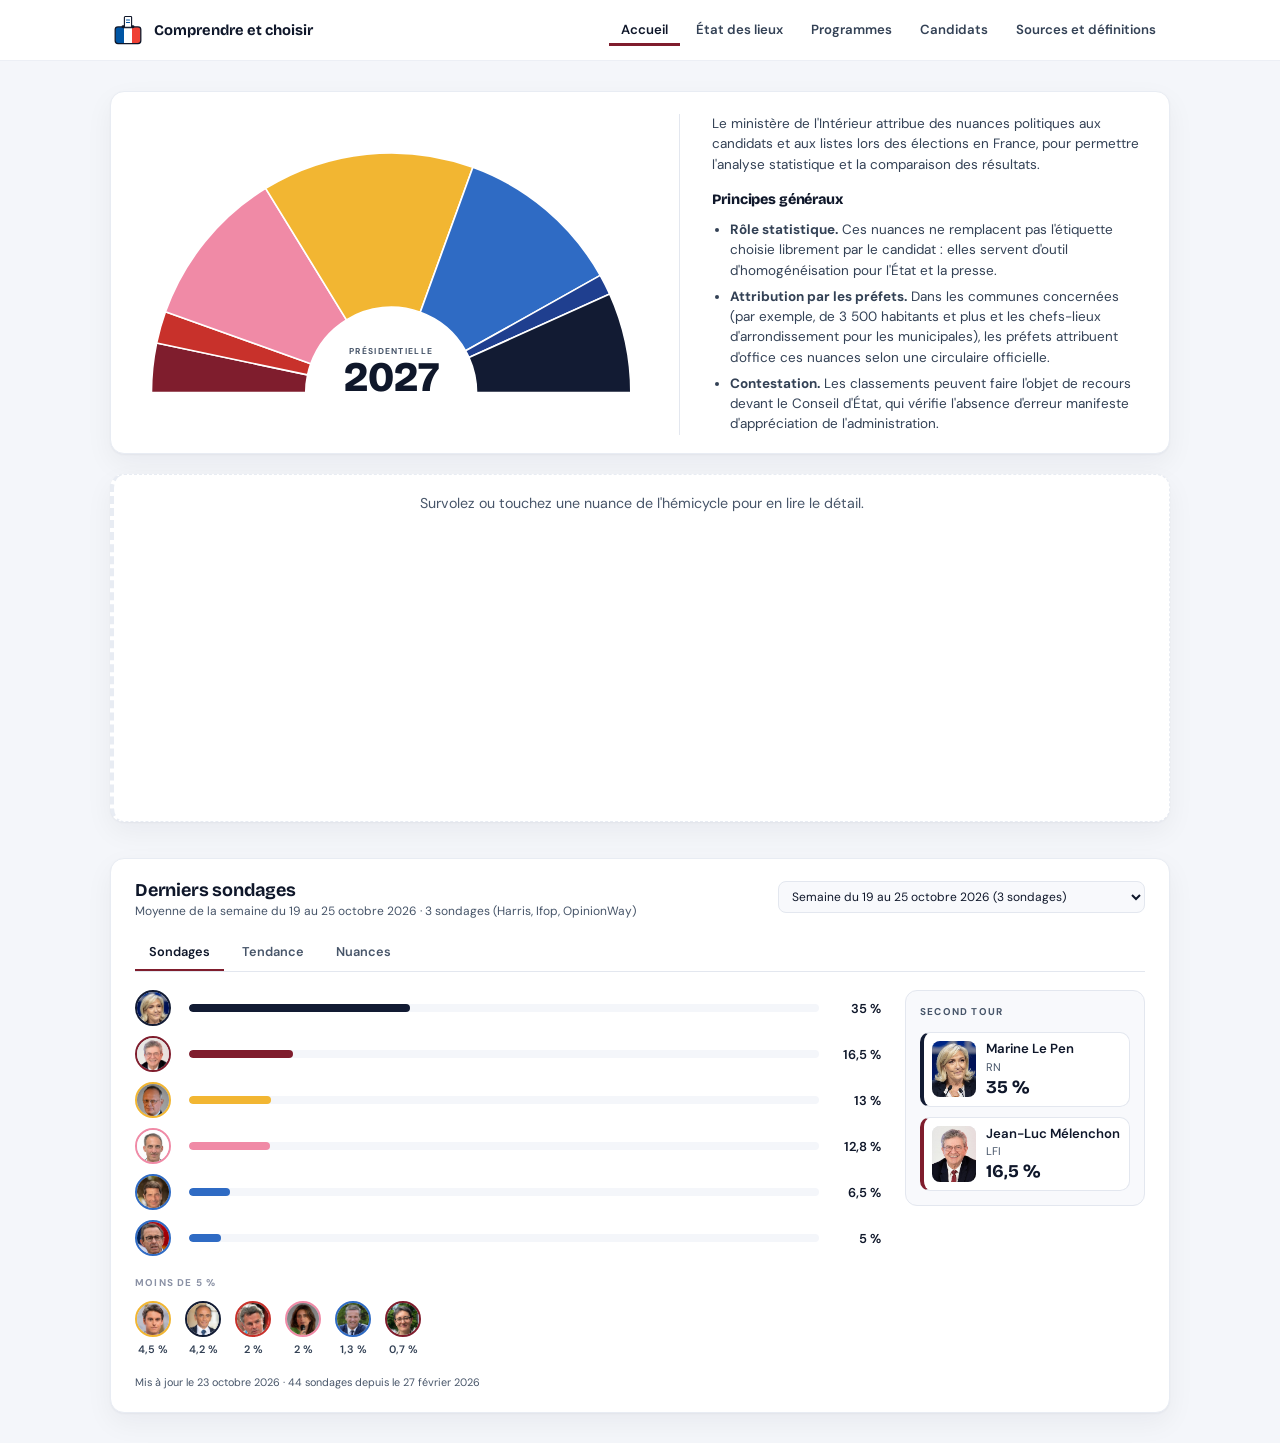
<file: index.html>
<!doctype html>
<html lang="fr">
<head>
<meta charset="utf-8">
<meta name="viewport" content="width=device-width, initial-scale=1">
<title>Nuances politiques selon le ministère de l'Intérieur</title>
<meta name="description" content="De l'extrême gauche à l'extrême droite : sept nuances expliquées, et les principaux partis placés sur un hémicycle. Présidentielle 2027.">
<meta name="theme-color" content="#F4F6FA">
<meta property="og:title" content="Nuances politiques selon le ministère de l'Intérieur">
<meta property="og:description" content="Le nuancier politique français, de l'extrême gauche à l'extrême droite. Présidentielle 2027.">
<meta property="og:type" content="website">
<meta property="og:locale" content="fr_FR">
<link rel="preconnect" href="https://fonts.googleapis.com">
<link rel="preconnect" href="https://fonts.gstatic.com" crossorigin>
<link rel="stylesheet" href="https://fonts.googleapis.com/css2?family=Bricolage+Grotesque:wght@600;800&family=DM+Sans:wght@400;500;700&display=swap">
<link rel="stylesheet" href="style.css">
<script>document.documentElement.classList.add("js")</script>
</head>
<body>
<header class="site-header">
  <div class="site-header-in">
    <a class="brand" href="index.html"><svg class="logo" viewBox="0 0 40 40" aria-hidden="true" focusable="false">
        <defs><clipPath id="urne"><rect x="4" y="16" width="32" height="21" rx="3.5"/></clipPath></defs>
        <g clip-path="url(#urne)"><rect x="4" y="16" width="11" height="21" fill="#0055A4"/><rect x="15" y="16" width="10" height="21" fill="#fff"/><rect x="25" y="16" width="11" height="21" fill="#EF4135"/></g>
        <rect x="4" y="16" width="32" height="21" rx="3.5" fill="none" stroke="#0F172A" stroke-width="1.6"/>
        <rect x="12" y="14.2" width="16" height="3.6" rx="1.8" fill="#0F172A"/>
        <path d="M15.5 16.5V4.2a1 1 0 0 1 1-1h7a1 1 0 0 1 1 1V16.5z" fill="#fff" stroke="#0F172A" stroke-width="1.4" stroke-linejoin="round"/>
        <path d="M18 7.5h4M18 10.5h4" stroke="#0055A4" stroke-width="1.3" stroke-linecap="round"/>
      </svg><span>Comprendre et choisir</span></a>
    <nav aria-label="Navigation principale">
      <a href="index.html" aria-current="page">Accueil</a>
      <a href="situation.html">État des lieux</a>
      <a href="programmes.html">Programmes</a>
      <a href="candidats.html">Candidats</a>
      <a href="sources.html">Sources et définitions</a>
    </nav>
  </div>
</header>
<main class="wrap">

<h1 class="sr">Nuances politiques selon le ministère de l'Intérieur</h1>

<section aria-labelledby="t-hemi">
  <h2 id="t-hemi" class="sr" style="position:absolute;width:1px;height:1px;overflow:hidden;clip:rect(0 0 0 0);white-space:nowrap">Hémicycle des sept nuances</h2>
  <div class="stage">
  <div class="hemi">
    <svg viewBox="110 30 780 400" role="img" aria-label="Hémicycle de sept secteurs colorés, de l'extrême gauche à gauche jusqu'à l'extrême droite à droite">
      <g class="sector" data-n="0" fill="#7F1D2D" tabindex="0" role="button" aria-label="Extrême gauche"><path d="M135.00 410.00A365 365 0 0 1 142.90 334.48L372.81 383.10A130 130 0 0 0 370.00 410.00Z"><title>Extrême gauche : 13,0 % des sièges classés à l'Assemblée, 0,3 % au Sénat</title></path></g>
      <g class="sector" data-n="1" fill="#C8312B" tabindex="0" role="button" aria-label="Gauche radicale"><path d="M142.90 334.48A365 365 0 0 1 156.36 286.97L377.61 366.18A130 130 0 0 0 372.81 383.10Z"><title>Gauche radicale : 3,1 % des sièges classés à l'Assemblée, 5,5 % au Sénat</title></path></g>
      <g class="sector" data-n="2" fill="#F08AA6" tabindex="0" role="button" aria-label="Gauche"><path d="M156.36 286.97A365 365 0 0 1 308.90 99.03L431.94 299.24A130 130 0 0 0 377.61 366.18Z"><title>Gauche : 19,6 % des sièges classés à l'Assemblée, 23,4 % au Sénat</title></path></g>
      <g class="sector" data-n="3" fill="#F2B632" tabindex="0" role="button" aria-label="Centre"><path d="M308.90 99.03A365 365 0 0 1 624.44 66.87L544.32 287.79A130 130 0 0 0 431.94 299.24Z"><title>Centre : 30,0 % des sièges classés à l'Assemblée, 28,6 % au Sénat</title></path></g>
      <g class="sector" data-n="4" fill="#2F6BC4" tabindex="0" role="button" aria-label="Droite"><path d="M624.44 66.87A365 365 0 0 1 818.40 231.54L613.40 346.44A130 130 0 0 0 544.32 287.79Z"><title>Droite : 8,7 % des sièges classés à l'Assemblée, 37,7 % au Sénat</title></path></g>
      <g class="sector" data-n="5" fill="#1F3F8F" tabindex="0" role="button" aria-label="Droite radicale"><path d="M818.40 231.54A365 365 0 0 1 832.74 259.97L618.51 356.57A130 130 0 0 0 613.40 346.44Z"><title>Droite radicale : 3,1 % des sièges classés à l'Assemblée, 0,0 % au Sénat</title></path></g>
      <g class="sector" data-n="6" fill="#121B33" tabindex="0" role="button" aria-label="Extrême droite"><path d="M832.74 259.97A365 365 0 0 1 865.00 410.00L630.00 410.00A130 130 0 0 0 618.51 356.57Z"><title>Extrême droite : 22,4 % des sièges classés à l'Assemblée, 4,6 % au Sénat</title></path></g>
      <text class="cap-svg" x="500" y="352" text-anchor="middle" font-family="'DM Sans', system-ui, sans-serif" font-size="13" font-weight="700" letter-spacing="2" fill="#475569">PRÉSIDENTIELLE</text>
      <text x="500" y="408" text-anchor="middle" font-family="'Bricolage Grotesque', 'DM Sans', sans-serif" font-size="64" font-weight="800" fill="#0F172A">2027</text>
    </svg>
    <div class="info collapsed">
      <h2 class="info-title" id="t-info"><button type="button" class="info-toggle" aria-expanded="false" aria-controls="info-body">Comment le ministère de l'Intérieur classe les candidats</button></h2>
      <div class="info-body" id="info-body">
      <p>Le ministère de l'Intérieur attribue des nuances politiques aux candidats et aux listes lors des élections en France, pour permettre l'analyse statistique et la comparaison des résultats.</p>
      <h3>Principes généraux</h3>
      <ul>
        <li><strong>Rôle statistique.</strong> Ces nuances ne remplacent pas l'étiquette choisie librement par le candidat : elles servent d'outil d'homogénéisation pour l'État et la presse.</li>
        <li><strong>Attribution par les préfets.</strong> Dans les communes concernées (par exemple, de 3 500 habitants et plus et les chefs-lieux d'arrondissement pour les municipales), les préfets attribuent d'office ces nuances selon une circulaire officielle.</li>
        <li><strong>Contestation.</strong> Les classements peuvent faire l'objet de recours devant le Conseil d'État, qui vérifie l'absence d'erreur manifeste d'appréciation de l'administration.</li>
      </ul>
      </div>
    </div>
  </div>

  <div class="detail" id="detail" aria-live="polite" aria-label="Détail de la nuance">

    <article class="def hint" hidden>
      <p>Survolez ou touchez une nuance de l'hémicycle pour en lire le détail.</p>
    </article>

    <article class="def" style="--k:var(--c1);--kt:var(--c1)">
      <h3>Extrême gauche</h3>
      <div class="blk">
        <h4>Définition</h4>
        <p class="definition">Veut rompre avec le capitalisme, souvent par la mobilisation sociale ou la révolution. Internationaliste, elle se méfie des institutions représentatives.</p>
      </div>
      <div class="blk">
        <h4>Classification du ministère de l'Intérieur</h4>
        <ul class="parties" aria-label="Partis">
        <li class="pi"><span class="party" title="Lutte ouvrière"><a href="https://www.lutte-ouvriere.org/" target="_blank" rel="noopener"><img src="logos/lo.svg" alt="Lutte ouvrière"></a></span><span class="code">EXG · LEXG</span></li>
        <li class="pi"><span class="party" title="Révolution permanente"><a href="https://www.revolutionpermanente.fr/" target="_blank" rel="noopener"><img src="logos/rp.png" alt="Révolution permanente"></a></span><span class="code">EXG · LEXG</span></li>
        <li class="pi"><span class="party" title="NPA – Révolutionnaires"><a href="https://www.npa-revolutionnaires.org/" target="_blank" rel="noopener"><img src="logos/npa.svg" alt="NPA – Révolutionnaires"></a></span><span class="code">EXG · LEXG</span></li>
        <li class="pi"><span class="party" title="NPA – L'Anticapitaliste"><a href="https://npa-lanticapitaliste.org/" target="_blank" rel="noopener"><img src="logos/npa-anticapitaliste.jpg" alt="NPA – L'Anticapitaliste"></a></span><span class="code">EXG · LEXG</span></li>
        <li class="pi"><span class="party" title="La France insoumise"><a href="https://lafranceinsoumise.fr/" target="_blank" rel="noopener"><img src="logos/lfi.svg" alt="La France insoumise"></a></span><span class="code">FI · LFI</span></li>
      </ul>
      <p class="debate"><strong>Contesté par LFI</strong>, dont le recours a été rejeté par le <a href="https://www.conseil-etat.fr/fr/arianeweb/CE/decision/2026-02-27/512694" target="_blank" rel="noopener">Conseil d'État le 27 février 2026</a>.</p>
      </div>
      <div class="blk candidates">
        <h4>Candidats</h4>
        <ul class="cands">
          <li class="cand"><a href="candidats.html#arthaud" aria-label="Fiche de Nathalie Arthaud"><span class="pic"><img class="photo" src="photos/arthaud.jpg" alt="Nathalie Arthaud"><img class="badge" src="logos/lo.svg" alt="Lutte ouvrière" title="Lutte ouvrière"></span><span class="name">Nathalie Arthaud</span></a></li>
          <li class="cand"><a href="candidats.html#kazib" aria-label="Fiche de Anasse Kazib"><span class="pic"><img class="photo" src="photos/kazib.jpg" alt="Anasse Kazib"><img class="badge" src="logos/rp.png" alt="Révolution permanente" title="Révolution permanente"></span><span class="name">Anasse Kazib</span></a></li>
          <li class="cand"><a href="candidats.html#labib" aria-label="Fiche de Selma Labib"><span class="pic"><img class="photo" src="photos/labib.jpg" alt="Selma Labib"><img class="badge" src="logos/npa.svg" alt="NPA – Révolutionnaires" title="NPA – Révolutionnaires"></span><span class="name">Selma Labib</span></a></li>
          <li class="cand"><a href="candidats.html#melenchon" aria-label="Fiche de Jean-Luc Mélenchon"><span class="pic"><img class="photo" src="photos/melenchon.jpg" alt="Jean-Luc Mélenchon"><img class="badge" src="logos/lfi.svg" alt="La France insoumise" title="La France insoumise"></span><span class="name">Jean-Luc Mélenchon</span></a></li>
        </ul>
      </div>
    </article>

    <article class="def" style="--k:var(--c2);--kt:var(--c2)">
      <h3>Gauche radicale</h3>
      <div class="blk">
        <h4>Définition</h4>
        <p class="definition">Veut transformer l'économie en profondeur (partage des richesses, services publics, planification écologique), mais par les urnes et dans le cadre des institutions.</p>
      </div>
      <div class="blk">
        <h4>Classification du ministère de l'Intérieur</h4>
        <ul class="parties" aria-label="Partis">
        <li class="pi"><span class="party" title="Parti communiste français"><a href="https://www.pcf.fr/" target="_blank" rel="noopener"><img src="logos/pcf.svg" alt="Parti communiste français"></a></span><span class="code">COM · LCOM</span></li>
      </ul>
      </div>
      <div class="blk candidates">
        <h4>Candidats</h4>
        <ul class="cands">
          <li class="cand"><a href="candidats.html#roussel" aria-label="Fiche de Fabien Roussel"><span class="pic"><img class="photo" src="photos/roussel.jpg" alt="Fabien Roussel"><img class="badge" src="logos/pcf.svg" alt="Parti communiste français" title="Parti communiste français"></span><span class="name">Fabien Roussel</span></a></li>
        </ul>
      </div>
    </article>

    <article class="def" style="--k:var(--c3);--kt:#D4527A">
      <h3>Gauche</h3>
      <div class="blk">
        <h4>Définition</h4>
        <p class="definition">Réformiste : social-démocratie et écologie politique. Redistribution, protection sociale et transition écologique, dans une économie de marché régulée.</p>
      </div>
      <div class="blk">
        <h4>Classification du ministère de l'Intérieur</h4>
        <ul class="parties" aria-label="Partis">
        <li class="pi"><span class="party" title="Parti socialiste"><a href="https://www.parti-socialiste.fr/" target="_blank" rel="noopener"><img src="logos/ps.png" alt="Parti socialiste"></a></span><span class="code">SOC · LSOC</span></li>
        <li class="pi"><span class="party" title="Les Écologistes"><a href="https://www.lesecologistes.fr/" target="_blank" rel="noopener"><img src="logos/ecologistes.svg" alt="Les Écologistes"></a></span><span class="code">VEC · LVEC</span></li>
        <li class="pi"><span class="party" title="Place publique"><a href="https://place-publique.eu/" target="_blank" rel="noopener"><img src="logos/pp.svg" alt="Place publique"></a></span><span class="code">PLP · LDVG</span></li>
        <li class="pi"><span class="party" title="Génération.s"><a href="https://www.generation-s.fr/" target="_blank" rel="noopener"><img src="logos/generations.svg" alt="Génération.s"></a></span><span class="code">GEN · LDVG</span></li>
        <li class="pi"><span class="party" title="Parti radical de gauche"><a href="https://www.partiradicaldegauche.fr/" target="_blank" rel="noopener"><img src="logos/prg.svg" alt="Parti radical de gauche"></a></span><span class="code">RDG · LDVG</span></li>
      </ul>
      </div>
      <div class="blk candidates">
        <h4>Candidats</h4>
        <ul class="cands">
          <li class="cand"><a href="candidats.html#glucksmann" aria-label="Fiche de Raphaël Glucksmann"><span class="pic"><img class="photo" src="photos/glucksmann.jpg" alt="Raphaël Glucksmann"><img class="badge" src="logos/pp.svg" alt="Place publique" title="Place publique"></span><span class="name">Raphaël Glucksmann</span></a></li>
          <li class="cand"><a href="candidats.html#bouamrane" aria-label="Fiche de Karim Bouamrane"><span class="pic"><img class="photo" src="photos/bouamrane.jpg" alt="Karim Bouamrane"><img class="badge" src="logos/ps.png" alt="Parti socialiste" title="Parti socialiste"></span><span class="name">Karim Bouamrane</span></a></li>
          <li class="cand"><a href="candidats.html#tondelier" aria-label="Fiche de Marine Tondelier"><span class="pic"><img class="photo" src="photos/tondelier.jpg" alt="Marine Tondelier"><img class="badge" src="logos/ecologistes.svg" alt="Les Écologistes" title="Les Écologistes"></span><span class="name">Marine Tondelier</span></a></li>
        </ul>
      </div>
    </article>

    <article class="def" style="--k:var(--c4);--kt:#B7860B">
      <h3>Centre</h3>
      <div class="blk">
        <h4>Définition</h4>
        <p class="definition">Mêle libéralisme économique et ouverture sur les questions de société. Cherche le compromis entre les deux camps et défend l'intégration européenne.</p>
      </div>
      <div class="blk">
        <h4>Classification du ministère de l'Intérieur</h4>
        <ul class="parties" aria-label="Partis">
        <li class="pi"><span class="party" title="Renaissance"><a href="https://parti-renaissance.fr/" target="_blank" rel="noopener"><img src="logos/renaissance.svg" alt="Renaissance"></a></span><span class="code">REN · LREN</span></li>
        <li class="pi"><span class="party" title="Mouvement démocrate"><a href="https://www.mouvementdemocrate.fr/" target="_blank" rel="noopener"><img src="logos/modem.svg" alt="Mouvement démocrate"></a></span><span class="code">MDM · LMDM</span></li>
        <li class="pi"><span class="party" title="Horizons"><a href="https://horizonsleparti.fr/" target="_blank" rel="noopener"><img src="logos/horizons.svg" alt="Horizons"></a></span><span class="code">HOR · LHOR</span></li>
        <li class="pi"><span class="party" title="Union des démocrates et indépendants"><a href="https://parti-udi.fr/" target="_blank" rel="noopener"><img src="logos/udi.svg" alt="Union des démocrates et indépendants"></a></span><span class="code">UDI · LUDI</span></li>
      </ul>
      </div>
      <div class="blk candidates">
        <h4>Candidats</h4>
        <ul class="cands">
          <li class="cand"><a href="candidats.html#philippe" aria-label="Fiche de Édouard Philippe"><span class="pic"><img class="photo" src="photos/philippe.jpg" alt="Édouard Philippe"><img class="badge" src="logos/horizons.svg" alt="Horizons" title="Horizons"></span><span class="name">Édouard Philippe</span></a></li>
          <li class="cand"><a href="candidats.html#attal" aria-label="Fiche de Gabriel Attal"><span class="pic"><img class="photo" src="photos/attal.jpg" alt="Gabriel Attal"><img class="badge" src="logos/renaissance.svg" alt="Renaissance" title="Renaissance"></span><span class="name">Gabriel Attal</span></a></li>
        </ul>
      </div>
    </article>

    <article class="def" style="--k:var(--c5);--kt:var(--c5)">
      <h3>Droite</h3>
      <div class="blk">
        <h4>Définition</h4>
        <p class="definition">Attachée à l'ordre, à l'autorité, à l'entreprise et à la maîtrise de la dépense publique. Conservatrice sur les valeurs, mais pleinement dans le cadre républicain.</p>
      </div>
      <div class="blk">
        <h4>Classification du ministère de l'Intérieur</h4>
        <ul class="parties" aria-label="Partis">
        <li class="pi"><span class="party" title="Les Républicains"><a href="https://republicains.fr/" target="_blank" rel="noopener"><img src="logos/lr.svg" alt="Les Républicains"></a></span><span class="code">LR · LLR</span></li>
        <li class="pi"><span class="party" title="Debout la France"><a href="https://www.debout-la-france.fr/" target="_blank" rel="noopener"><img src="logos/dlf.png" alt="Debout la France"></a></span><span class="code">DSV · LDSV</span></li>
        <li class="pi"><span class="party" title="Nouvelle Énergie"><a href="https://www.unenouvelleenergie.fr/" target="_blank" rel="noopener"><img src="logos/nouvelle-energie.png" alt="Nouvelle Énergie"></a></span><span class="code">DVD · LDVD</span></li>
      </ul>
      </div>
      <div class="blk candidates">
        <h4>Candidats</h4>
        <ul class="cands">
          <li class="cand"><a href="candidats.html#retailleau" aria-label="Fiche de Bruno Retailleau"><span class="pic"><img class="photo" src="photos/retailleau.jpg" alt="Bruno Retailleau"><img class="badge" src="logos/lr.svg" alt="Les Républicains" title="Les Républicains"></span><span class="name">Bruno Retailleau</span></a></li>
          <li class="cand"><a href="candidats.html#lisnard" aria-label="Fiche de David Lisnard"><span class="pic"><img class="photo" src="photos/lisnard.jpg" alt="David Lisnard"><img class="badge" src="logos/nouvelle-energie.png" alt="Nouvelle Énergie" title="Nouvelle Énergie"></span><span class="name">David Lisnard</span></a></li>
          <li class="cand"><a href="candidats.html#dupontaignan" aria-label="Fiche de Nicolas Dupont-Aignan"><span class="pic"><img class="photo" src="photos/dupontaignan.jpg" alt="Nicolas Dupont-Aignan"><img class="badge" src="logos/dlf.png" alt="Debout la France" title="Debout la France"></span><span class="name">Nicolas Dupont-Aignan</span></a></li>
        </ul>
      </div>
    </article>

    <article class="def" style="--k:var(--c6);--kt:var(--c6)">
      <h3>Droite radicale</h3>
      <div class="blk">
        <h4>Définition</h4>
        <p class="definition">Plus dure que la droite classique sur l'immigration, la sécurité et l'identité nationale, et prête à rompre avec elle. La frontière avec l'extrême droite est discutée.</p>
      </div>
      <div class="blk">
        <h4>Classification du ministère de l'Intérieur</h4>
        <ul class="parties" aria-label="Partis">
        <li class="pi"><span class="party" title="Union des droites pour la République"><a href="https://www.udr.fr/" target="_blank" rel="noopener"><img src="logos/udr.svg" alt="Union des droites pour la République"></a></span><span class="code">UDR · LUDR</span></li>
      </ul>
      <p class="debate"><strong>Contesté par l'UDR</strong>, dont le recours a été rejeté par le <a href="https://www.conseil-etat.fr/fr/arianeweb/CE/decision/2026-02-27/512694" target="_blank" rel="noopener">Conseil d'État le 27 février 2026</a>.</p>
      </div>
      <div class="blk candidates">
        <h4>Candidats</h4>
        <p class="nocand">Aucun candidat déclaré à ce jour.</p>
      </div>
    </article>

    <article class="def" style="--k:var(--c7);--kt:var(--c7)">
      <h3>Extrême droite</h3>
      <div class="blk">
        <h4>Définition</h4>
        <p class="definition">Nationalisme affirmé : priorité nationale, vision identitaire de la nation, hostilité à l'immigration, État fort.</p>
      </div>
      <div class="blk">
        <h4>Classification du ministère de l'Intérieur</h4>
        <ul class="parties" aria-label="Partis">
        <li class="pi"><span class="party" title="Union des droites pour la République"><a href="https://www.udr.fr/" target="_blank" rel="noopener"><img src="logos/udr.svg" alt="Union des droites pour la République"></a></span><span class="code">UDR · LUDR</span></li>
        <li class="pi"><span class="party" title="Rassemblement national"><a href="https://rassemblementnational.fr/" target="_blank" rel="noopener"><img src="logos/rn.svg" alt="Rassemblement national"></a></span><span class="code">RN · LRN</span></li>
        <li class="pi"><span class="party" title="Reconquête"><a href="https://www.parti-reconquete.fr/" target="_blank" rel="noopener"><img src="logos/reconquete.svg" alt="Reconquête"></a></span><span class="code">REC · LREC</span></li>
      </ul>
      <p class="debate"><strong>Contesté par le RN</strong>, dont le recours a été rejeté par le <a href="https://www.conseil-etat.fr/fr/arianeweb/CE/decision/2024-03-11/488378" target="_blank" rel="noopener">Conseil d'État le 11 mars 2024</a>.</p>
      </div>
      <div class="blk candidates">
        <h4>Candidats</h4>
        <ul class="cands">
          <li class="cand"><a href="candidats.html#lepen" aria-label="Fiche de Marine Le Pen"><span class="pic"><img class="photo" src="photos/lepen.jpg" alt="Marine Le Pen"><img class="badge" src="logos/rn.svg" alt="Rassemblement national" title="Rassemblement national"></span><span class="name">Marine Le Pen</span></a></li>
          <li class="cand"><a href="candidats.html#zemmour" aria-label="Fiche de Éric Zemmour"><span class="pic"><img class="photo" src="photos/zemmour.jpg" alt="Éric Zemmour"><img class="badge" src="logos/reconquete.svg" alt="Reconquête" title="Reconquête"></span><span class="name">Éric Zemmour</span></a></li>
        </ul>
      </div>
    </article>

  </div>
  </div>

</section>

<section class="polls" aria-labelledby="t-polls">
  <div class="polls-head">
    <div>
      <h2 id="t-polls">Derniers sondages</h2>
      <p class="polls-sub" id="polls-sub"></p>
    </div>
    <select id="polls-week" aria-label="Semaine"></select>
  </div>
  <div class="tabs" role="tablist" aria-label="Affichage des sondages">
    <button type="button" role="tab" id="tab-b-sondages" aria-controls="panel-sondages" aria-selected="true" data-tab="sondages">Sondages</button>
    <button type="button" role="tab" id="tab-b-tendance" aria-controls="panel-tendance" aria-selected="false" tabindex="-1" data-tab="tendance">Tendance</button>
    <button type="button" role="tab" id="tab-b-nuances" aria-controls="panel-nuances" aria-selected="false" tabindex="-1" data-tab="nuances">Nuances</button>
  </div>
  <div id="panel-sondages" role="tabpanel" aria-labelledby="tab-b-sondages">
    <div class="polls-main">
      <div class="polls-left">
        <ol class="bars" id="bars"></ol>
        <div class="low" id="low" hidden>
          <h3 id="t-low">Moins de 5 %</h3>
          <ul class="low-list" id="low-list"></ul>
        </div>
      </div>
      <aside class="runoff" id="runoff" aria-labelledby="t-runoff"></aside>
    </div>
  </div>
  <div id="panel-tendance" role="tabpanel" aria-labelledby="tab-b-tendance" hidden>
    <div class="chart" id="chart"></div>
    <ul class="chips" id="chips" aria-label="Candidats affichés"></ul>
  </div>
  <div id="panel-nuances" role="tabpanel" aria-labelledby="tab-b-nuances" hidden>
    <div class="stack" id="stack" role="img"></div>
    <div class="groups" id="groups"></div>
  </div>
  <p class="polls-meta" id="polls-meta"></p>
</section>

</main>
<script src="script.js" defer></script>
<script src="sondages.js" defer></script>
</body>
</html>
</file>
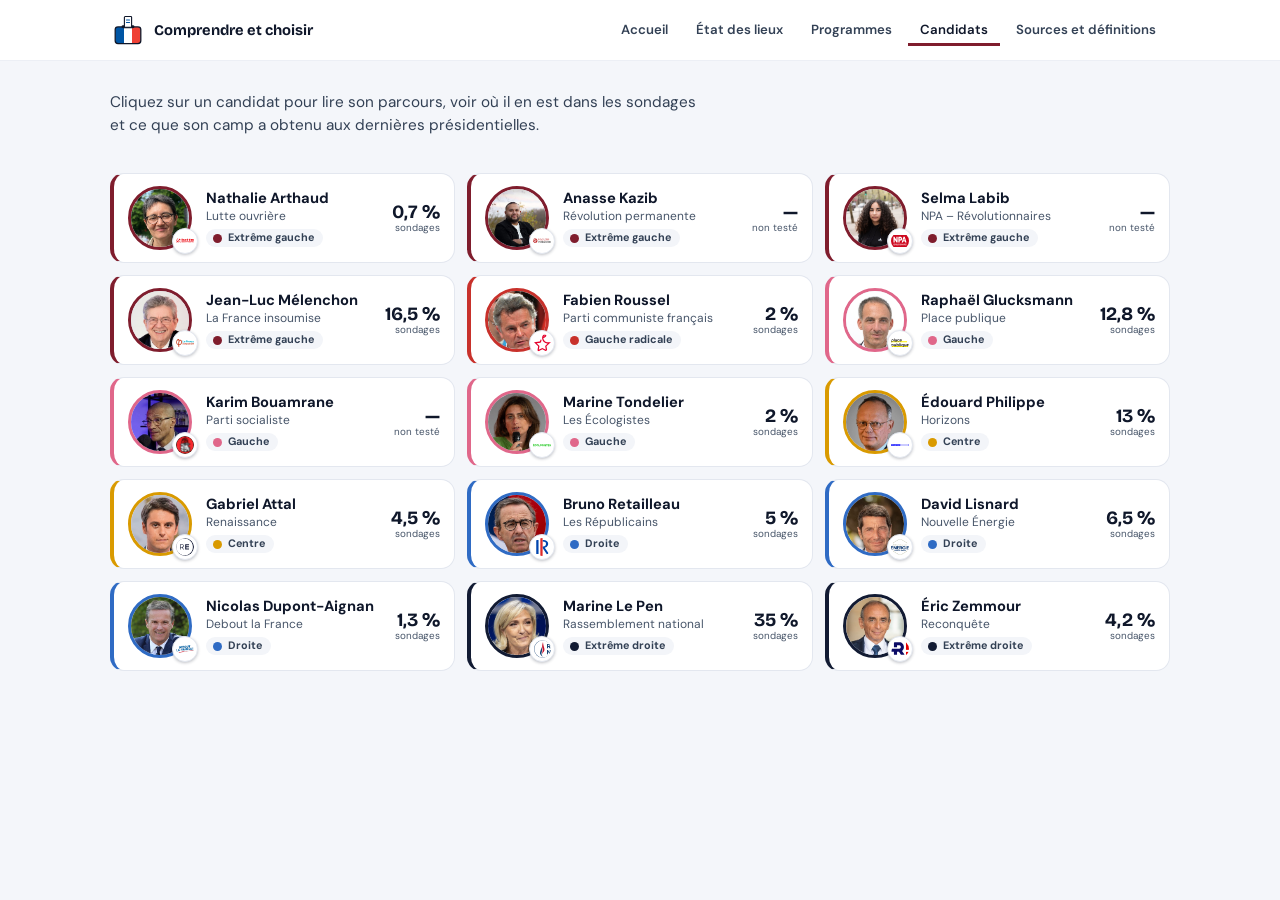
<file: candidats.html>
<!doctype html>
<html lang="fr">
<head>
<meta charset="utf-8">
<meta name="viewport" content="width=device-width, initial-scale=1">
<title>Les candidats · Comprendre et choisir</title>
<meta name="description" content="Fiches des candidats à la présidentielle 2027 : parcours politique, parti et nuance, sondages et résultats aux dernières présidentielles.">
<meta name="theme-color" content="#F4F6FA">
<link rel="preconnect" href="https://fonts.googleapis.com">
<link rel="preconnect" href="https://fonts.gstatic.com" crossorigin>
<link rel="stylesheet" href="https://fonts.googleapis.com/css2?family=Bricolage+Grotesque:wght@600;800&family=DM+Sans:wght@400;500;700&display=swap">
<link rel="stylesheet" href="style.css">
</head>
<body>
<header class="site-header">
  <div class="site-header-in">
    <a class="brand" href="index.html"><svg class="logo" viewBox="0 0 40 40" aria-hidden="true" focusable="false">
        <defs><clipPath id="urne"><rect x="4" y="16" width="32" height="21" rx="3.5"/></clipPath></defs>
        <g clip-path="url(#urne)"><rect x="4" y="16" width="11" height="21" fill="#0055A4"/><rect x="15" y="16" width="10" height="21" fill="#fff"/><rect x="25" y="16" width="11" height="21" fill="#EF4135"/></g>
        <rect x="4" y="16" width="32" height="21" rx="3.5" fill="none" stroke="#0F172A" stroke-width="1.6"/>
        <rect x="12" y="14.2" width="16" height="3.6" rx="1.8" fill="#0F172A"/>
        <path d="M15.5 16.5V4.2a1 1 0 0 1 1-1h7a1 1 0 0 1 1 1V16.5z" fill="#fff" stroke="#0F172A" stroke-width="1.4" stroke-linejoin="round"/>
        <path d="M18 7.5h4M18 10.5h4" stroke="#0055A4" stroke-width="1.3" stroke-linecap="round"/>
      </svg><span>Comprendre et choisir</span></a>
    <nav aria-label="Navigation principale">
      <a href="index.html">Accueil</a>
      <a href="situation.html">État des lieux</a>
      <a href="programmes.html">Programmes</a>
      <a href="candidats.html" aria-current="page">Candidats</a>
      <a href="sources.html">Sources et définitions</a>
    </nav>
  </div>
</header>
<main class="wrap">

<h1 class="sr">Les candidats</h1>
<p class="cd-intro">Cliquez sur un candidat pour lire son parcours, voir où il en est dans les sondages et ce que son camp a obtenu aux dernières présidentielles.</p>

<ul class="cd-grid" id="cd-grid" aria-label="Candidats"></ul>

</main>

<div class="drawer-overlay" id="overlay" hidden></div>
<aside class="drawer drawer-wide" id="drawer" role="dialog" aria-modal="true" aria-labelledby="d-title" hidden>
  <div class="drawer-head">
    <span class="drawer-theme">Fiche candidat</span>
    <button type="button" class="drawer-close" id="d-close" aria-label="Fermer">×</button>
  </div>
  <div class="drawer-body">
    <div class="cd-id">
      <img class="cd-photo" id="d-photo" alt="">
      <div class="cd-id-text">
        <h2 id="d-title"></h2>
        <p class="cd-born" id="d-born"></p>
        <div class="cd-party" id="d-party"></div>
      </div>
    </div>
    <div class="cd-poll" id="d-poll"></div>
    <div class="tabs" role="tablist" aria-label="Sections de la fiche">
      <button type="button" role="tab" id="tab-bio" aria-controls="panel-bio" aria-selected="true" data-tab="bio">Parcours</button>
      <button type="button" role="tab" id="tab-pres" aria-controls="panel-pres" aria-selected="false" tabindex="-1" data-tab="pres">Présidentielles</button>
    </div>
    <div id="panel-bio" role="tabpanel" aria-labelledby="tab-bio"></div>
    <div id="panel-pres" role="tabpanel" aria-labelledby="tab-pres" hidden></div>
  </div>
</aside>

<script src="candidats.js" defer></script>
</body>
</html>
</file>
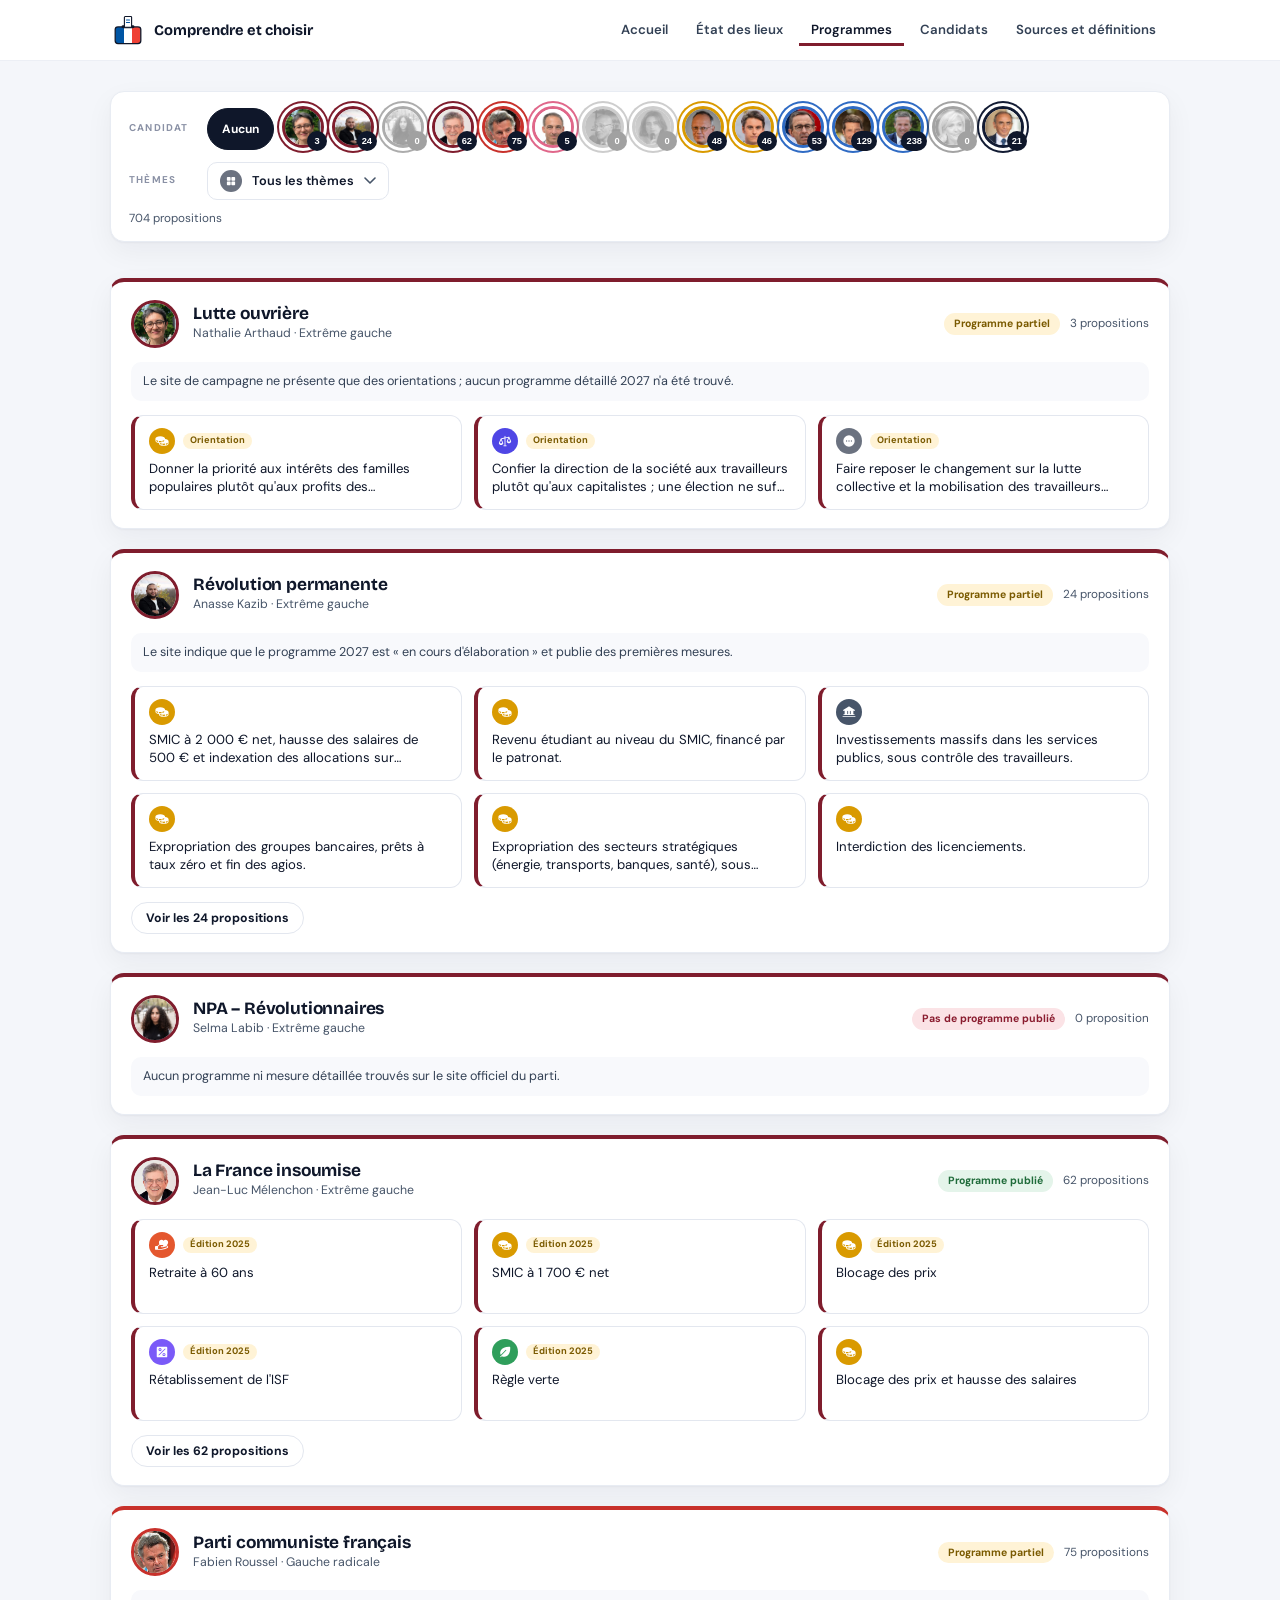
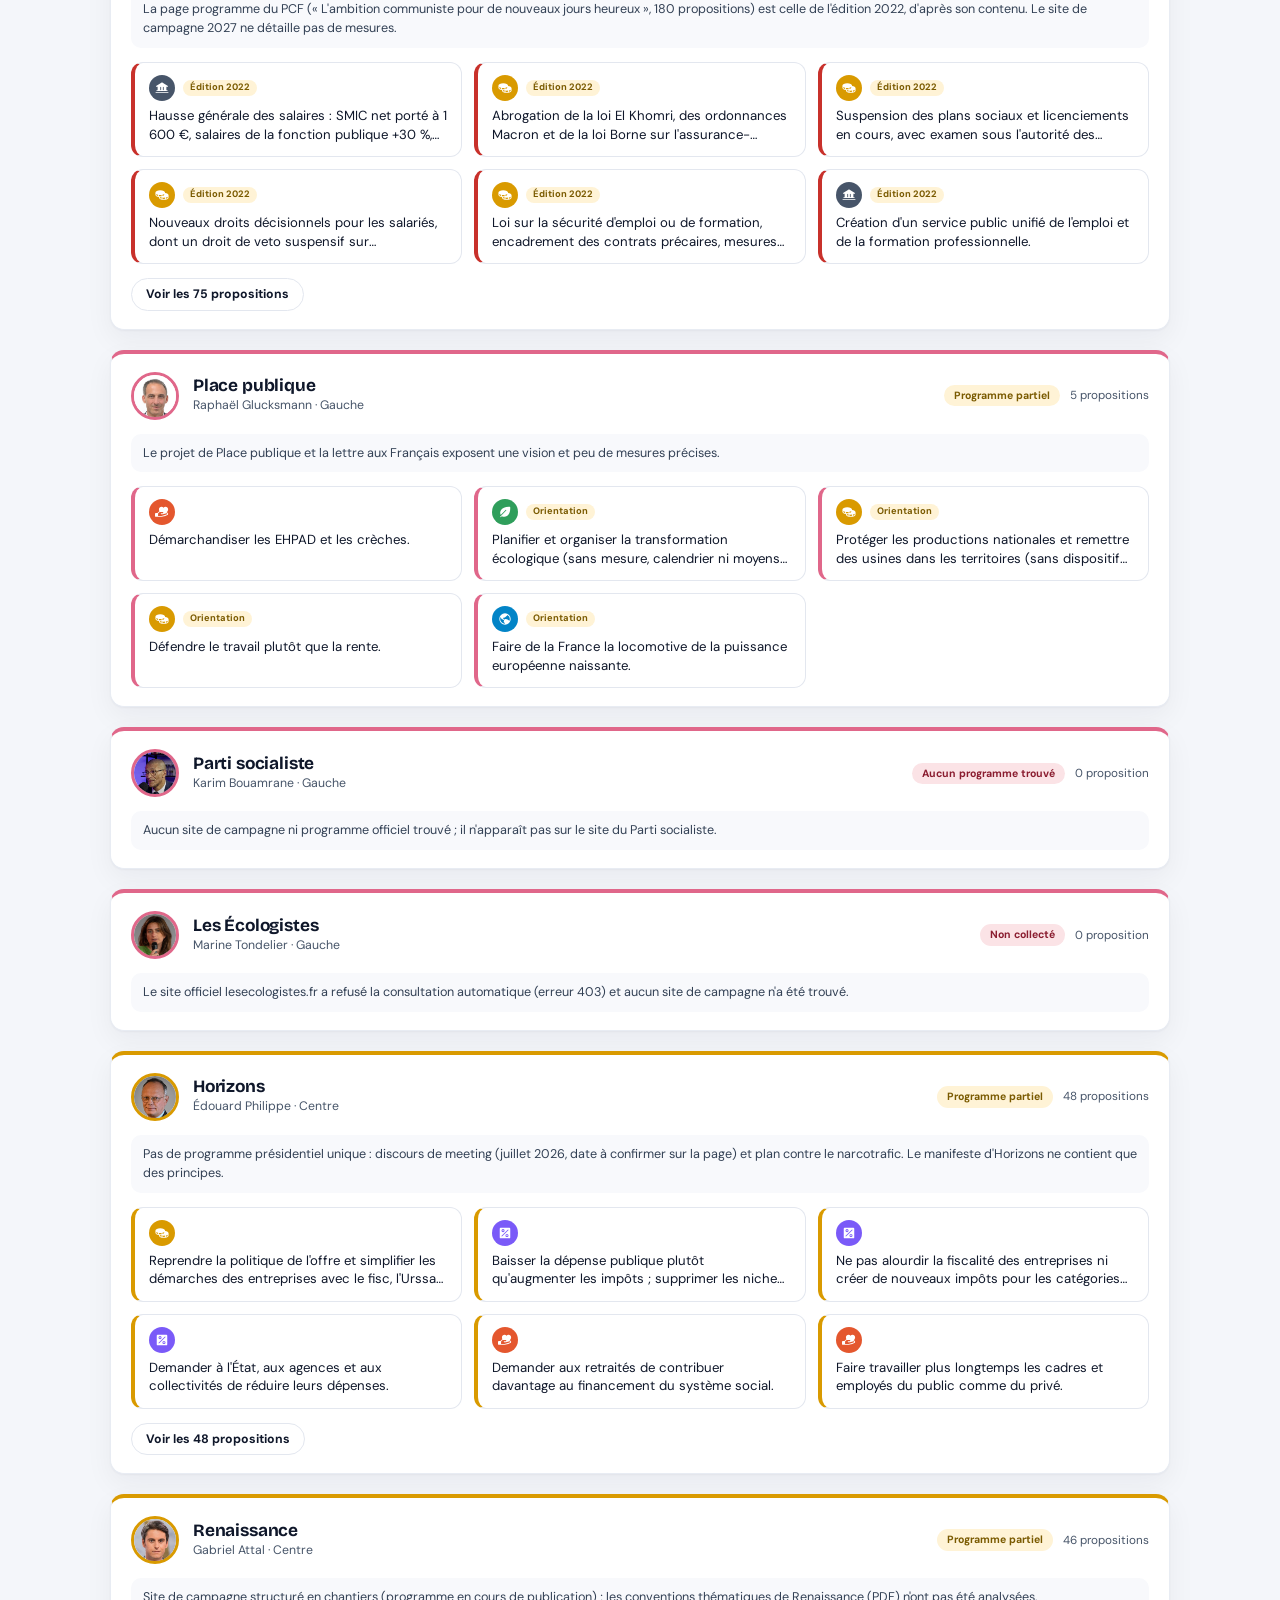
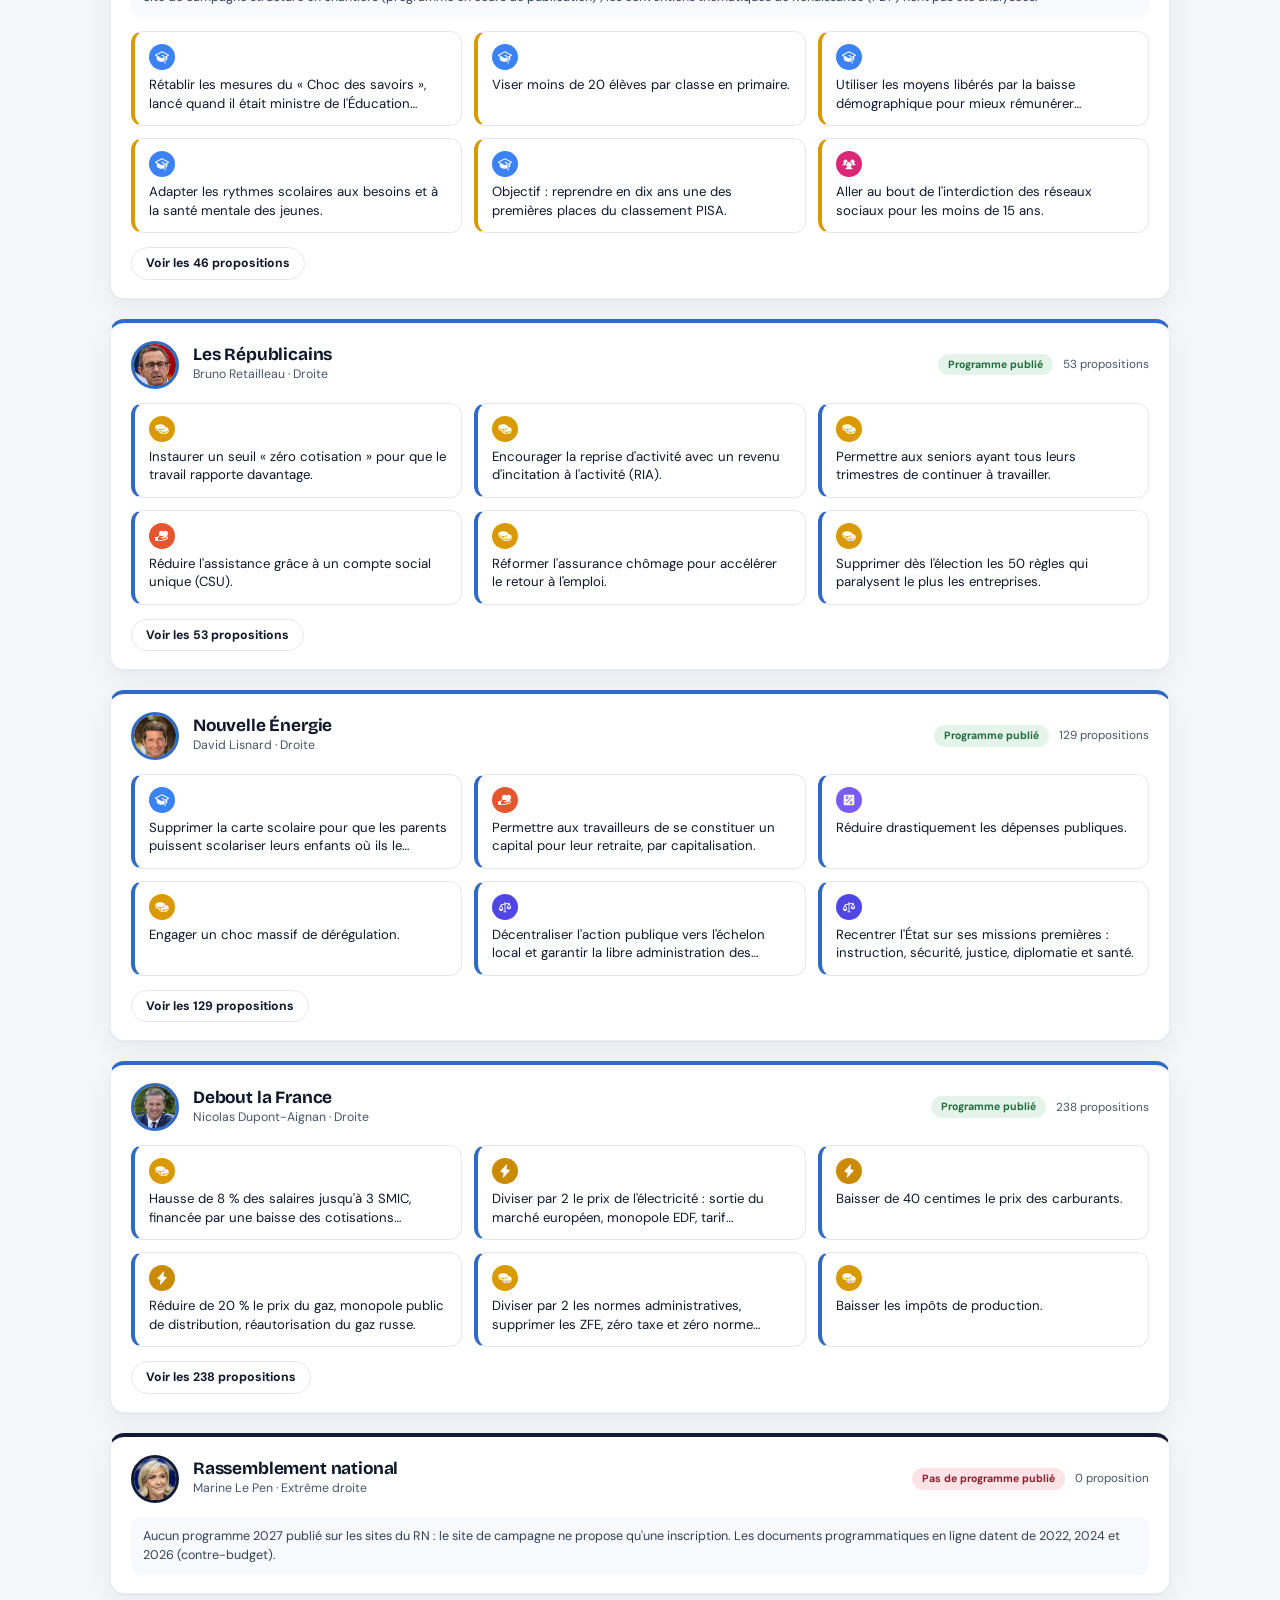
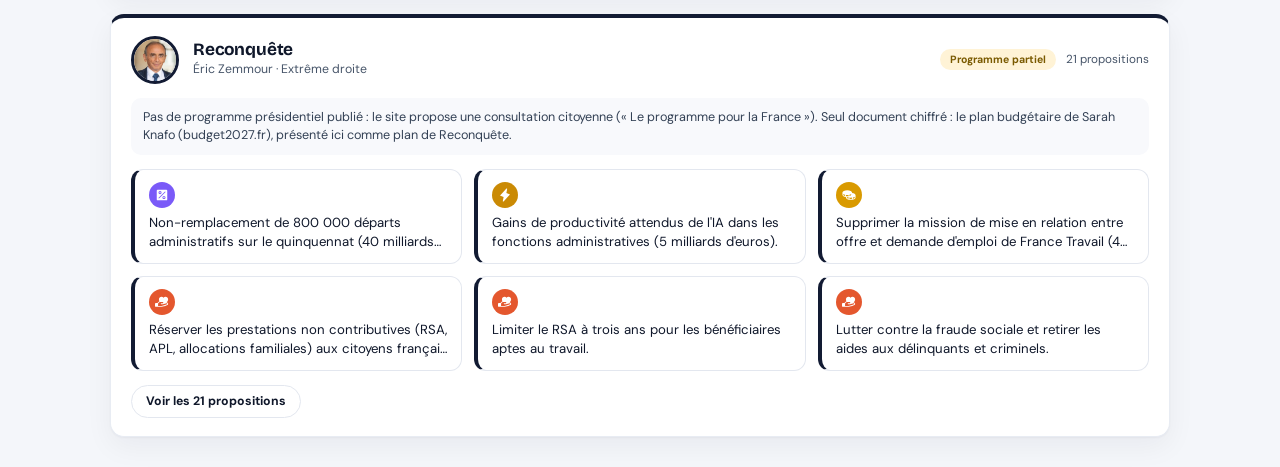
<file: programmes.html>
<!doctype html>
<html lang="fr">
<head>
<meta charset="utf-8">
<meta name="viewport" content="width=device-width, initial-scale=1">
<title>Programmes des candidats · Comprendre et choisir</title>
<meta name="theme-color" content="#F4F6FA">
<link rel="preconnect" href="https://fonts.googleapis.com">
<link rel="preconnect" href="https://fonts.gstatic.com" crossorigin>
<link rel="stylesheet" href="https://fonts.googleapis.com/css2?family=Bricolage+Grotesque:wght@600;800&family=DM+Sans:wght@400;500;700&display=swap">
<link rel="stylesheet" href="style.css">
</head>
<body>
<header class="site-header">
  <div class="site-header-in">
    <a class="brand" href="index.html"><svg class="logo" viewBox="0 0 40 40" aria-hidden="true" focusable="false">
        <defs><clipPath id="urne"><rect x="4" y="16" width="32" height="21" rx="3.5"/></clipPath></defs>
        <g clip-path="url(#urne)"><rect x="4" y="16" width="11" height="21" fill="#0055A4"/><rect x="15" y="16" width="10" height="21" fill="#fff"/><rect x="25" y="16" width="11" height="21" fill="#EF4135"/></g>
        <rect x="4" y="16" width="32" height="21" rx="3.5" fill="none" stroke="#0F172A" stroke-width="1.6"/>
        <rect x="12" y="14.2" width="16" height="3.6" rx="1.8" fill="#0F172A"/>
        <path d="M15.5 16.5V4.2a1 1 0 0 1 1-1h7a1 1 0 0 1 1 1V16.5z" fill="#fff" stroke="#0F172A" stroke-width="1.4" stroke-linejoin="round"/>
        <path d="M18 7.5h4M18 10.5h4" stroke="#0055A4" stroke-width="1.3" stroke-linecap="round"/>
      </svg><span>Comprendre et choisir</span></a>
    <nav aria-label="Navigation principale">
      <a href="index.html">Accueil</a>
      <a href="situation.html">État des lieux</a>
      <a href="programmes.html" aria-current="page">Programmes</a>
      <a href="candidats.html">Candidats</a>
      <a href="sources.html">Sources et définitions</a>
    </nav>
  </div>
</header>
<main class="wrap">

<h1 class="sr">Programmes des candidats</h1>

<section class="pf" aria-label="Filtres">
  <div class="pf-row">
    <span class="pf-label" id="l-cand">Candidat</span>
    <ul class="pf-cands" id="f-cands" aria-labelledby="l-cand"></ul>
  </div>
  <div class="pf-row">
    <span class="pf-label" id="l-theme">Thèmes</span>
    <div class="pf-combo" id="f-combo"></div>
  </div>
  <p class="pf-count" id="pf-count" aria-live="polite"></p>
</section>

<div id="parties"></div>

</main>

<div class="drawer-overlay" id="overlay" hidden></div>
<aside class="drawer" id="drawer" role="dialog" aria-modal="true" aria-labelledby="d-title" hidden>
  <div class="drawer-head">
    <span class="drawer-theme" id="d-theme"></span>
    <button type="button" class="drawer-close" id="d-close" aria-label="Fermer">×</button>
  </div>
  <div class="drawer-body">
    <h2 id="d-title"></h2>
    <div class="drawer-badges" id="d-badges"></div>
    <div class="drawer-who" id="d-who"></div>
    <a class="drawer-source" id="d-source" target="_blank" rel="noopener"></a>
    <p class="drawer-note" id="d-note" hidden></p>
    <p class="drawer-amount" id="d-amount" hidden></p>
    <section class="drawer-cost" id="d-cost" hidden>
      <h3>Chiffrage et réalisme</h3>
      <p class="dc-amount" id="dc-amount"></p>
      <p class="dc-real"><span class="dc-level" id="dc-level"></span><span id="dc-text"></span></p>
      <ul class="dc-src" id="dc-src"></ul>
    </section>
    <div class="drawer-links" id="d-links" hidden>
      <div class="dl" id="d-sim" hidden><h3>Position proche</h3><div class="dl-list"></div></div>
      <div class="dl" id="d-opp" hidden><h3>Position opposée</h3><div class="dl-list"></div></div>
    </div>
    <div class="drawer-more" id="d-more" hidden>
      <h3>Autres propositions du même thème</h3>
      <ul id="d-more-list"></ul>
    </div>
  </div>
</aside>

<script src="programmes.js" defer></script>
</body>
</html>
</file>
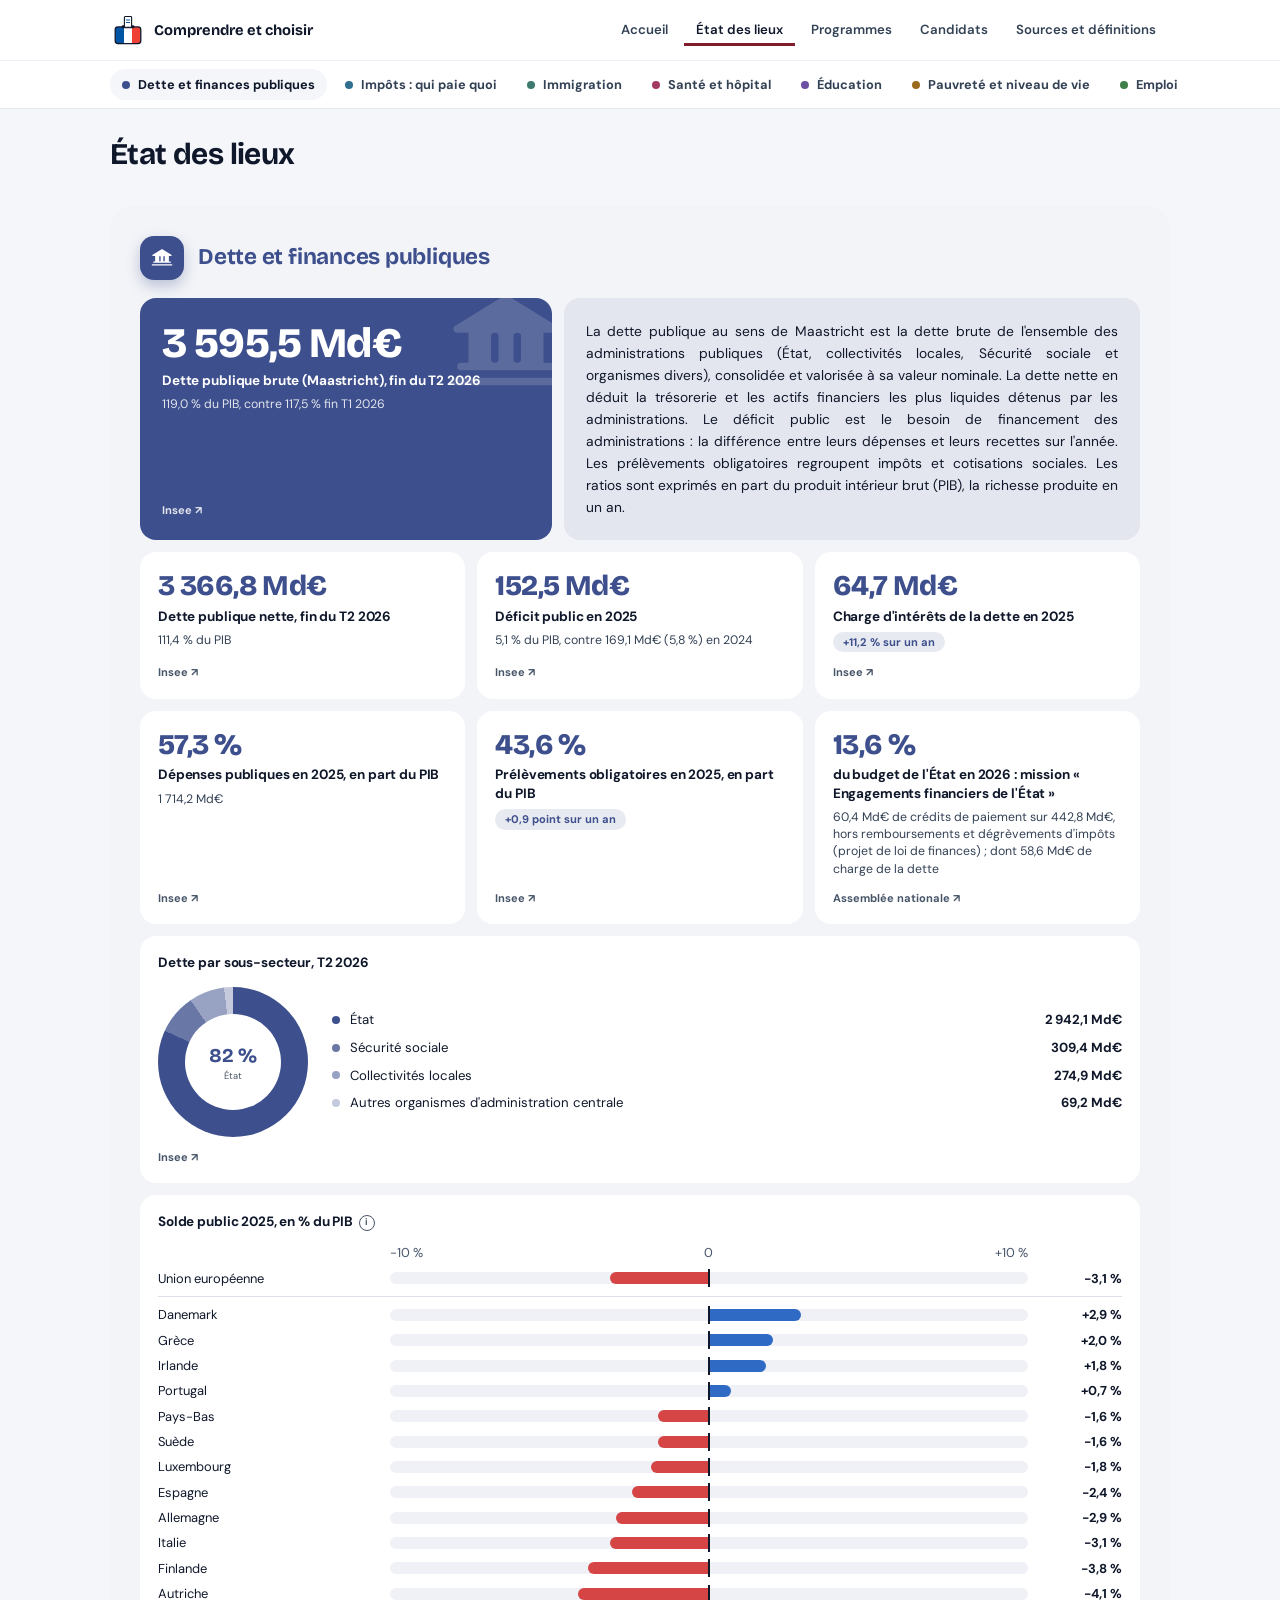
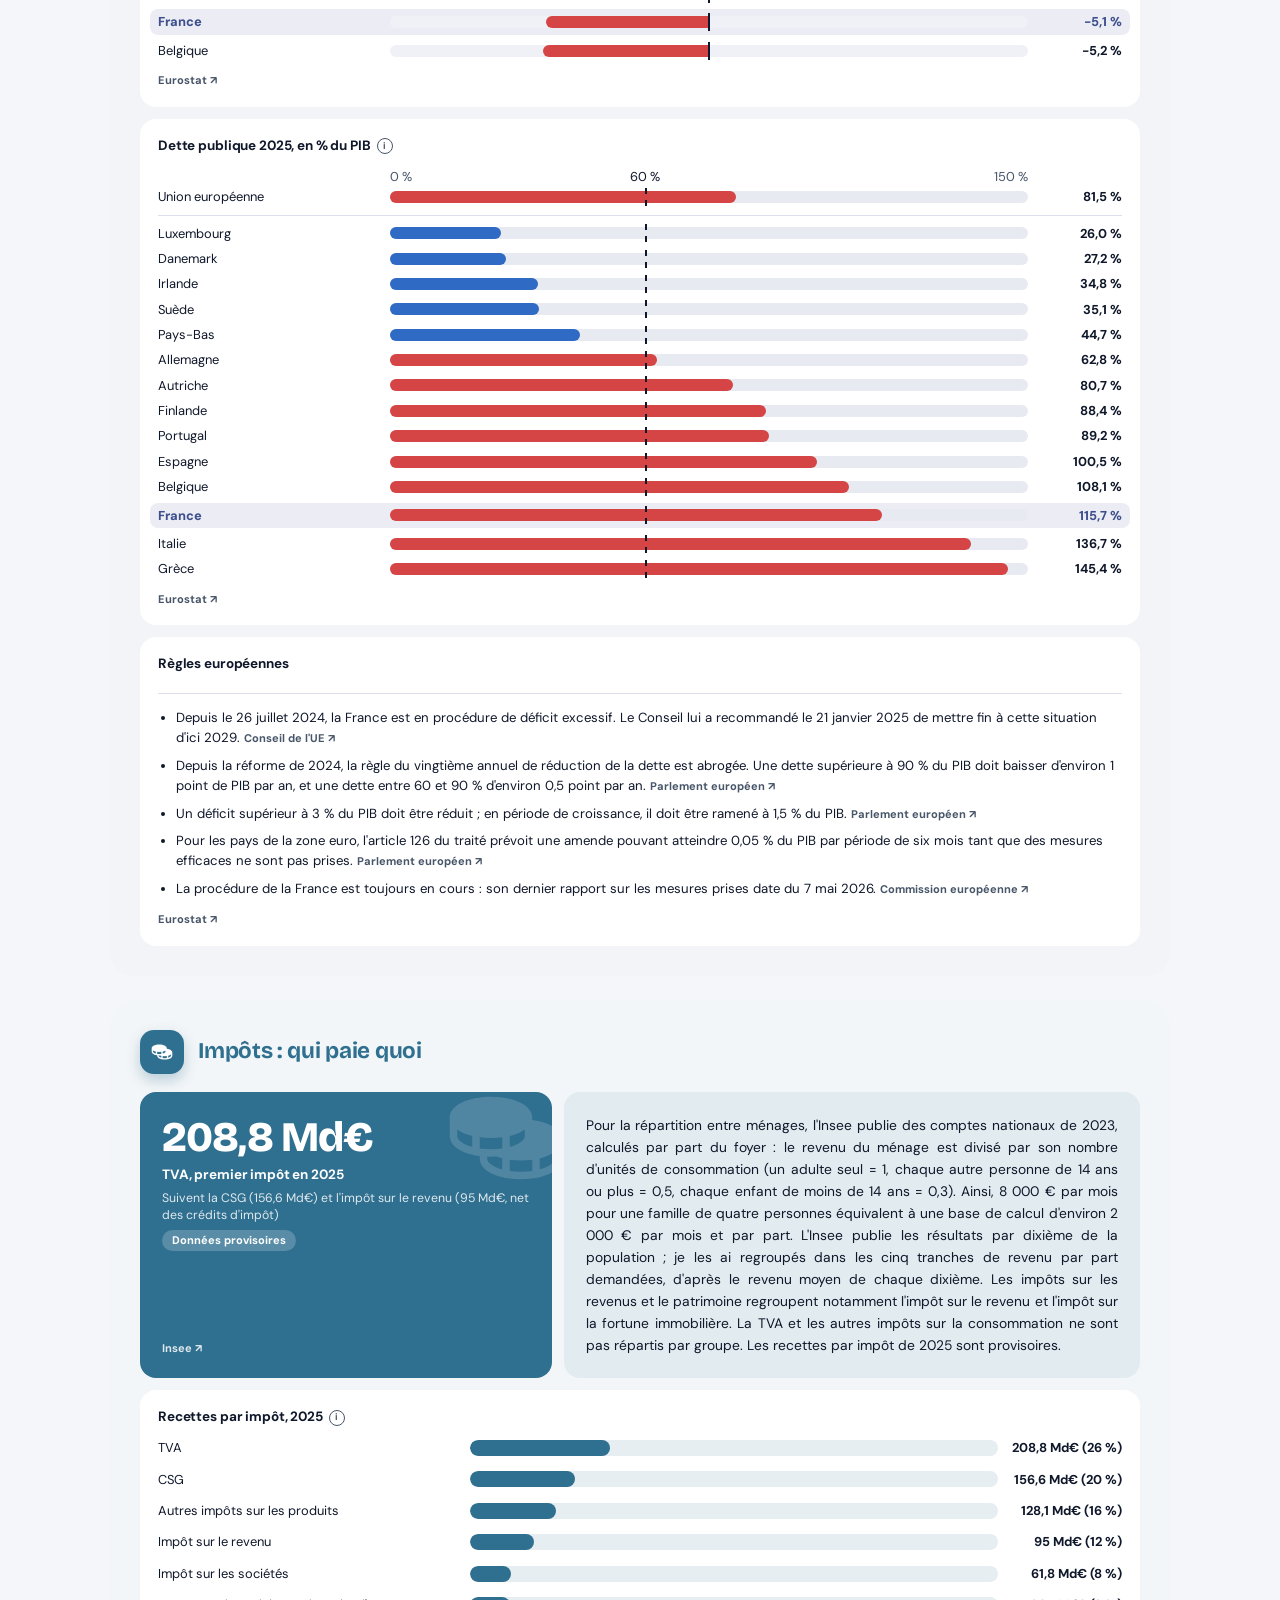
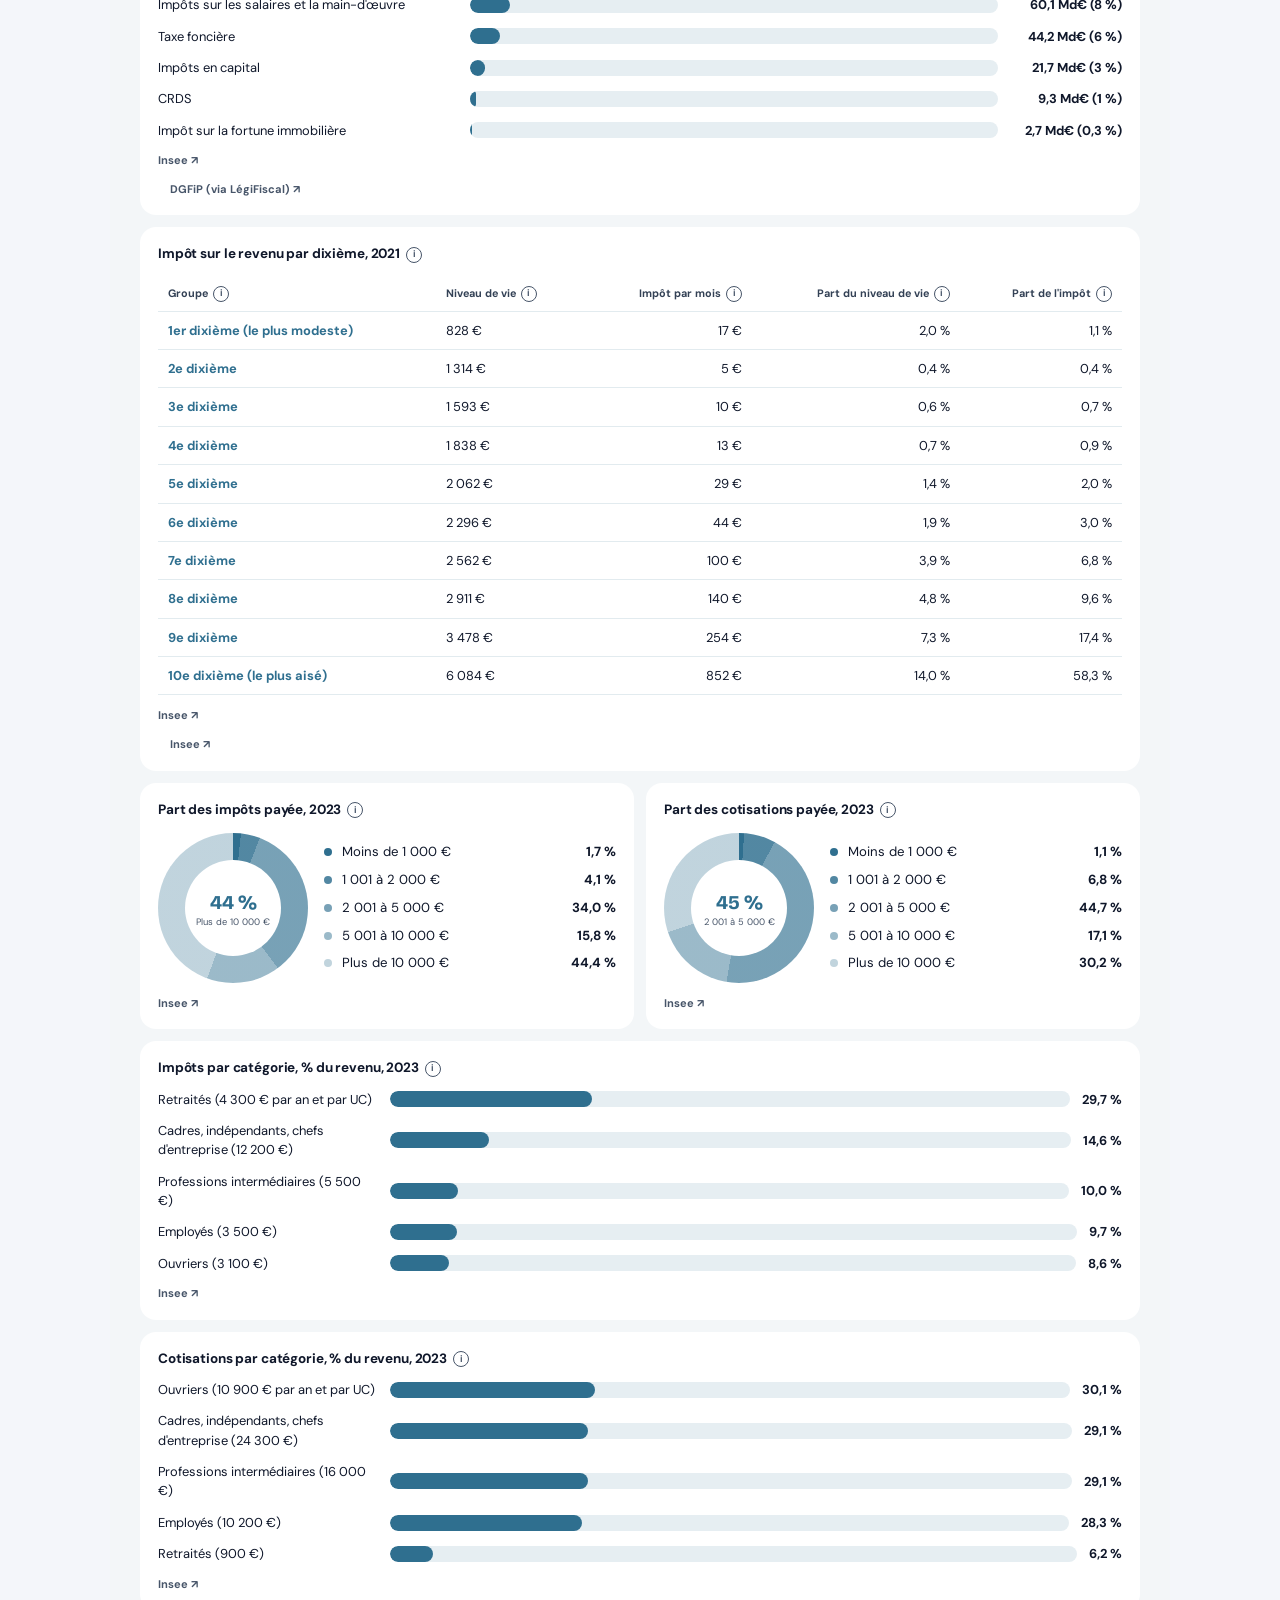
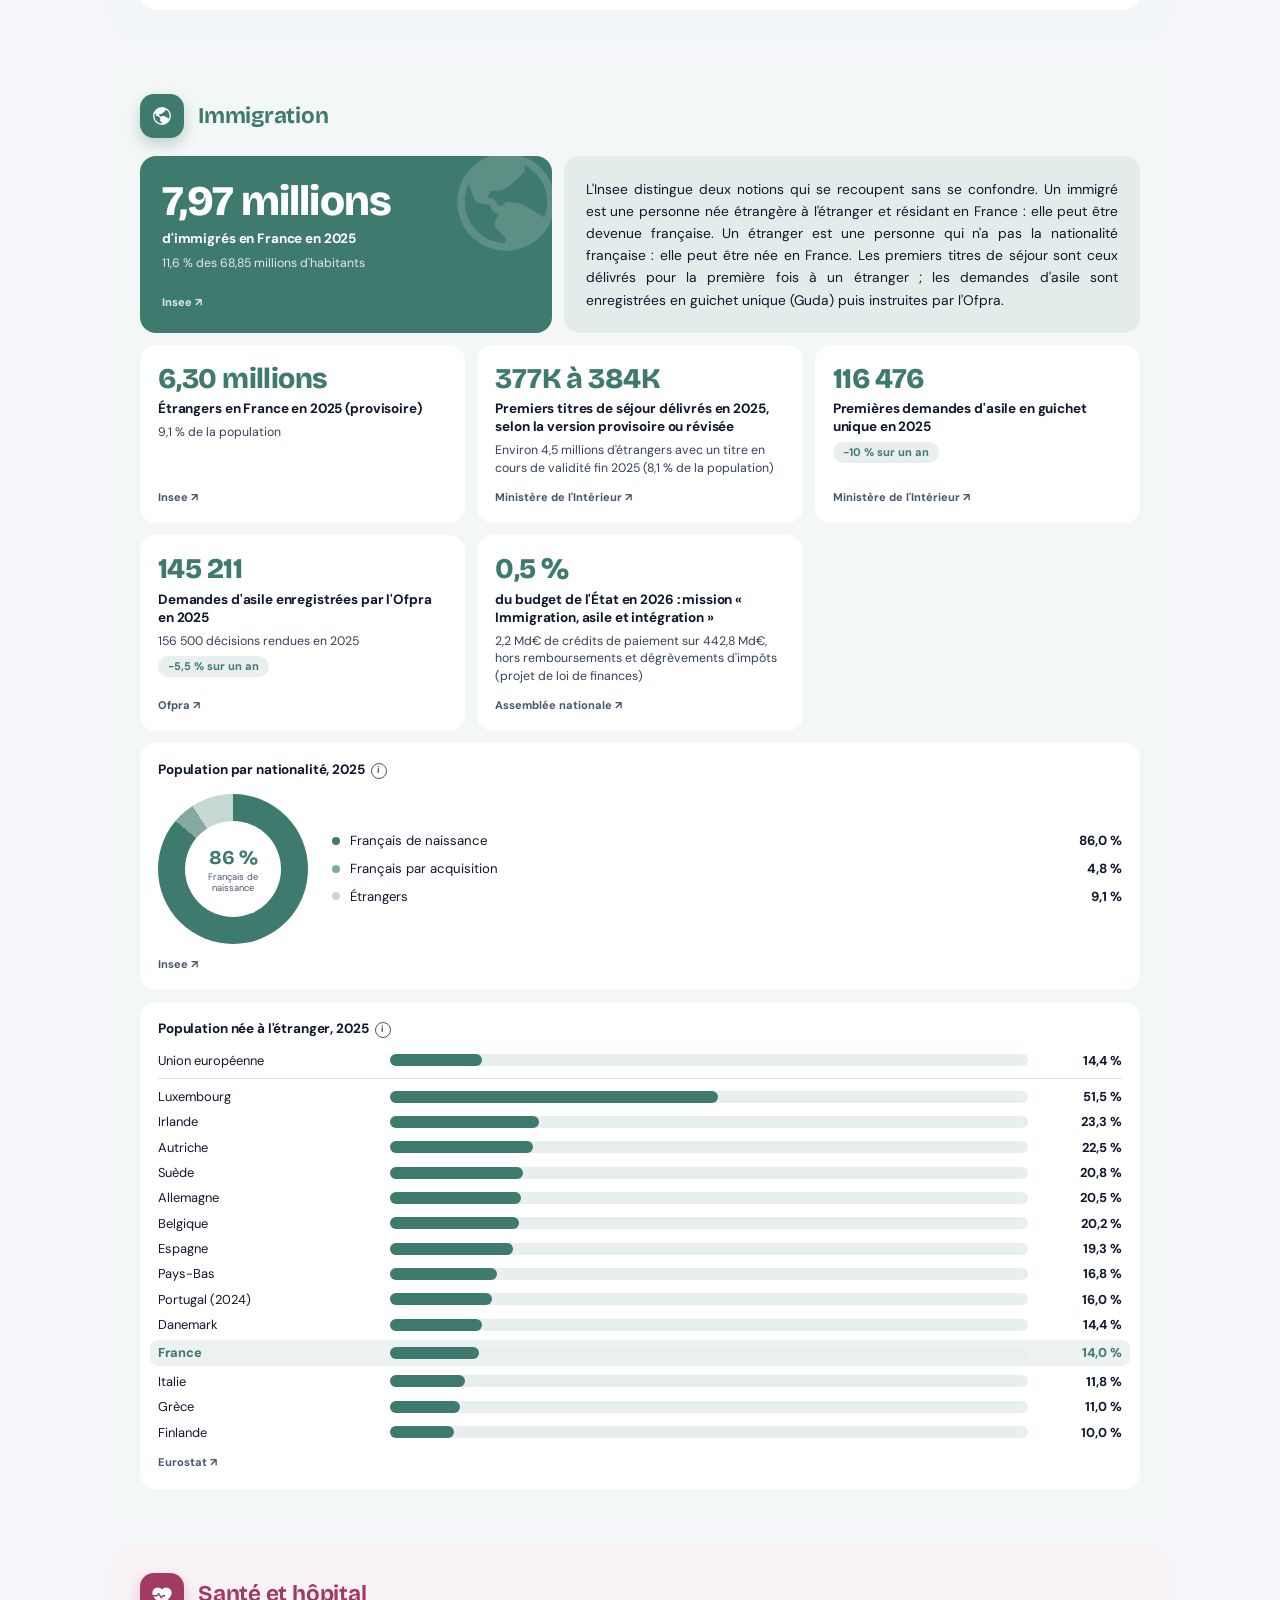
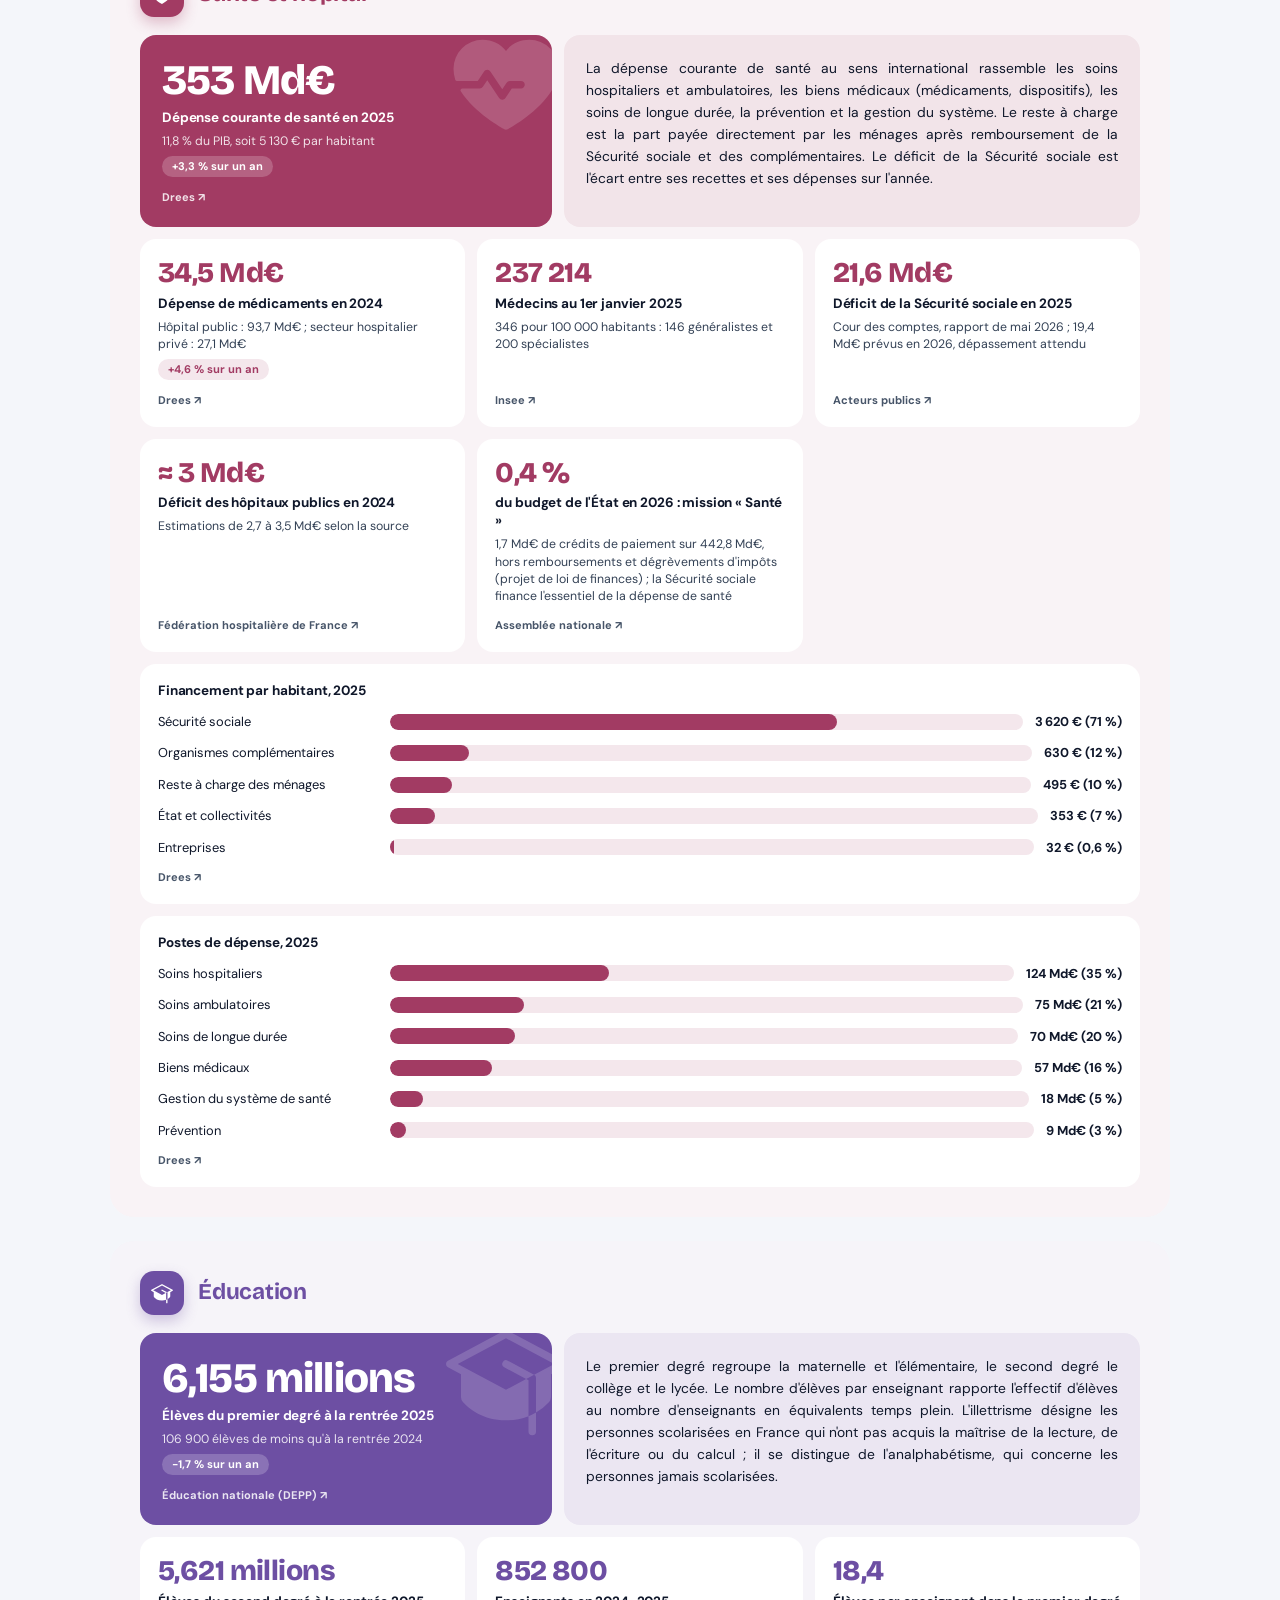
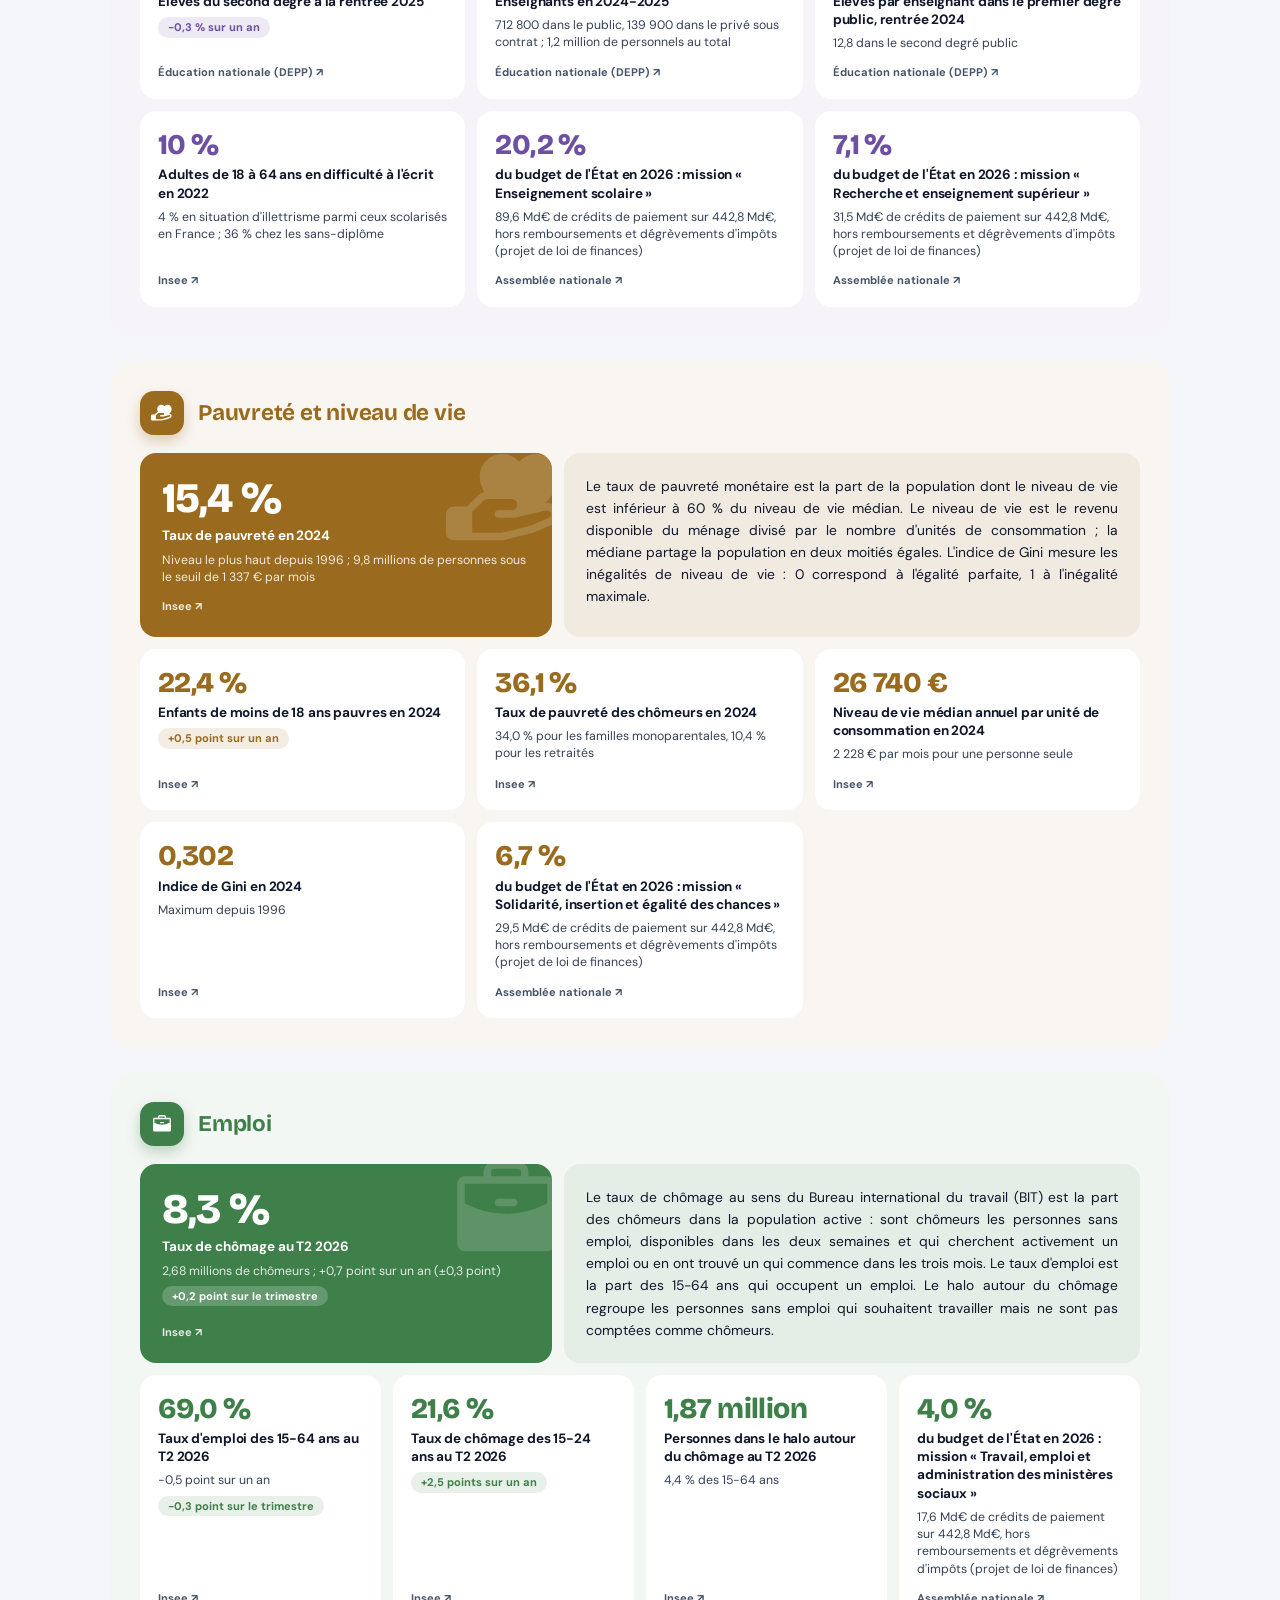
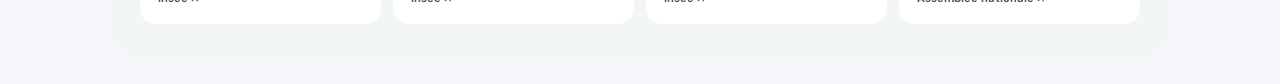
<file: situation.html>
<!doctype html>
<html lang="fr">
<head>
<meta charset="utf-8">
<meta name="viewport" content="width=device-width, initial-scale=1">
<title>État des lieux · Comprendre et choisir</title>
<meta name="theme-color" content="#F4F6FA">
<link rel="preconnect" href="https://fonts.googleapis.com">
<link rel="preconnect" href="https://fonts.gstatic.com" crossorigin>
<link rel="stylesheet" href="https://fonts.googleapis.com/css2?family=Bricolage+Grotesque:wght@600;800&family=DM+Sans:wght@400;500;700&display=swap">
<link rel="stylesheet" href="style.css">
</head>
<body>
<header class="site-header">
  <div class="site-header-in">
    <a class="brand" href="index.html"><svg class="logo" viewBox="0 0 40 40" aria-hidden="true" focusable="false">
        <defs><clipPath id="urne"><rect x="4" y="16" width="32" height="21" rx="3.5"/></clipPath></defs>
        <g clip-path="url(#urne)"><rect x="4" y="16" width="11" height="21" fill="#0055A4"/><rect x="15" y="16" width="10" height="21" fill="#fff"/><rect x="25" y="16" width="11" height="21" fill="#EF4135"/></g>
        <rect x="4" y="16" width="32" height="21" rx="3.5" fill="none" stroke="#0F172A" stroke-width="1.6"/>
        <rect x="12" y="14.2" width="16" height="3.6" rx="1.8" fill="#0F172A"/>
        <path d="M15.5 16.5V4.2a1 1 0 0 1 1-1h7a1 1 0 0 1 1 1V16.5z" fill="#fff" stroke="#0F172A" stroke-width="1.4" stroke-linejoin="round"/>
        <path d="M18 7.5h4M18 10.5h4" stroke="#0055A4" stroke-width="1.3" stroke-linecap="round"/>
      </svg><span>Comprendre et choisir</span></a>
    <nav aria-label="Navigation principale">
      <a href="index.html">Accueil</a>
      <a href="situation.html" aria-current="page">État des lieux</a>
      <a href="programmes.html">Programmes</a>
      <a href="candidats.html">Candidats</a>
      <a href="sources.html">Sources et définitions</a>
    </nav>
  </div>
</header>
<nav class="sit-nav" aria-label="Rubriques"><div class="sit-nav-in" id="sit-nav"></div></nav>
<main class="wrap">

<header class="page-head">
  <h1 class="page-title">État des lieux</h1>
</header>

<div id="sit"></div>

</main>
<script src="situation.js"></script>
</body>
</html>
</file>
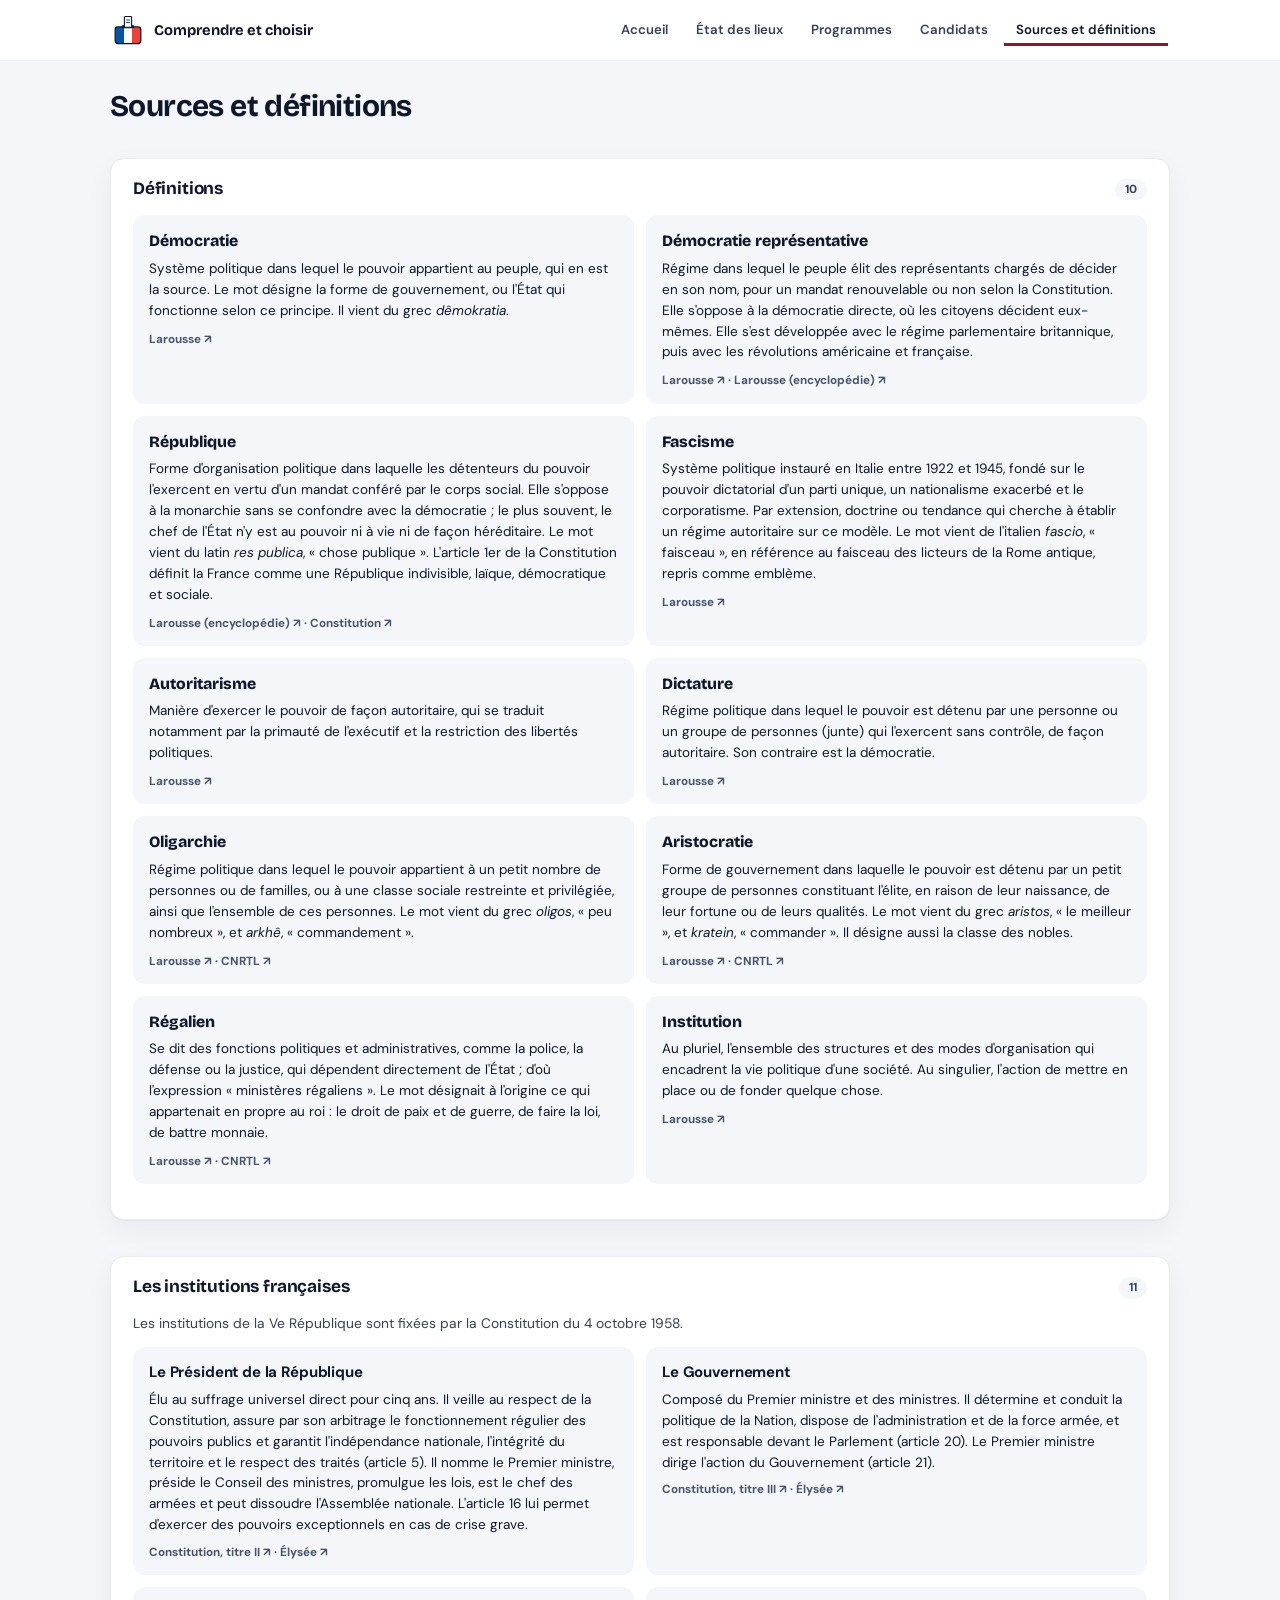
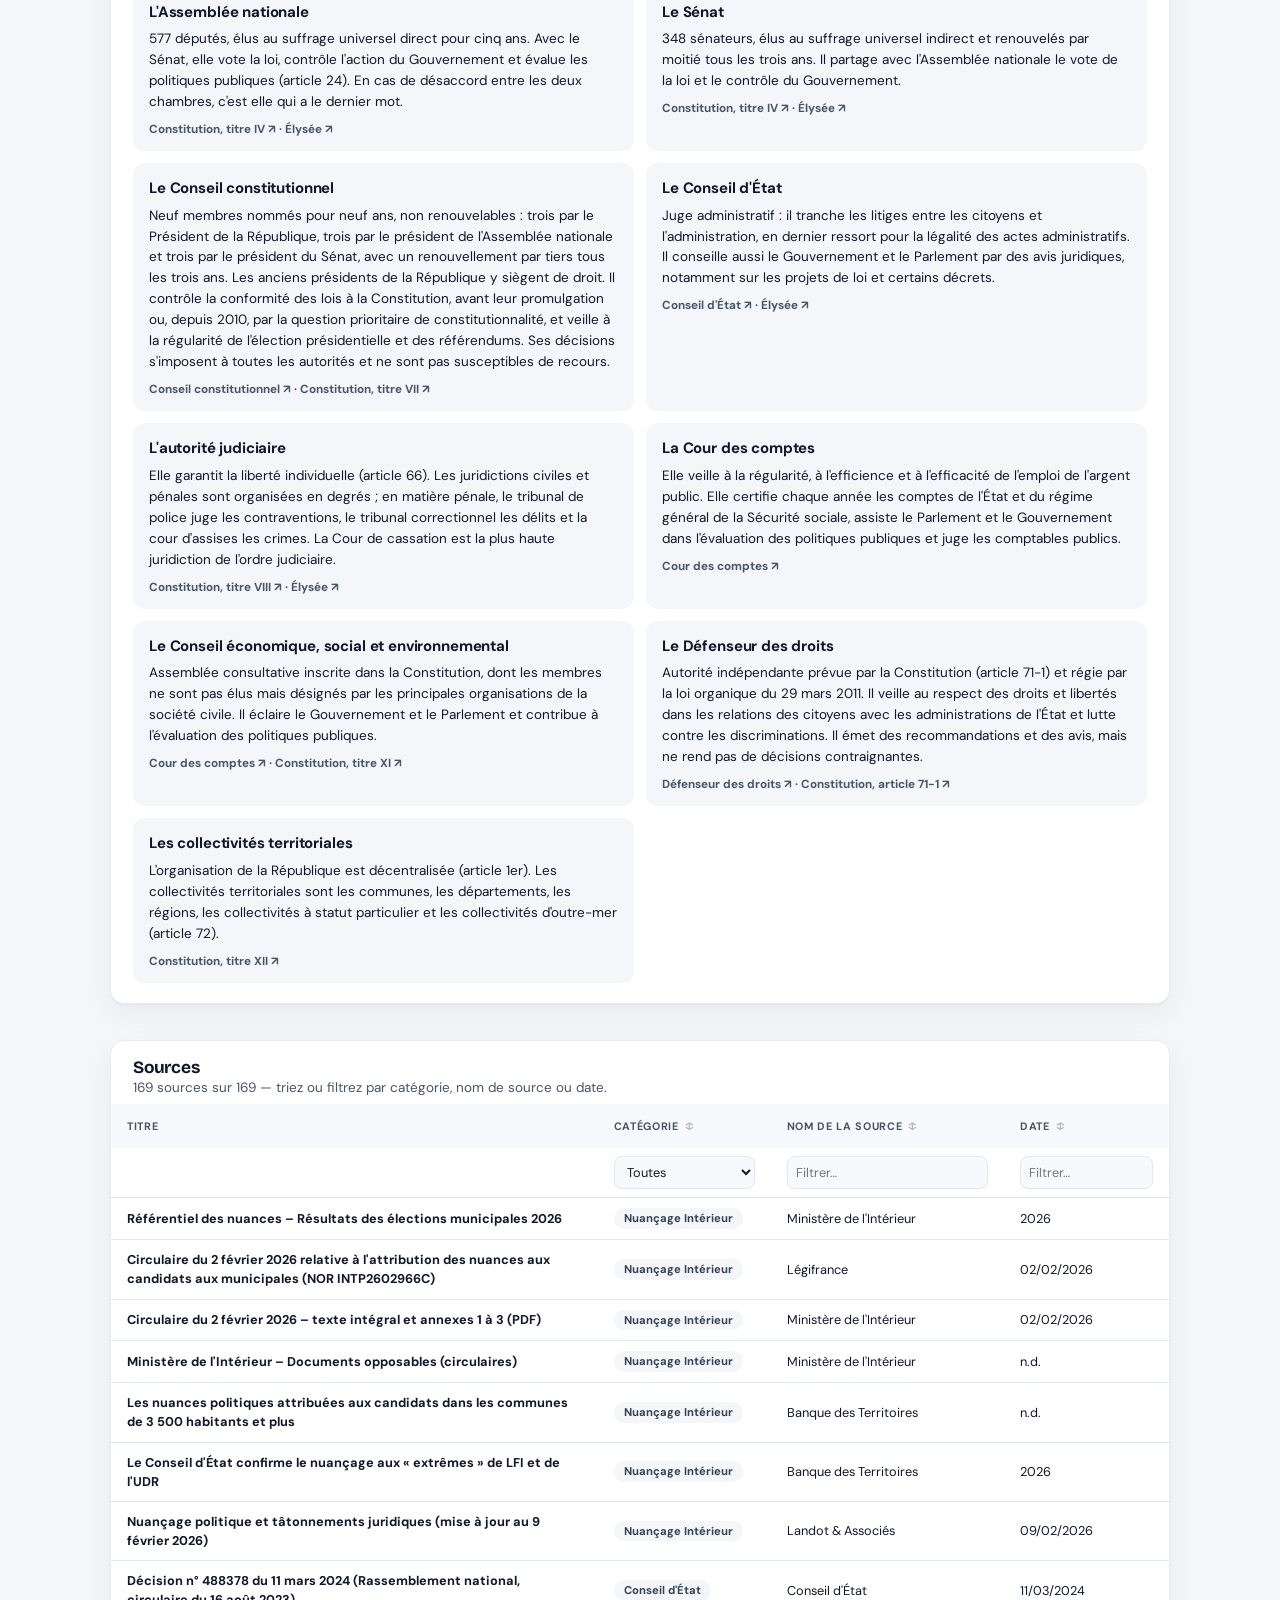
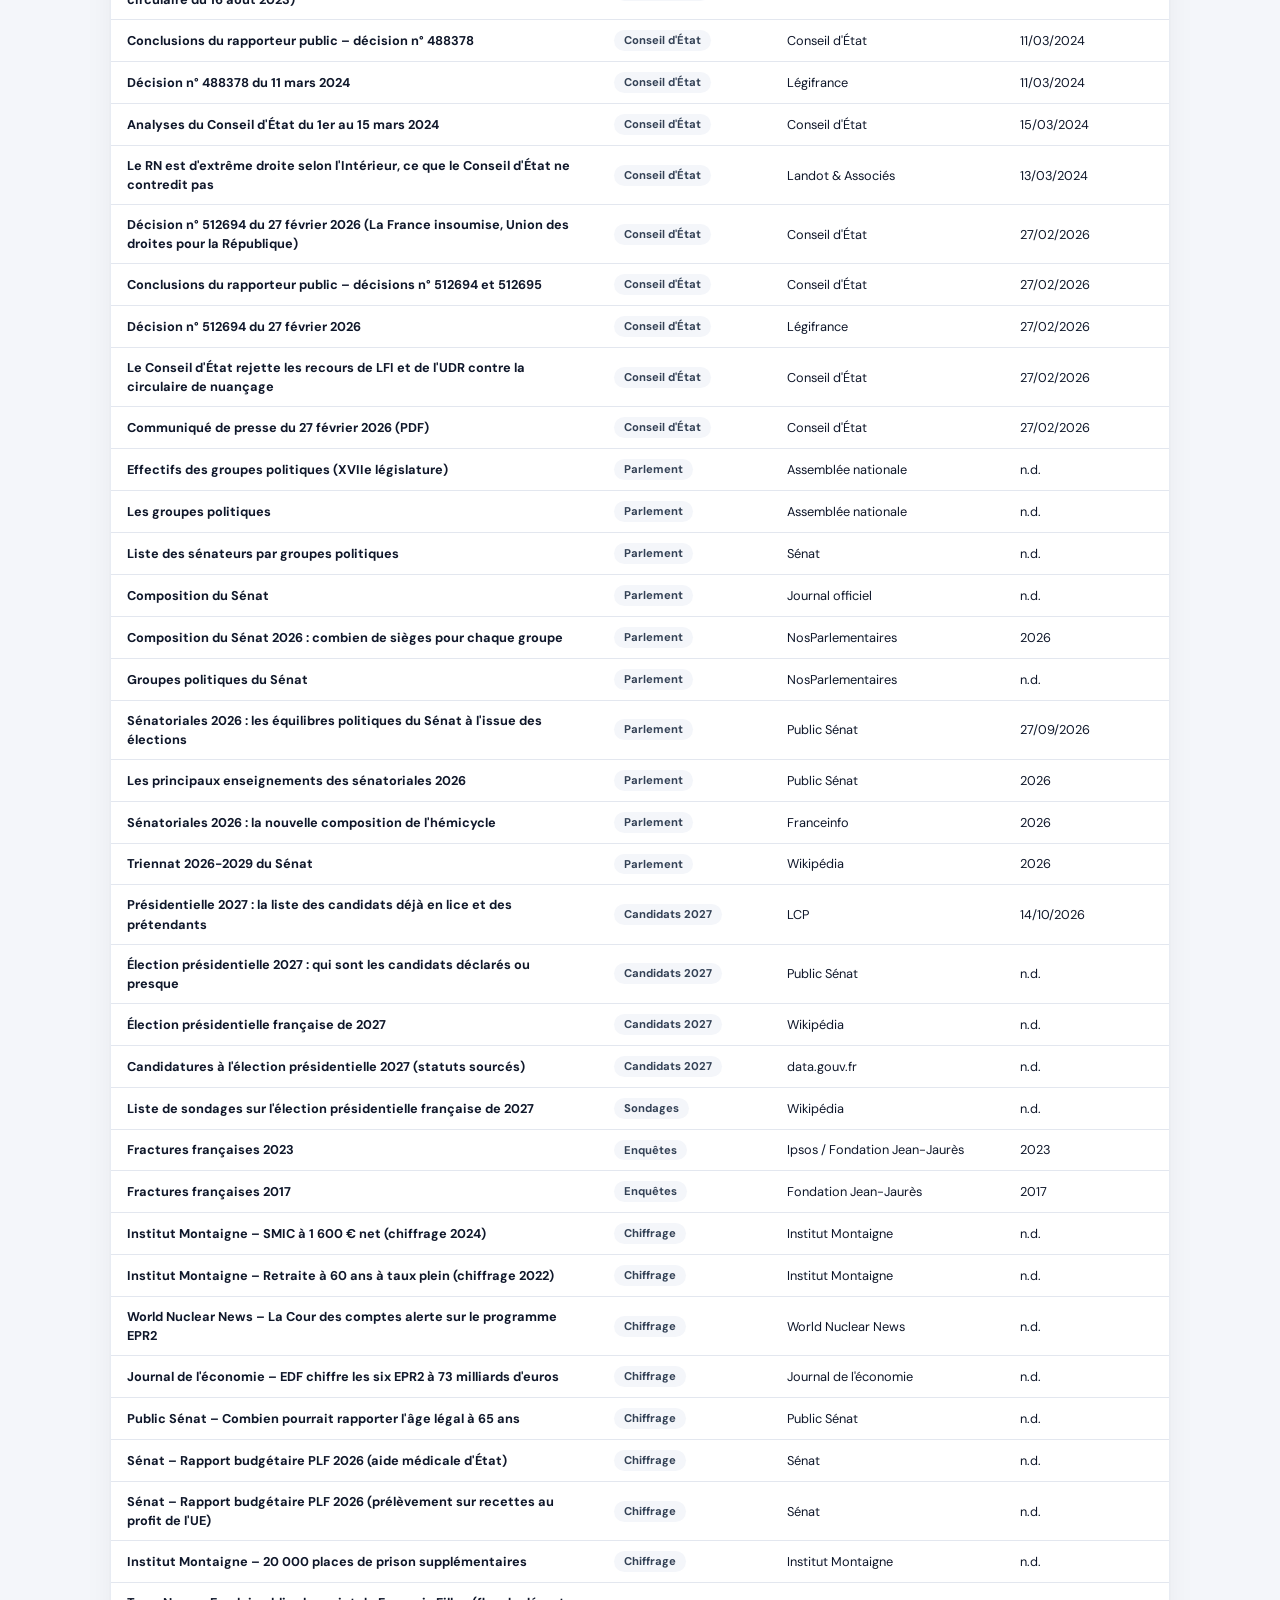
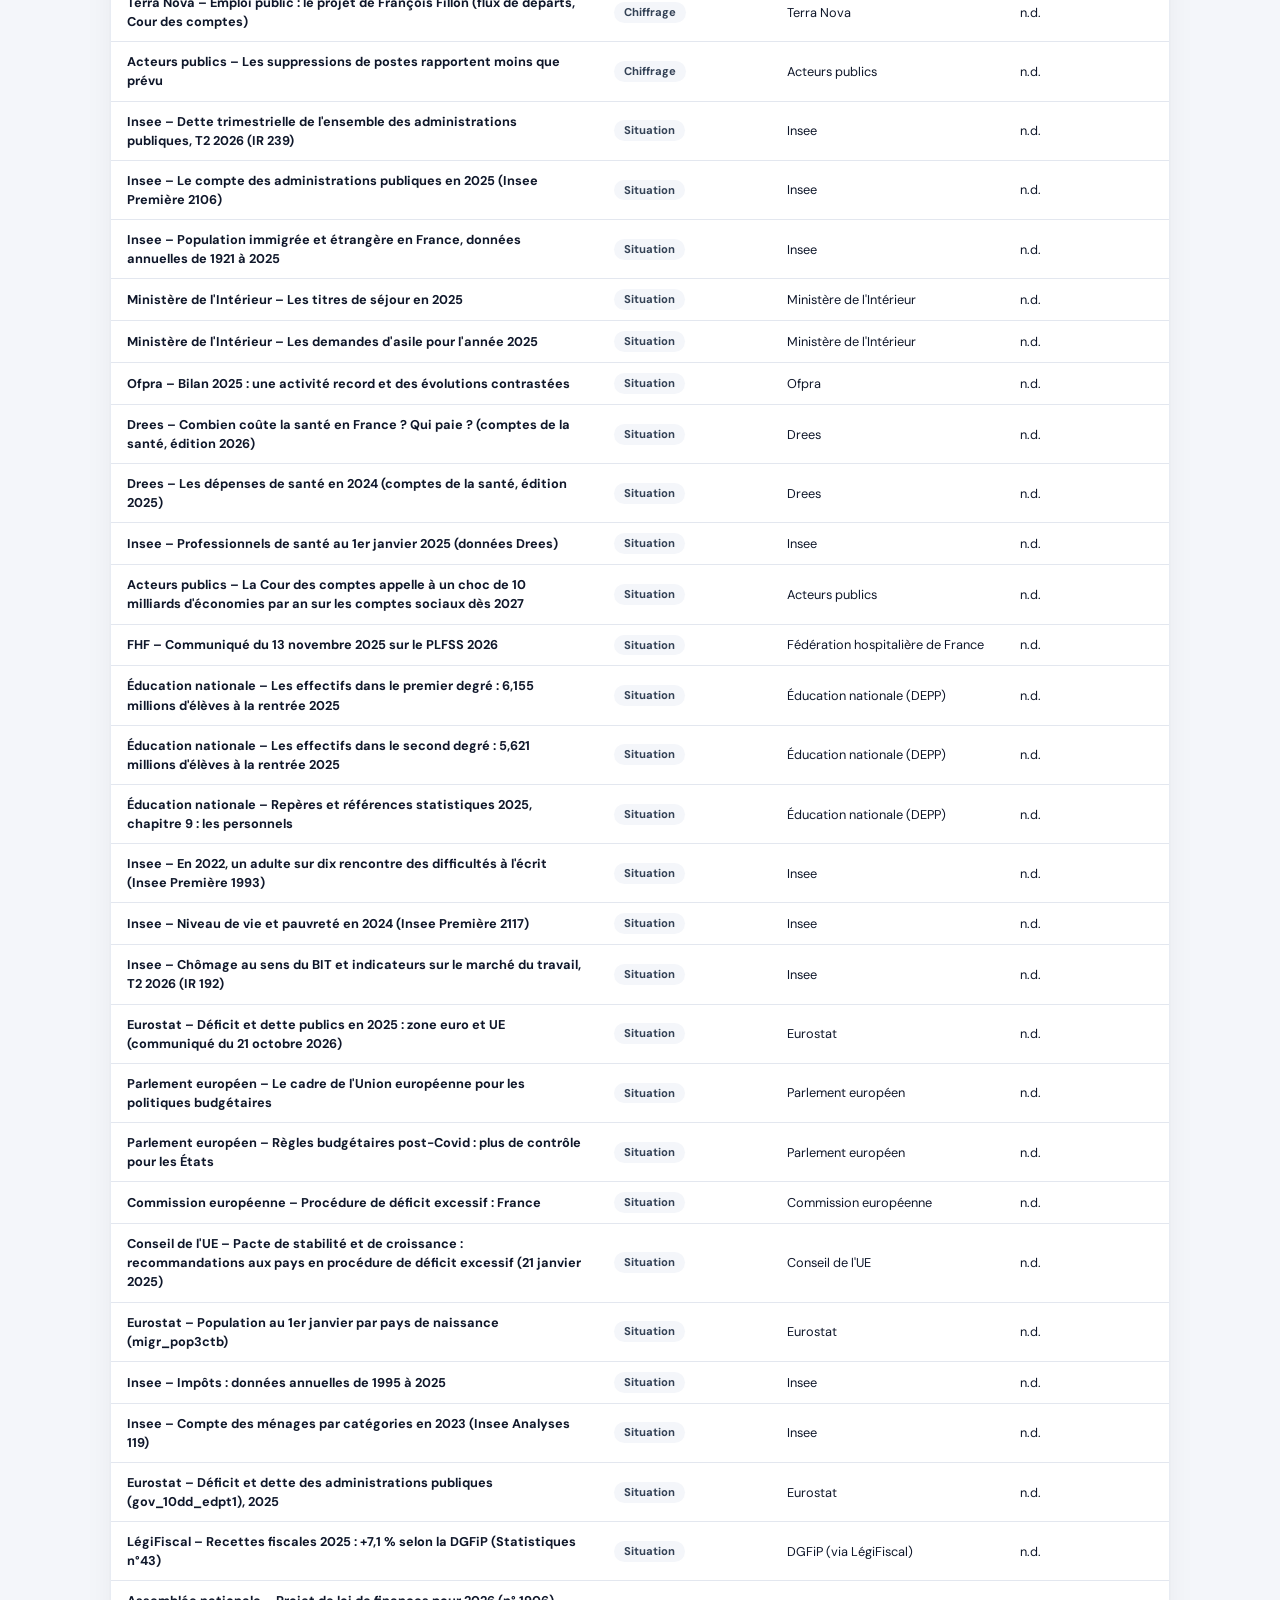
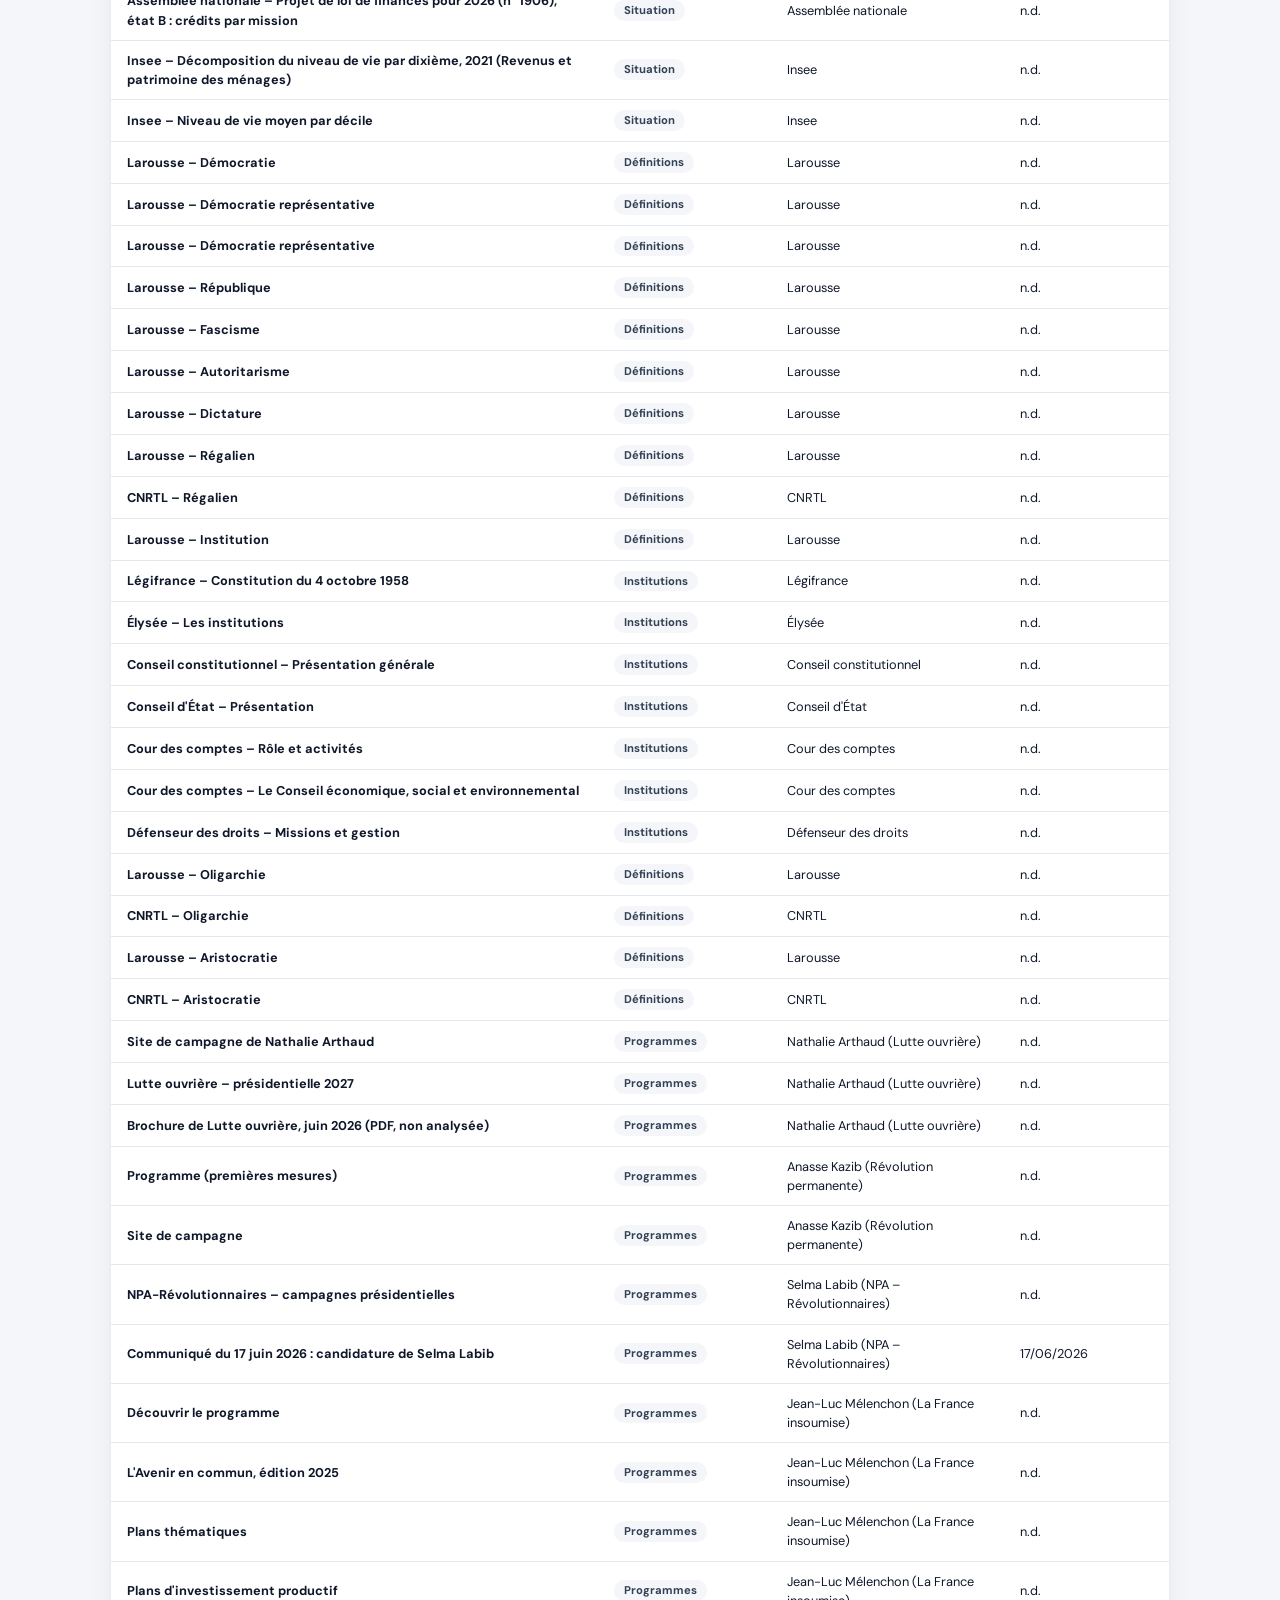
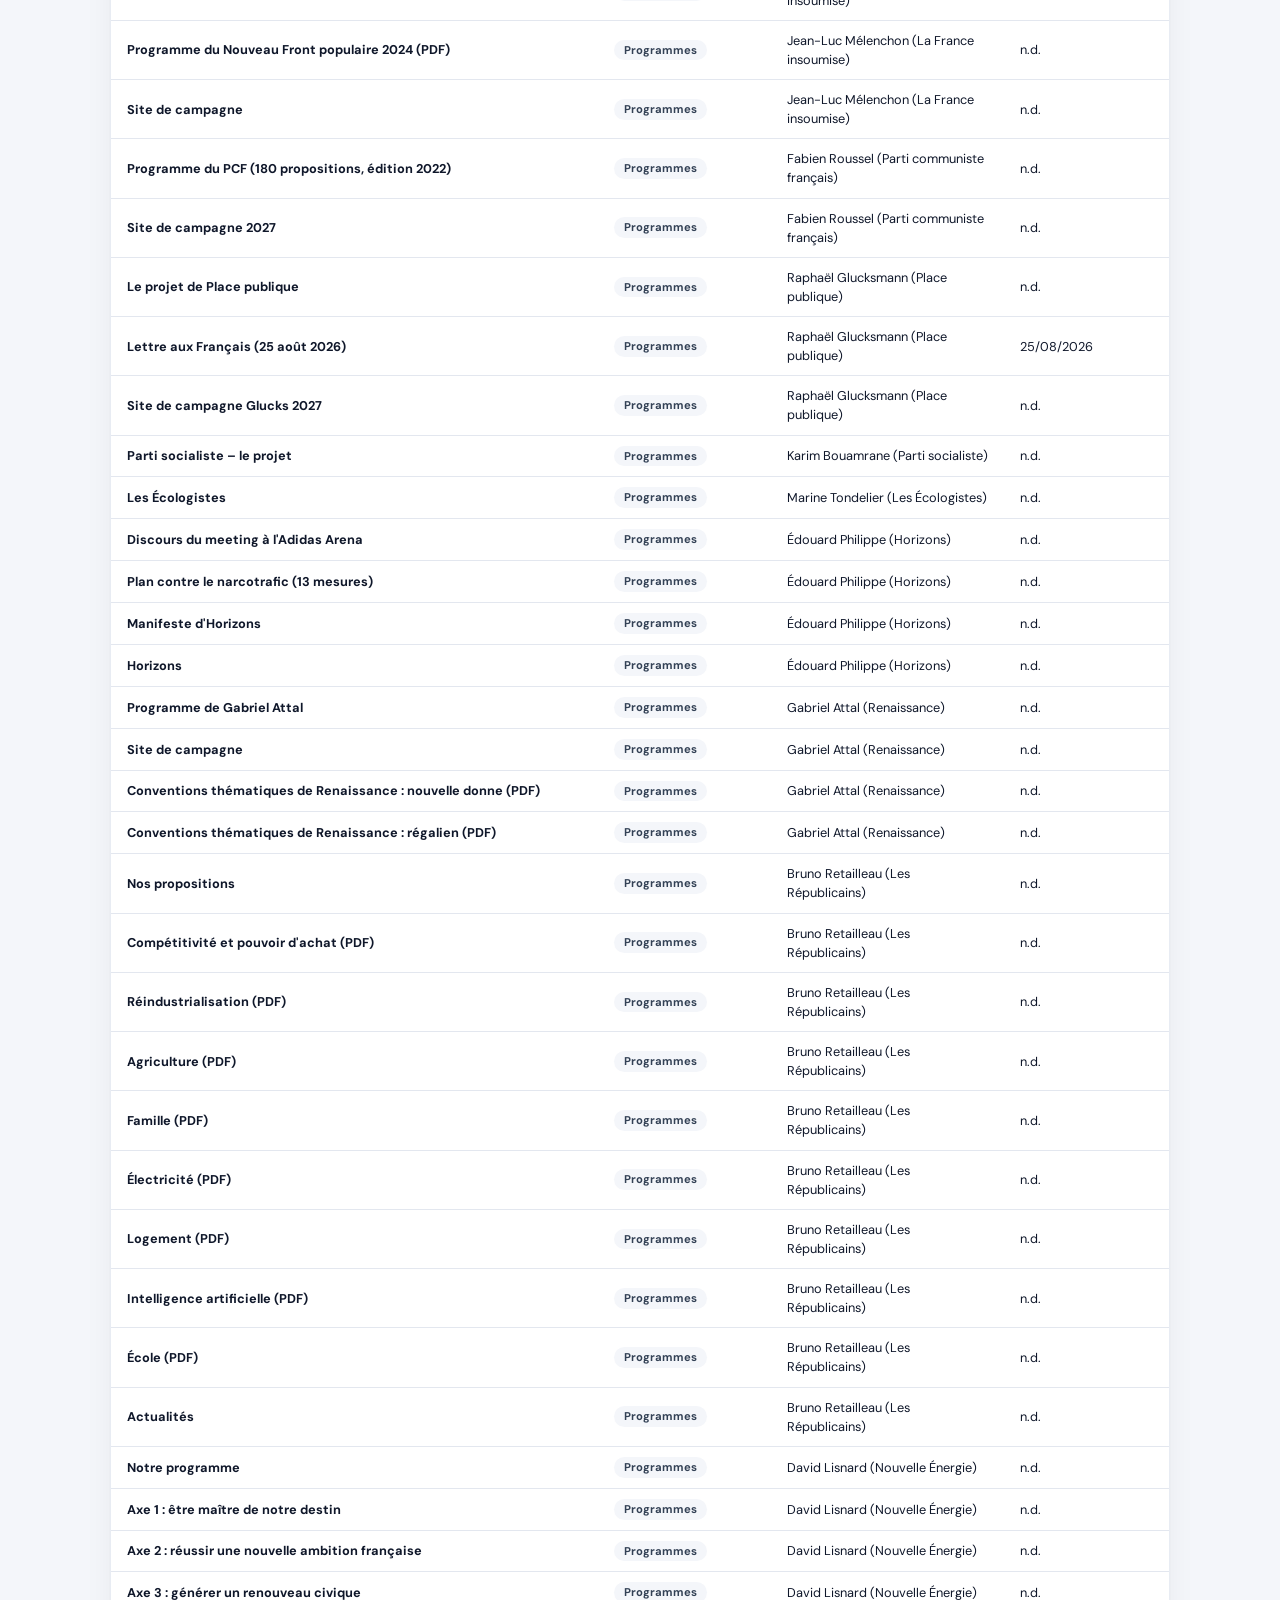
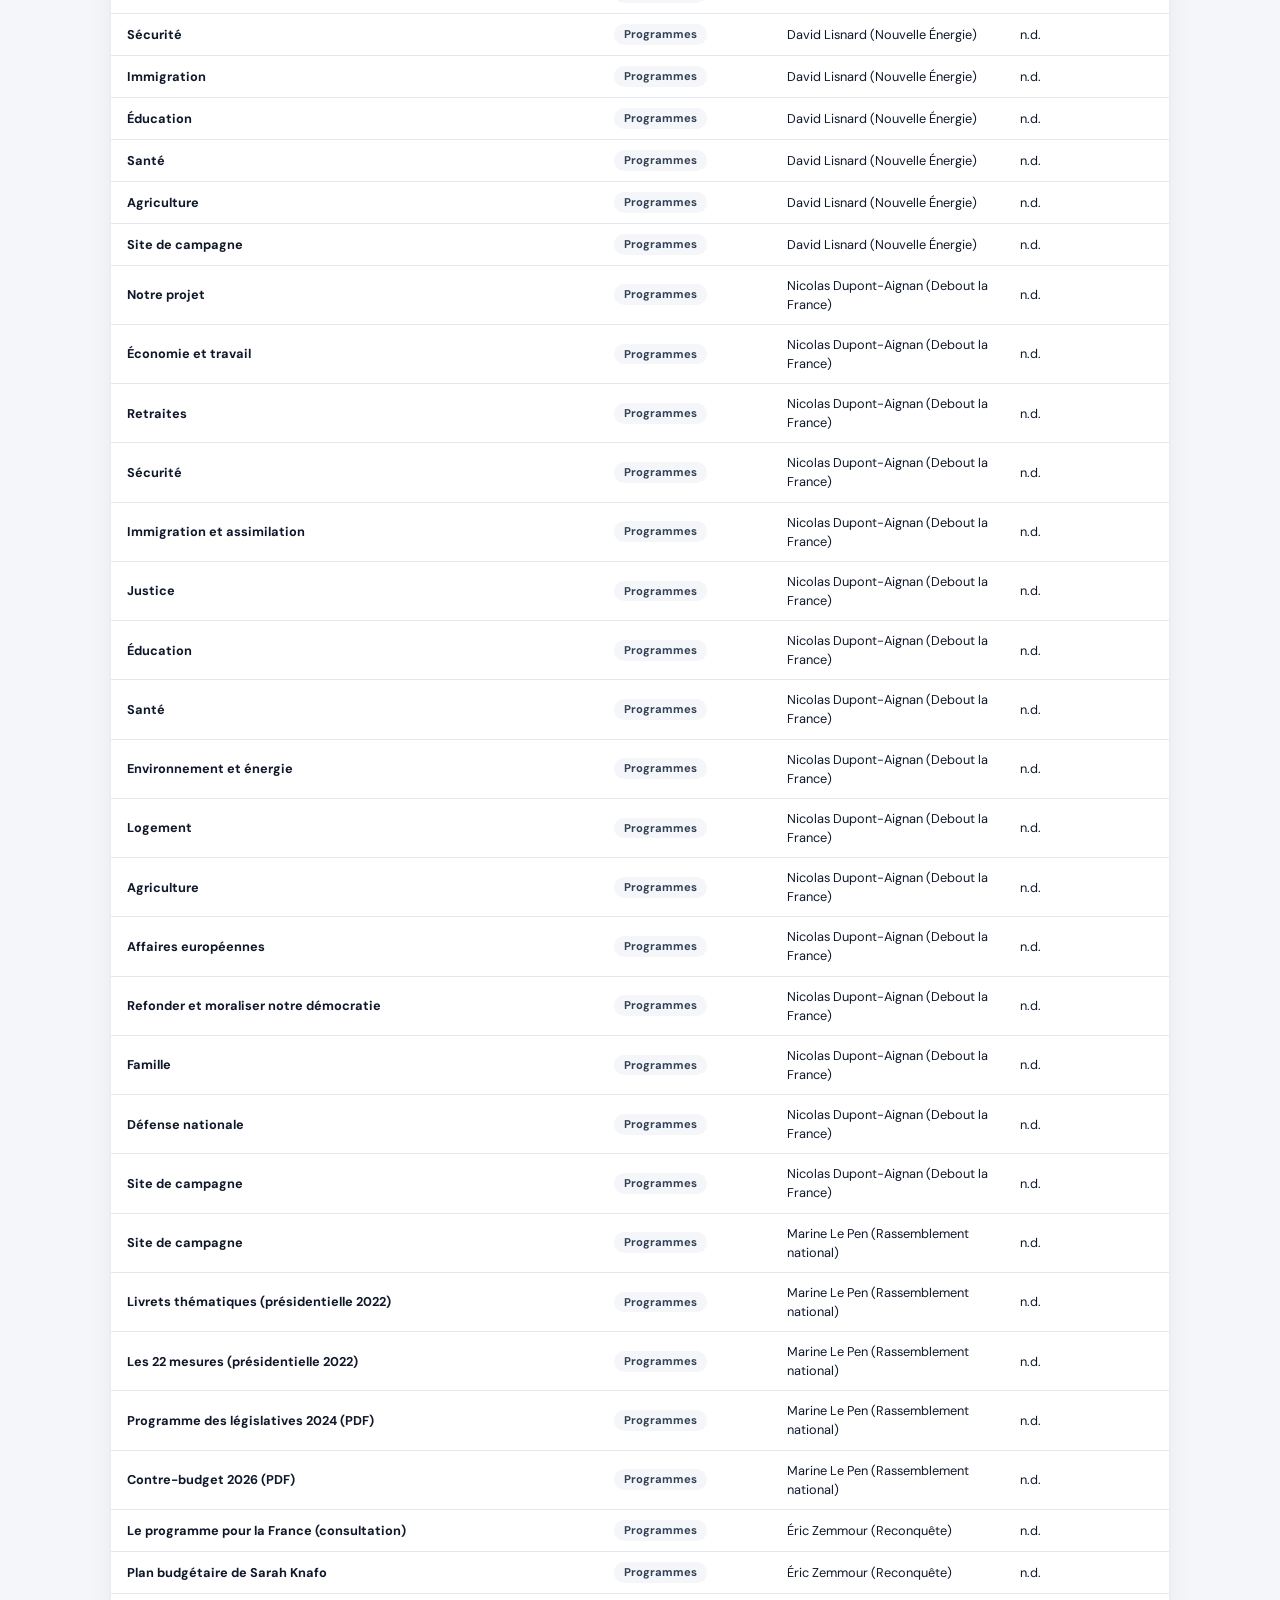
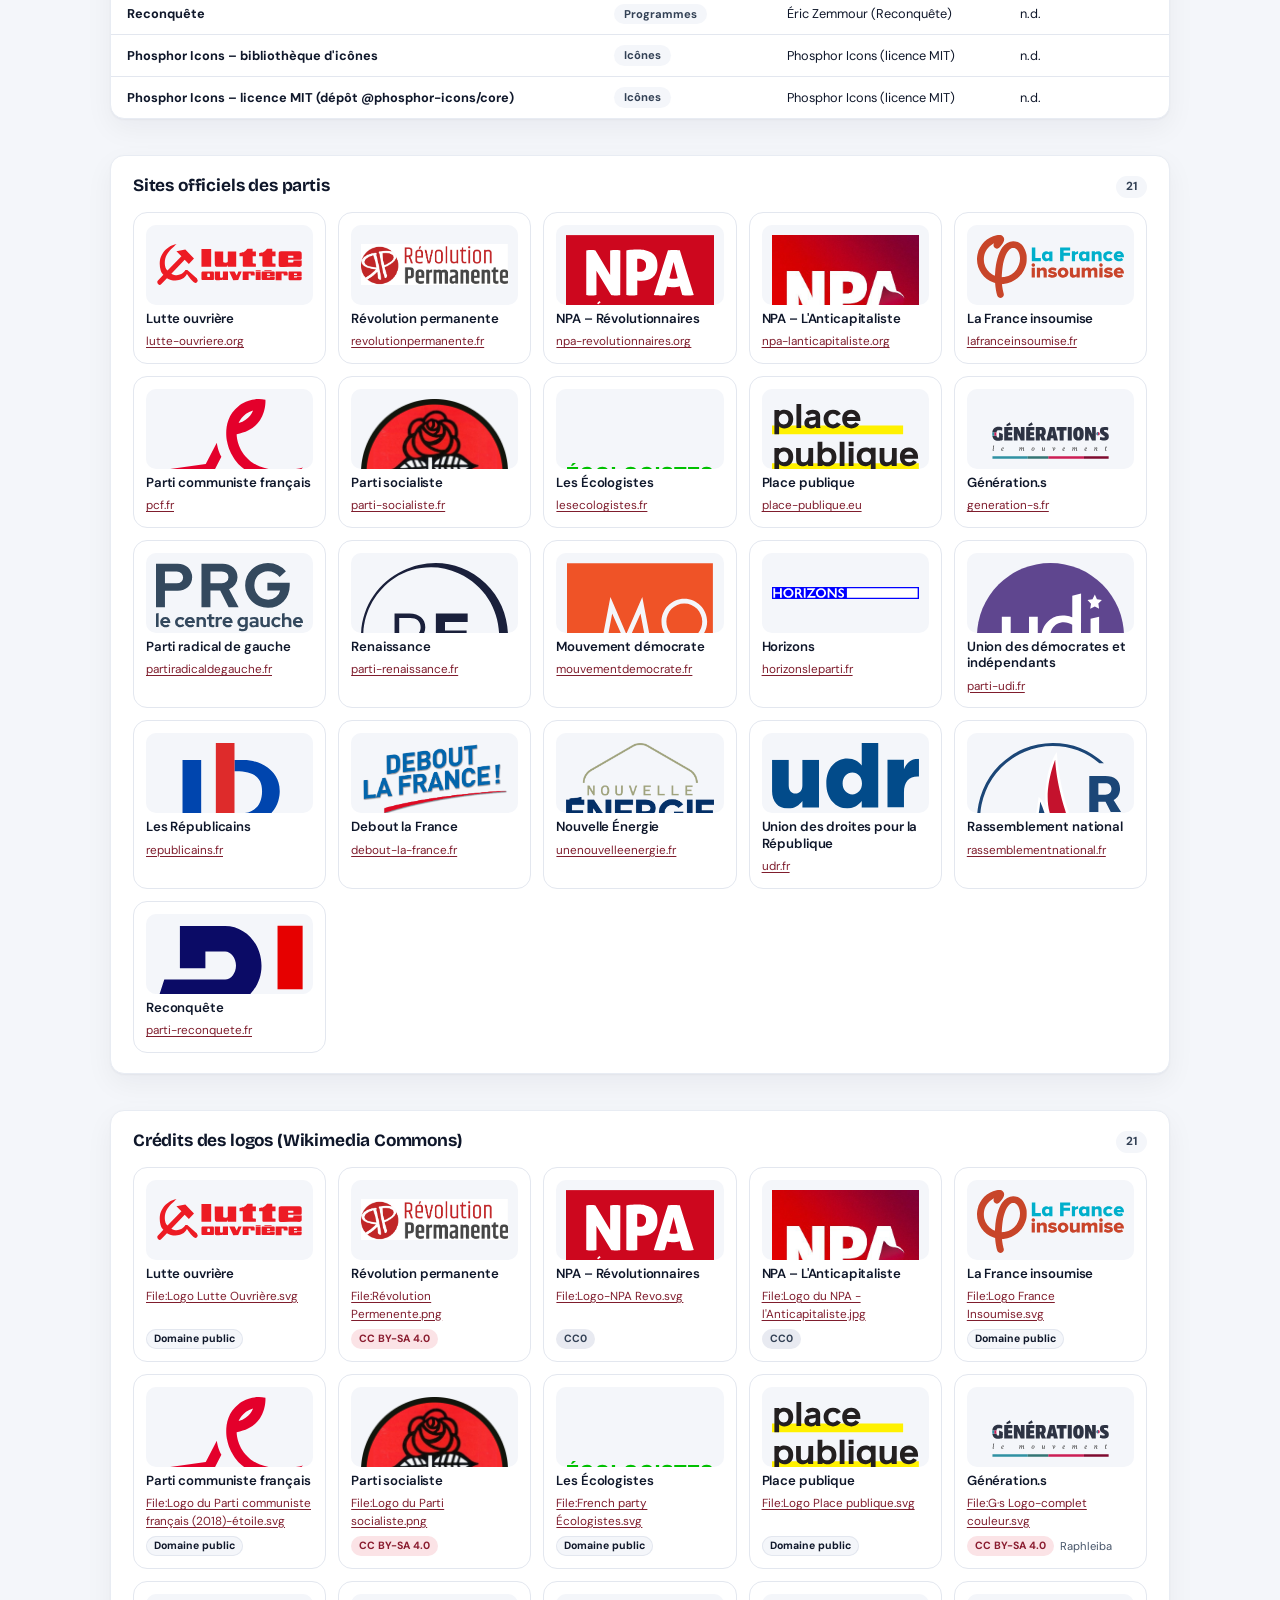
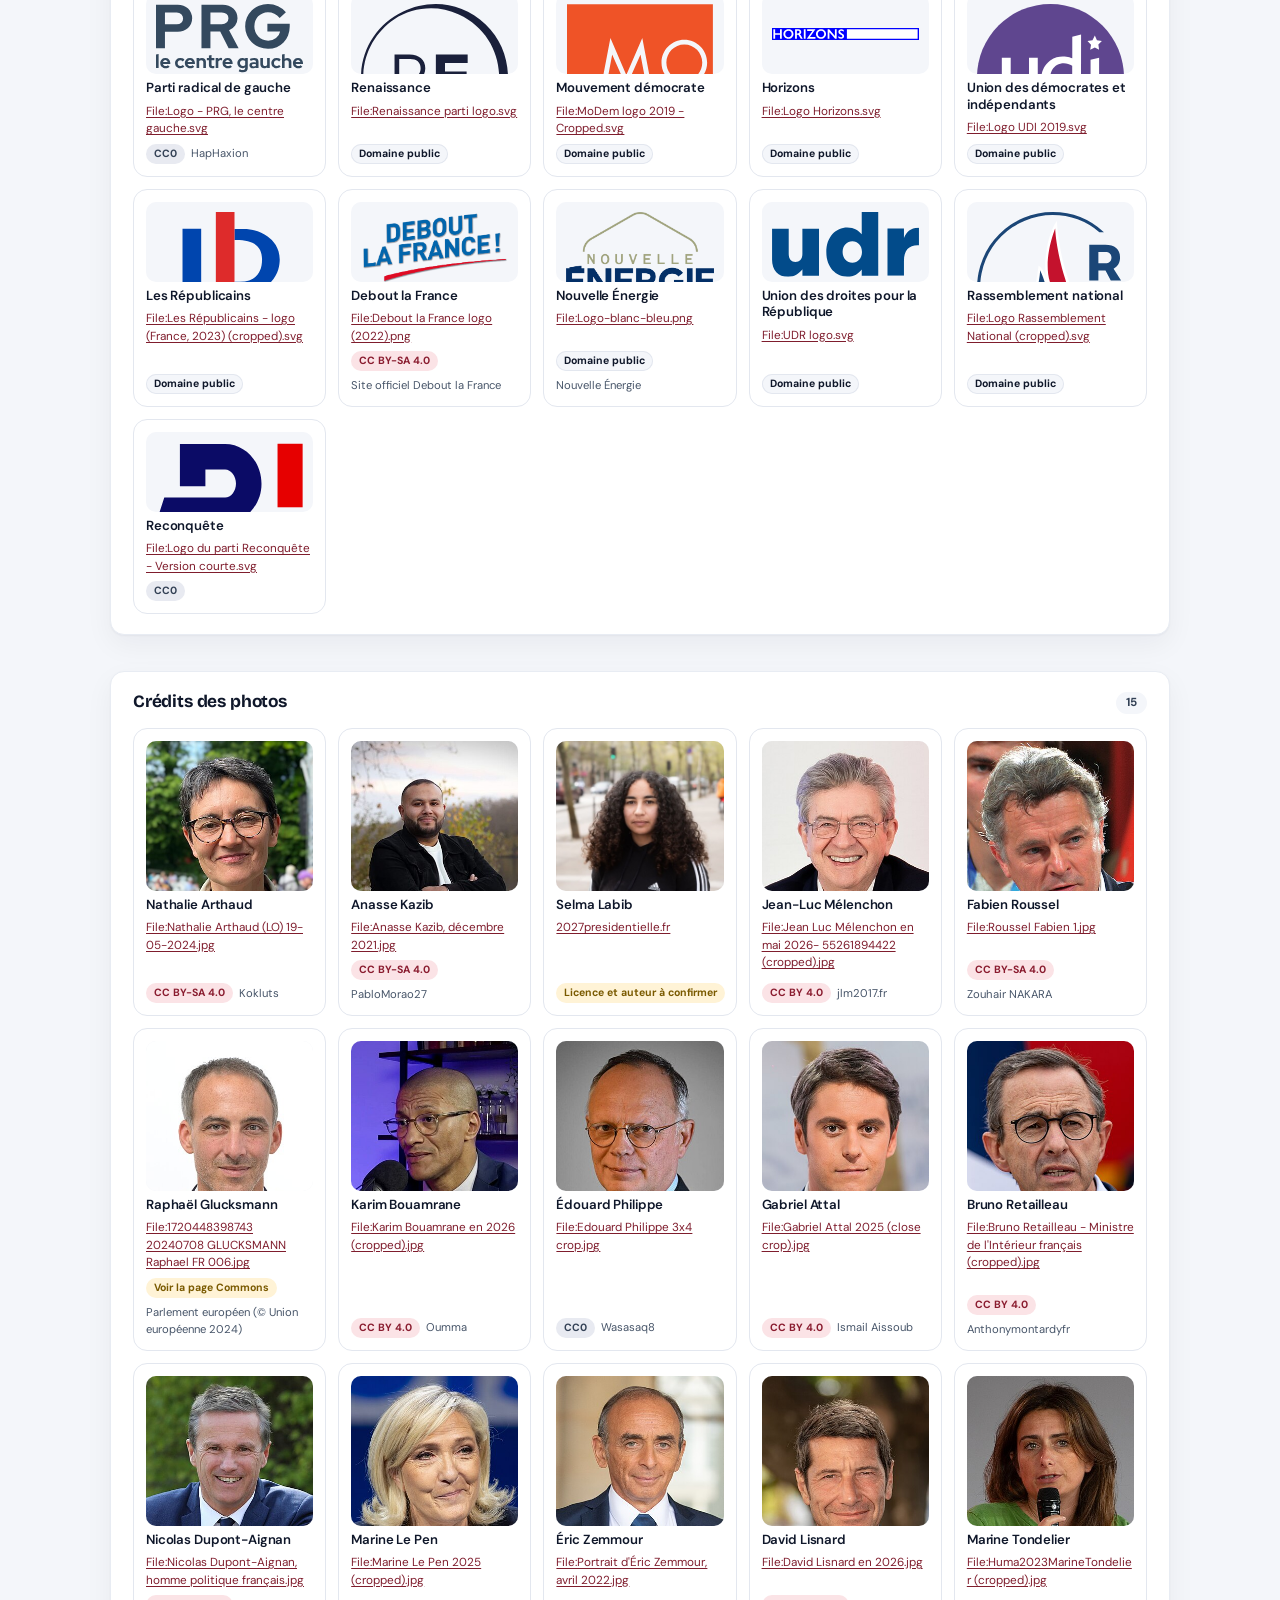
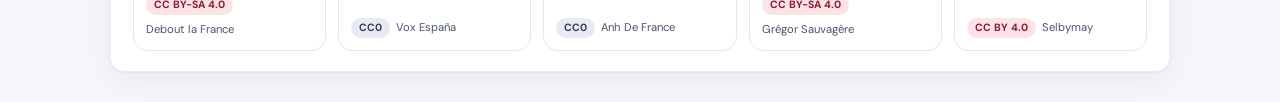
<file: sources.html>
<!doctype html>
<html lang="fr">
<head>
<meta charset="utf-8">
<meta name="viewport" content="width=device-width, initial-scale=1">
<title>Sources et définitions · Comprendre et choisir</title>
<meta name="theme-color" content="#F4F6FA">
<link rel="preconnect" href="https://fonts.googleapis.com">
<link rel="preconnect" href="https://fonts.gstatic.com" crossorigin>
<link rel="stylesheet" href="https://fonts.googleapis.com/css2?family=Bricolage+Grotesque:wght@600;800&family=DM+Sans:wght@400;500;700&display=swap">
<link rel="stylesheet" href="style.css">
</head>
<body>
<header class="site-header">
  <div class="site-header-in">
    <a class="brand" href="index.html"><svg class="logo" viewBox="0 0 40 40" aria-hidden="true" focusable="false">
        <defs><clipPath id="urne"><rect x="4" y="16" width="32" height="21" rx="3.5"/></clipPath></defs>
        <g clip-path="url(#urne)"><rect x="4" y="16" width="11" height="21" fill="#0055A4"/><rect x="15" y="16" width="10" height="21" fill="#fff"/><rect x="25" y="16" width="11" height="21" fill="#EF4135"/></g>
        <rect x="4" y="16" width="32" height="21" rx="3.5" fill="none" stroke="#0F172A" stroke-width="1.6"/>
        <rect x="12" y="14.2" width="16" height="3.6" rx="1.8" fill="#0F172A"/>
        <path d="M15.5 16.5V4.2a1 1 0 0 1 1-1h7a1 1 0 0 1 1 1V16.5z" fill="#fff" stroke="#0F172A" stroke-width="1.4" stroke-linejoin="round"/>
        <path d="M18 7.5h4M18 10.5h4" stroke="#0055A4" stroke-width="1.3" stroke-linecap="round"/>
      </svg><span>Comprendre et choisir</span></a>
    <nav aria-label="Navigation principale">
      <a href="index.html">Accueil</a>
      <a href="situation.html">État des lieux</a>
      <a href="programmes.html">Programmes</a>
      <a href="candidats.html">Candidats</a>
      <a href="sources.html" aria-current="page">Sources et définitions</a>
    </nav>
  </div>
</header>
<main class="wrap">

<div class="page-head">
  <h1 class="page-title">Sources et définitions</h1>
</div>

<section class="card-section" aria-labelledby="t-defs">
  <div class="card-head"><h2 id="t-defs">Définitions</h2><span class="count-badge">10</span></div>
  <dl class="defs">
    <div class="def-card"><dt>Démocratie</dt><dd>Système politique dans lequel le pouvoir appartient au peuple, qui en est la source. Le mot désigne la forme de gouvernement, ou l'État qui fonctionne selon ce principe. Il vient du grec <i>dêmokratia</i>. <span class="def-src"><a href="https://www.larousse.fr/dictionnaires/francais/d%C3%A9mocratie/23429" target="_blank" rel="noopener">Larousse ↗</a></span></dd></div>
    <div class="def-card"><dt>Démocratie représentative</dt><dd>Régime dans lequel le peuple élit des représentants chargés de décider en son nom, pour un mandat renouvelable ou non selon la Constitution. Elle s'oppose à la démocratie directe, où les citoyens décident eux-mêmes. Elle s'est développée avec le régime parlementaire britannique, puis avec les révolutions américaine et française. <span class="def-src"><a href="https://www.larousse.fr/dictionnaires/francais/d%C3%A9mocratie/23429" target="_blank" rel="noopener">Larousse ↗</a> · <a href="https://www.larousse.fr/encyclopedie/divers/d%C3%A9mocratie/41420" target="_blank" rel="noopener">Larousse (encyclopédie) ↗</a></span></dd></div>
    <div class="def-card"><dt>République</dt><dd>Forme d'organisation politique dans laquelle les détenteurs du pouvoir l'exercent en vertu d'un mandat conféré par le corps social. Elle s'oppose à la monarchie sans se confondre avec la démocratie ; le plus souvent, le chef de l'État n'y est au pouvoir ni à vie ni de façon héréditaire. Le mot vient du latin <i>res publica</i>, « chose publique ». L'article 1er de la Constitution définit la France comme une République indivisible, laïque, démocratique et sociale. <span class="def-src"><a href="https://www.larousse.fr/encyclopedie/divers/r%C3%A9publique/87687" target="_blank" rel="noopener">Larousse (encyclopédie) ↗</a> · <a href="https://www.legifrance.gouv.fr/loda/id/JORFTEXT000000571356/" target="_blank" rel="noopener">Constitution ↗</a></span></dd></div>
    <div class="def-card"><dt>Fascisme</dt><dd>Système politique instauré en Italie entre 1922 et 1945, fondé sur le pouvoir dictatorial d'un parti unique, un nationalisme exacerbé et le corporatisme. Par extension, doctrine ou tendance qui cherche à établir un régime autoritaire sur ce modèle. Le mot vient de l'italien <i>fascio</i>, « faisceau », en référence au faisceau des licteurs de la Rome antique, repris comme emblème. <span class="def-src"><a href="https://www.larousse.fr/dictionnaires/francais/fascisme/32950" target="_blank" rel="noopener">Larousse ↗</a></span></dd></div>
    <div class="def-card"><dt>Autoritarisme</dt><dd>Manière d'exercer le pouvoir de façon autoritaire, qui se traduit notamment par la primauté de l'exécutif et la restriction des libertés politiques. <span class="def-src"><a href="https://www.larousse.fr/dictionnaires/francais/autoritarisme/6837" target="_blank" rel="noopener">Larousse ↗</a></span></dd></div>
    <div class="def-card"><dt>Dictature</dt><dd>Régime politique dans lequel le pouvoir est détenu par une personne ou un groupe de personnes (junte) qui l'exercent sans contrôle, de façon autoritaire. Son contraire est la démocratie. <span class="def-src"><a href="https://www.larousse.fr/dictionnaires/francais/dictature/25352" target="_blank" rel="noopener">Larousse ↗</a></span></dd></div>
    <div class="def-card"><dt>Oligarchie</dt><dd>Régime politique dans lequel le pouvoir appartient à un petit nombre de personnes ou de familles, ou à une classe sociale restreinte et privilégiée, ainsi que l'ensemble de ces personnes. Le mot vient du grec <i>oligos</i>, « peu nombreux », et <i>arkhê</i>, « commandement ». <span class="def-src"><a href="https://www.larousse.fr/dictionnaires/francais/oligarchie/55863" target="_blank" rel="noopener">Larousse ↗</a> · <a href="https://www.cnrtl.fr/definition/OLIGARCHIE" target="_blank" rel="noopener">CNRTL ↗</a></span></dd></div>
    <div class="def-card"><dt>Aristocratie</dt><dd>Forme de gouvernement dans laquelle le pouvoir est détenu par un petit groupe de personnes constituant l'élite, en raison de leur naissance, de leur fortune ou de leurs qualités. Le mot vient du grec <i>aristos</i>, « le meilleur », et <i>kratein</i>, « commander ». Il désigne aussi la classe des nobles. <span class="def-src"><a href="https://www.larousse.fr/dictionnaires/francais/aristocratie/5251" target="_blank" rel="noopener">Larousse ↗</a> · <a href="https://www.cnrtl.fr/lexicographie/aristocratie" target="_blank" rel="noopener">CNRTL ↗</a></span></dd></div>
    <div class="def-card"><dt>Régalien</dt><dd>Se dit des fonctions politiques et administratives, comme la police, la défense ou la justice, qui dépendent directement de l'État ; d'où l'expression « ministères régaliens ». Le mot désignait à l'origine ce qui appartenait en propre au roi : le droit de paix et de guerre, de faire la loi, de battre monnaie. <span class="def-src"><a href="https://www.larousse.fr/dictionnaires/francais/r%C3%A9galien/67590" target="_blank" rel="noopener">Larousse ↗</a> · <a href="https://www.cnrtl.fr/definition/r%C3%A9galien" target="_blank" rel="noopener">CNRTL ↗</a></span></dd></div>
    <div class="def-card"><dt>Institution</dt><dd>Au pluriel, l'ensemble des structures et des modes d'organisation qui encadrent la vie politique d'une société. Au singulier, l'action de mettre en place ou de fonder quelque chose. <span class="def-src"><a href="https://www.larousse.fr/dictionnaires/francais/institution/43999" target="_blank" rel="noopener">Larousse ↗</a></span></dd></div>
  </dl>
</section>

<section class="card-section" aria-labelledby="t-inst">
  <div class="card-head"><h2 id="t-inst">Les institutions françaises</h2><span class="count-badge">11</span></div>
  <p class="inst-lead">Les institutions de la Ve République sont fixées par la Constitution du 4 octobre 1958.</p>
  <ul class="insts">
    <li class="inst-card"><h3>Le Président de la République</h3><p>Élu au suffrage universel direct pour cinq ans. Il veille au respect de la Constitution, assure par son arbitrage le fonctionnement régulier des pouvoirs publics et garantit l'indépendance nationale, l'intégrité du territoire et le respect des traités (article 5). Il nomme le Premier ministre, préside le Conseil des ministres, promulgue les lois, est le chef des armées et peut dissoudre l'Assemblée nationale. L'article 16 lui permet d'exercer des pouvoirs exceptionnels en cas de crise grave.</p><p class="def-src"><a href="https://www.legifrance.gouv.fr/loda/id/JORFTEXT000000571356/" target="_blank" rel="noopener">Constitution, titre II ↗</a> · <a href="https://www.elysee.fr/en/french-presidency/the-institutions" target="_blank" rel="noopener">Élysée ↗</a></p></li>
    <li class="inst-card"><h3>Le Gouvernement</h3><p>Composé du Premier ministre et des ministres. Il détermine et conduit la politique de la Nation, dispose de l'administration et de la force armée, et est responsable devant le Parlement (article 20). Le Premier ministre dirige l'action du Gouvernement (article 21).</p><p class="def-src"><a href="https://www.legifrance.gouv.fr/loda/id/JORFTEXT000000571356/" target="_blank" rel="noopener">Constitution, titre III ↗</a> · <a href="https://www.elysee.fr/en/french-presidency/the-institutions" target="_blank" rel="noopener">Élysée ↗</a></p></li>
    <li class="inst-card"><h3>L'Assemblée nationale</h3><p>577 députés, élus au suffrage universel direct pour cinq ans. Avec le Sénat, elle vote la loi, contrôle l'action du Gouvernement et évalue les politiques publiques (article 24). En cas de désaccord entre les deux chambres, c'est elle qui a le dernier mot.</p><p class="def-src"><a href="https://www.legifrance.gouv.fr/loda/id/JORFTEXT000000571356/" target="_blank" rel="noopener">Constitution, titre IV ↗</a> · <a href="https://www.elysee.fr/en/french-presidency/the-institutions" target="_blank" rel="noopener">Élysée ↗</a></p></li>
    <li class="inst-card"><h3>Le Sénat</h3><p>348 sénateurs, élus au suffrage universel indirect et renouvelés par moitié tous les trois ans. Il partage avec l'Assemblée nationale le vote de la loi et le contrôle du Gouvernement.</p><p class="def-src"><a href="https://www.legifrance.gouv.fr/loda/id/JORFTEXT000000571356/" target="_blank" rel="noopener">Constitution, titre IV ↗</a> · <a href="https://www.elysee.fr/en/french-presidency/the-institutions" target="_blank" rel="noopener">Élysée ↗</a></p></li>
    <li class="inst-card"><h3>Le Conseil constitutionnel</h3><p>Neuf membres nommés pour neuf ans, non renouvelables : trois par le Président de la République, trois par le président de l'Assemblée nationale et trois par le président du Sénat, avec un renouvellement par tiers tous les trois ans. Les anciens présidents de la République y siègent de droit. Il contrôle la conformité des lois à la Constitution, avant leur promulgation ou, depuis 2010, par la question prioritaire de constitutionnalité, et veille à la régularité de l'élection présidentielle et des référendums. Ses décisions s'imposent à toutes les autorités et ne sont pas susceptibles de recours.</p><p class="def-src"><a href="https://www.conseil-constitutionnel.fr/le-conseil-constitutionnel/presentation-generale" target="_blank" rel="noopener">Conseil constitutionnel ↗</a> · <a href="https://www.legifrance.gouv.fr/loda/id/JORFTEXT000000571356/" target="_blank" rel="noopener">Constitution, titre VII ↗</a></p></li>
    <li class="inst-card"><h3>Le Conseil d'État</h3><p>Juge administratif : il tranche les litiges entre les citoyens et l'administration, en dernier ressort pour la légalité des actes administratifs. Il conseille aussi le Gouvernement et le Parlement par des avis juridiques, notamment sur les projets de loi et certains décrets.</p><p class="def-src"><a href="https://www.conseil-etat.fr/" target="_blank" rel="noopener">Conseil d'État ↗</a> · <a href="https://www.elysee.fr/en/french-presidency/the-institutions" target="_blank" rel="noopener">Élysée ↗</a></p></li>
    <li class="inst-card"><h3>L'autorité judiciaire</h3><p>Elle garantit la liberté individuelle (article 66). Les juridictions civiles et pénales sont organisées en degrés ; en matière pénale, le tribunal de police juge les contraventions, le tribunal correctionnel les délits et la cour d'assises les crimes. La Cour de cassation est la plus haute juridiction de l'ordre judiciaire.</p><p class="def-src"><a href="https://www.legifrance.gouv.fr/loda/id/JORFTEXT000000571356/" target="_blank" rel="noopener">Constitution, titre VIII ↗</a> · <a href="https://www.elysee.fr/en/french-presidency/the-institutions" target="_blank" rel="noopener">Élysée ↗</a></p></li>
    <li class="inst-card"><h3>La Cour des comptes</h3><p>Elle veille à la régularité, à l'efficience et à l'efficacité de l'emploi de l'argent public. Elle certifie chaque année les comptes de l'État et du régime général de la Sécurité sociale, assiste le Parlement et le Gouvernement dans l'évaluation des politiques publiques et juge les comptables publics.</p><p class="def-src"><a href="https://www.ccomptes.fr/fr/cour-des-comptes/nous-decouvrir/role-et-activites" target="_blank" rel="noopener">Cour des comptes ↗</a></p></li>
    <li class="inst-card"><h3>Le Conseil économique, social et environnemental</h3><p>Assemblée consultative inscrite dans la Constitution, dont les membres ne sont pas élus mais désignés par les principales organisations de la société civile. Il éclaire le Gouvernement et le Parlement et contribue à l'évaluation des politiques publiques.</p><p class="def-src"><a href="https://www.ccomptes.fr/fr/publications/le-conseil-economique-social-et-environnemental" target="_blank" rel="noopener">Cour des comptes ↗</a> · <a href="https://www.legifrance.gouv.fr/loda/id/JORFTEXT000000571356/" target="_blank" rel="noopener">Constitution, titre XI ↗</a></p></li>
    <li class="inst-card"><h3>Le Défenseur des droits</h3><p>Autorité indépendante prévue par la Constitution (article 71-1) et régie par la loi organique du 29 mars 2011. Il veille au respect des droits et libertés dans les relations des citoyens avec les administrations de l'État et lutte contre les discriminations. Il émet des recommandations et des avis, mais ne rend pas de décisions contraignantes.</p><p class="def-src"><a href="https://juridique.defenseurdesdroits.fr/doc_num.php?explnum_id=10989" target="_blank" rel="noopener">Défenseur des droits ↗</a> · <a href="https://www.legifrance.gouv.fr/loda/id/JORFTEXT000000571356/" target="_blank" rel="noopener">Constitution, article 71-1 ↗</a></p></li>
    <li class="inst-card"><h3>Les collectivités territoriales</h3><p>L'organisation de la République est décentralisée (article 1er). Les collectivités territoriales sont les communes, les départements, les régions, les collectivités à statut particulier et les collectivités d'outre-mer (article 72).</p><p class="def-src"><a href="https://www.legifrance.gouv.fr/loda/id/JORFTEXT000000571356/" target="_blank" rel="noopener">Constitution, titre XII ↗</a></p></li>
  </ul>
</section>

<section class="grid-card" aria-label="Sources">
  <div class="grid-head"><h2>Sources</h2>
  <p class="page-count" id="count" aria-live="polite">169 sources sur 169 — triez ou filtrez par catégorie, nom de source ou date.</p></div>
  <div class="table-wrap">
    <table class="datagrid" id="grid" data-total="169">
      <thead>
        <tr>
          <th scope="col">Titre</th>
          <th scope="col" aria-sort="none"><button type="button" data-col="1">Catégorie <span class="arrow" aria-hidden="true"></span></button></th>
          <th scope="col" aria-sort="none"><button type="button" data-col="2">Nom de la source <span class="arrow" aria-hidden="true"></span></button></th>
          <th scope="col" aria-sort="none"><button type="button" data-col="3">Date <span class="arrow" aria-hidden="true"></span></button></th>
        </tr>
        <tr class="filters">
          <td></td>
          <td><select id="f-cat" aria-label="Filtrer par catégorie"><option value="">Toutes</option><option value="Nuançage Intérieur">Nuançage Intérieur</option><option value="Conseil d&#x27;État">Conseil d&#x27;État</option><option value="Parlement">Parlement</option><option value="Candidats 2027">Candidats 2027</option><option value="Enquêtes">Enquêtes</option><option value="Sondages">Sondages</option><option value="Programmes">Programmes</option><option value="Chiffrage">Chiffrage</option><option value="Situation">Situation</option><option value="Définitions">Définitions</option><option value="Institutions">Institutions</option><option value="Icônes">Icônes</option></select></td>
          <td><input id="f-src" type="search" placeholder="Filtrer…" aria-label="Filtrer par nom de source"></td>
          <td><input id="f-date" type="search" placeholder="Filtrer…" aria-label="Filtrer par date"></td>
        </tr>
      </thead>
      <tbody>
          <tr><td class="g-title"><a href="https://www.resultats-elections.interieur.gouv.fr/municipales2026/referentiel.html" target="_blank" rel="noopener">Référentiel des nuances – Résultats des élections municipales 2026</a></td><td data-cat="Nuançage Intérieur"><span class="pill">Nuançage Intérieur</span></td><td>Ministère de l&#x27;Intérieur</td><td data-sort="2026">2026</td></tr>
          <tr><td class="g-title"><a href="https://www.legifrance.gouv.fr/circulaire/id/45645" target="_blank" rel="noopener">Circulaire du 2 février 2026 relative à l&#x27;attribution des nuances aux candidats aux municipales (NOR INTP2602966C)</a></td><td data-cat="Nuançage Intérieur"><span class="pill">Nuançage Intérieur</span></td><td>Légifrance</td><td data-sort="2026-02-02">02/02/2026</td></tr>
          <tr><td class="g-title"><a href="https://www.legifrance.gouv.fr/download/pdf/circ?id=45645" target="_blank" rel="noopener">Circulaire du 2 février 2026 – texte intégral et annexes 1 à 3 (PDF)</a></td><td data-cat="Nuançage Intérieur"><span class="pill">Nuançage Intérieur</span></td><td>Ministère de l&#x27;Intérieur</td><td data-sort="2026-02-02">02/02/2026</td></tr>
          <tr><td class="g-title"><a href="https://www.interieur.gouv.fr/documentation/circulaires/documents-opposables.html" target="_blank" rel="noopener">Ministère de l&#x27;Intérieur – Documents opposables (circulaires)</a></td><td data-cat="Nuançage Intérieur"><span class="pill">Nuançage Intérieur</span></td><td>Ministère de l&#x27;Intérieur</td><td data-sort="">n.d.</td></tr>
          <tr><td class="g-title"><a href="https://www.banquedesterritoires.fr/municipales-les-nuances-politiques-attribuees-aux-candidats-dans-les-communes-de-3500-habitants-et" target="_blank" rel="noopener">Les nuances politiques attribuées aux candidats dans les communes de 3 500 habitants et plus</a></td><td data-cat="Nuançage Intérieur"><span class="pill">Nuançage Intérieur</span></td><td>Banque des Territoires</td><td data-sort="">n.d.</td></tr>
          <tr><td class="g-title"><a href="https://www.banquedesterritoires.fr/municipales-le-conseil-detat-confirme-le-nuancage-aux-extremes-de-lfi-et-de-ludr" target="_blank" rel="noopener">Le Conseil d&#x27;État confirme le nuançage aux « extrêmes » de LFI et de l&#x27;UDR</a></td><td data-cat="Nuançage Intérieur"><span class="pill">Nuançage Intérieur</span></td><td>Banque des Territoires</td><td data-sort="2026">2026</td></tr>
          <tr><td class="g-title"><a href="https://blog.landot-avocats.net/2026/02/09/nuancage-politique-et-tatonnements-juridiques-video-et-article-mise-a-jour-au-9-fevrier-2026/" target="_blank" rel="noopener">Nuançage politique et tâtonnements juridiques (mise à jour au 9 février 2026)</a></td><td data-cat="Nuançage Intérieur"><span class="pill">Nuançage Intérieur</span></td><td>Landot &amp; Associés</td><td data-sort="2026-02-09">09/02/2026</td></tr>
          <tr><td class="g-title"><a href="https://www.conseil-etat.fr/fr/arianeweb/CE/decision/2024-03-11/488378" target="_blank" rel="noopener">Décision n° 488378 du 11 mars 2024 (Rassemblement national, circulaire du 16 août 2023)</a></td><td data-cat="Conseil d&#x27;État"><span class="pill">Conseil d&#x27;État</span></td><td>Conseil d&#x27;État</td><td data-sort="2024-03-11">11/03/2024</td></tr>
          <tr><td class="g-title"><a href="https://www.conseil-etat.fr/fr/arianeweb/CRP/conclusion/2024-03-11/488378" target="_blank" rel="noopener">Conclusions du rapporteur public – décision n° 488378</a></td><td data-cat="Conseil d&#x27;État"><span class="pill">Conseil d&#x27;État</span></td><td>Conseil d&#x27;État</td><td data-sort="2024-03-11">11/03/2024</td></tr>
          <tr><td class="g-title"><a href="https://www.legifrance.gouv.fr/ceta/id/CETATEXT000049267171" target="_blank" rel="noopener">Décision n° 488378 du 11 mars 2024</a></td><td data-cat="Conseil d&#x27;État"><span class="pill">Conseil d&#x27;État</span></td><td>Légifrance</td><td data-sort="2024-03-11">11/03/2024</td></tr>
          <tr><td class="g-title"><a href="https://www.conseil-etat.fr/decisions-de-justice/jurisprudence/analyses/fiches-d-analyse-de-jurisprudence/analyses-du-conseil-d-etat-du-1er-au-15-mars-2024" target="_blank" rel="noopener">Analyses du Conseil d&#x27;État du 1er au 15 mars 2024</a></td><td data-cat="Conseil d&#x27;État"><span class="pill">Conseil d&#x27;État</span></td><td>Conseil d&#x27;État</td><td data-sort="2024-03-15">15/03/2024</td></tr>
          <tr><td class="g-title"><a href="https://blog.landot-avocats.net/2024/03/13/le-rassemblement-national-est-dextreme-droite-selon-linterieur-ce-que-le-conseil-detat-ne-contredit-pas-suite/" target="_blank" rel="noopener">Le RN est d&#x27;extrême droite selon l&#x27;Intérieur, ce que le Conseil d&#x27;État ne contredit pas</a></td><td data-cat="Conseil d&#x27;État"><span class="pill">Conseil d&#x27;État</span></td><td>Landot &amp; Associés</td><td data-sort="2024-03-13">13/03/2024</td></tr>
          <tr><td class="g-title"><a href="https://www.conseil-etat.fr/fr/arianeweb/CE/decision/2026-02-27/512694" target="_blank" rel="noopener">Décision n° 512694 du 27 février 2026 (La France insoumise, Union des droites pour la République)</a></td><td data-cat="Conseil d&#x27;État"><span class="pill">Conseil d&#x27;État</span></td><td>Conseil d&#x27;État</td><td data-sort="2026-02-27">27/02/2026</td></tr>
          <tr><td class="g-title"><a href="https://www.conseil-etat.fr/fr/arianeweb/CRP/conclusion/2026-02-27/512694" target="_blank" rel="noopener">Conclusions du rapporteur public – décisions n° 512694 et 512695</a></td><td data-cat="Conseil d&#x27;État"><span class="pill">Conseil d&#x27;État</span></td><td>Conseil d&#x27;État</td><td data-sort="2026-02-27">27/02/2026</td></tr>
          <tr><td class="g-title"><a href="https://www.legifrance.gouv.fr/ceta/id/CETATEXT000053597948" target="_blank" rel="noopener">Décision n° 512694 du 27 février 2026</a></td><td data-cat="Conseil d&#x27;État"><span class="pill">Conseil d&#x27;État</span></td><td>Légifrance</td><td data-sort="2026-02-27">27/02/2026</td></tr>
          <tr><td class="g-title"><a href="https://www.conseil-etat.fr/actualites/elections-municipales-2026-le-conseil-d-etat-rejette-les-recours-de-lfi-et-de-l-udr-contre-la-circulaire-attribuant-des-nuances-politiques-pour-l" target="_blank" rel="noopener">Le Conseil d&#x27;État rejette les recours de LFI et de l&#x27;UDR contre la circulaire de nuançage</a></td><td data-cat="Conseil d&#x27;État"><span class="pill">Conseil d&#x27;État</span></td><td>Conseil d&#x27;État</td><td data-sort="2026-02-27">27/02/2026</td></tr>
          <tr><td class="g-title"><a href="https://www.conseil-etat.fr/Media/actualites/documents/2026/fevrier-2026/cp_nuances_municipales_2026_web.pdf" target="_blank" rel="noopener">Communiqué de presse du 27 février 2026 (PDF)</a></td><td data-cat="Conseil d&#x27;État"><span class="pill">Conseil d&#x27;État</span></td><td>Conseil d&#x27;État</td><td data-sort="2026-02-27">27/02/2026</td></tr>
          <tr><td class="g-title"><a href="http://www2.assemblee-nationale.fr/instances/liste/groupes_politiques/effectif" target="_blank" rel="noopener">Effectifs des groupes politiques (XVIIe législature)</a></td><td data-cat="Parlement"><span class="pill">Parlement</span></td><td>Assemblée nationale</td><td data-sort="">n.d.</td></tr>
          <tr><td class="g-title"><a href="https://www.assemblee-nationale.fr/dyn/les-groupes-politiques" target="_blank" rel="noopener">Les groupes politiques</a></td><td data-cat="Parlement"><span class="pill">Parlement</span></td><td>Assemblée nationale</td><td data-sort="">n.d.</td></tr>
          <tr><td class="g-title"><a href="https://www.senat.fr/senateurs/grp.html" target="_blank" rel="noopener">Liste des sénateurs par groupes politiques</a></td><td data-cat="Parlement"><span class="pill">Parlement</span></td><td>Sénat</td><td data-sort="">n.d.</td></tr>
          <tr><td class="g-title"><a href="https://www.legifrance.gouv.fr/jorf/id/JORFTEXT000052340826" target="_blank" rel="noopener">Composition du Sénat</a></td><td data-cat="Parlement"><span class="pill">Parlement</span></td><td>Journal officiel</td><td data-sort="">n.d.</td></tr>
          <tr><td class="g-title"><a href="https://nosparlementaires.fr/actualites/composition-senat-2026-sieges-par-groupe" target="_blank" rel="noopener">Composition du Sénat 2026 : combien de sièges pour chaque groupe</a></td><td data-cat="Parlement"><span class="pill">Parlement</span></td><td>NosParlementaires</td><td data-sort="2026">2026</td></tr>
          <tr><td class="g-title"><a href="https://nosparlementaires.fr/groupes?chambre=senat" target="_blank" rel="noopener">Groupes politiques du Sénat</a></td><td data-cat="Parlement"><span class="pill">Parlement</span></td><td>NosParlementaires</td><td data-sort="">n.d.</td></tr>
          <tr><td class="g-title"><a href="https://www.publicsenat.fr/actualites/politique/senatoriales-2026-decouvrez-les-equilibres-politiques-du-senat-a-lissue-des-elections" target="_blank" rel="noopener">Sénatoriales 2026 : les équilibres politiques du Sénat à l&#x27;issue des élections</a></td><td data-cat="Parlement"><span class="pill">Parlement</span></td><td>Public Sénat</td><td data-sort="2026-09-27">27/09/2026</td></tr>
          <tr><td class="g-title"><a href="https://www.publicsenat.fr/actualites/politique/arrivee-historique-dun-groupe-rn-majorite-senatoriale-stable-gauche-qui-limite-la-casse-et-premiers-senateurs-lfi-les-principaux-enseignements-des-senatoriales" target="_blank" rel="noopener">Les principaux enseignements des sénatoriales 2026</a></td><td data-cat="Parlement"><span class="pill">Parlement</span></td><td>Public Sénat</td><td data-sort="2026">2026</td></tr>
          <tr><td class="g-title"><a href="https://www.franceinfo.fr/elections/senatoriales/infographie-senatoriales-2026-decouvrez-la-nouvelle-composition-de-l-hemicycle-avec-les-differents-groupes-politiques_8223352.html" target="_blank" rel="noopener">Sénatoriales 2026 : la nouvelle composition de l&#x27;hémicycle</a></td><td data-cat="Parlement"><span class="pill">Parlement</span></td><td>Franceinfo</td><td data-sort="2026">2026</td></tr>
          <tr><td class="g-title"><a href="https://fr.wikipedia.org/wiki/Triennat_2026-2029_du_S%C3%A9nat" target="_blank" rel="noopener">Triennat 2026-2029 du Sénat</a></td><td data-cat="Parlement"><span class="pill">Parlement</span></td><td>Wikipédia</td><td data-sort="2026">2026</td></tr>
          <tr><td class="g-title"><a href="https://lcp.fr/actualites/presidentielle-2027-la-liste-des-candidats-deja-en-lice-et-des-pretendants-436373" target="_blank" rel="noopener">Présidentielle 2027 : la liste des candidats déjà en lice et des prétendants</a></td><td data-cat="Candidats 2027"><span class="pill">Candidats 2027</span></td><td>LCP</td><td data-sort="2026-10-14">14/10/2026</td></tr>
          <tr><td class="g-title"><a href="https://www.publicsenat.fr/actualites/politique/election-presidentielle-2027-qui-sont-les-candidats-declares-ou-presque" target="_blank" rel="noopener">Élection présidentielle 2027 : qui sont les candidats déclarés ou presque</a></td><td data-cat="Candidats 2027"><span class="pill">Candidats 2027</span></td><td>Public Sénat</td><td data-sort="">n.d.</td></tr>
          <tr><td class="g-title"><a href="https://fr.wikipedia.org/wiki/%C3%89lection_pr%C3%A9sidentielle_fran%C3%A7aise_de_2027" target="_blank" rel="noopener">Élection présidentielle française de 2027</a></td><td data-cat="Candidats 2027"><span class="pill">Candidats 2027</span></td><td>Wikipédia</td><td data-sort="">n.d.</td></tr>
          <tr><td class="g-title"><a href="https://www.data.gouv.fr/datasets/candidatures-a-lelection-presidentielle-2027-statuts-sources" target="_blank" rel="noopener">Candidatures à l&#x27;élection présidentielle 2027 (statuts sourcés)</a></td><td data-cat="Candidats 2027"><span class="pill">Candidats 2027</span></td><td>data.gouv.fr</td><td data-sort="">n.d.</td></tr>
          <tr><td class="g-title"><a href="https://fr.wikipedia.org/wiki/Liste_de_sondages_sur_l%27%C3%A9lection_pr%C3%A9sidentielle_fran%C3%A7aise_de_2027" target="_blank" rel="noopener">Liste de sondages sur l'élection présidentielle française de 2027</a></td><td data-cat="Sondages"><span class="pill">Sondages</span></td><td>Wikipédia</td><td data-sort="">n.d.</td></tr>
          <tr><td class="g-title"><a href="https://www.ipsos.com/fr-fr/fractures-francaises-2023-tableau-dune-france-en-colere" target="_blank" rel="noopener">Fractures françaises 2023</a></td><td data-cat="Enquêtes"><span class="pill">Enquêtes</span></td><td>Ipsos / Fondation Jean-Jaurès</td><td data-sort="2023">2023</td></tr>
          <tr><td class="g-title"><a href="https://www.jean-jaures.org/publication/fractures-francaises-2017/" target="_blank" rel="noopener">Fractures françaises 2017</a></td><td data-cat="Enquêtes"><span class="pill">Enquêtes</span></td><td>Fondation Jean-Jaurès</td><td data-sort="2017">2017</td></tr>
          <tr><td class="g-title"><a href="https://www.institutmontaigne.org/legislatives-2024/nouveau-front-populaire/augmenter-le-smic-a-1600-e-net" target="_blank" rel="noopener">Institut Montaigne – SMIC à 1 600 € net (chiffrage 2024)</a></td><td data-cat="Chiffrage"><span class="pill">Chiffrage</span></td><td>Institut Montaigne</td><td data-sort="">n.d.</td></tr>
          <tr><td class="g-title"><a href="https://www.institutmontaigne.org/presidentielle-2022/legislatives-2022/rassemblement-national/restaurer-la-retraite-a-60-ans-a-taux-plein-avec-40-annuites-et-revaloriser-le-minimum-vieillesse-2" target="_blank" rel="noopener">Institut Montaigne – Retraite à 60 ans à taux plein (chiffrage 2022)</a></td><td data-cat="Chiffrage"><span class="pill">Chiffrage</span></td><td>Institut Montaigne</td><td data-sort="">n.d.</td></tr>
          <tr><td class="g-title"><a href="https://wnn.world-nuclear.org/articles/french-auditor-warns-of-risks-to-epr2-programme" target="_blank" rel="noopener">World Nuclear News – La Cour des comptes alerte sur le programme EPR2</a></td><td data-cat="Chiffrage"><span class="pill">Chiffrage</span></td><td>World Nuclear News</td><td data-sort="">n.d.</td></tr>
          <tr><td class="g-title"><a href="https://www.journaldeleconomie.fr/enorme-devis-edf-futurs-epr2/" target="_blank" rel="noopener">Journal de l&#x27;économie – EDF chiffre les six EPR2 à 73 milliards d&#x27;euros</a></td><td data-cat="Chiffrage"><span class="pill">Chiffrage</span></td><td>Journal de l'économie</td><td data-sort="">n.d.</td></tr>
          <tr><td class="g-title"><a href="https://www.publicsenat.fr/actualites/politique/reforme-des-retraites-combien-pourrait-rapporter-le-report-de-l-age-legal-a-65" target="_blank" rel="noopener">Public Sénat – Combien pourrait rapporter l&#x27;âge légal à 65 ans</a></td><td data-cat="Chiffrage"><span class="pill">Chiffrage</span></td><td>Public Sénat</td><td data-sort="">n.d.</td></tr>
          <tr><td class="g-title"><a href="https://www.senat.fr/rap/l25-736-228/l25-736-2281.pdf" target="_blank" rel="noopener">Sénat – Rapport budgétaire PLF 2026 (aide médicale d&#x27;État)</a></td><td data-cat="Chiffrage"><span class="pill">Chiffrage</span></td><td>Sénat</td><td data-sort="">n.d.</td></tr>
          <tr><td class="g-title"><a href="https://www.senat.fr/rap/l25-736-233/l25-736-2331.pdf" target="_blank" rel="noopener">Sénat – Rapport budgétaire PLF 2026 (prélèvement sur recettes au profit de l&#x27;UE)</a></td><td data-cat="Chiffrage"><span class="pill">Chiffrage</span></td><td>Sénat</td><td data-sort="">n.d.</td></tr>
          <tr><td class="g-title"><a href="https://www.institutmontaigne.org/presidentielle-2022/legislatives-2022/les-republicains/ouvrir-20-000-places-de-prison-supplementaires" target="_blank" rel="noopener">Institut Montaigne – 20 000 places de prison supplémentaires</a></td><td data-cat="Chiffrage"><span class="pill">Chiffrage</span></td><td>Institut Montaigne</td><td data-sort="">n.d.</td></tr>
          <tr><td class="g-title"><a href="https://fichiers.acteurspublics.com/redac/pdf/19_04_2017_15_24_5619042017_Emploi0_public0_Francoi0_Fillon_Terra_Nova.pdf" target="_blank" rel="noopener">Terra Nova – Emploi public : le projet de François Fillon (flux de départs, Cour des comptes)</a></td><td data-cat="Chiffrage"><span class="pill">Chiffrage</span></td><td>Terra Nova</td><td data-sort="">n.d.</td></tr>
          <tr><td class="g-title"><a href="https://acteurspublics.fr/articles/les-suppressions-de-postes-rapportent-moins-que-prevu/" target="_blank" rel="noopener">Acteurs publics – Les suppressions de postes rapportent moins que prévu</a></td><td data-cat="Chiffrage"><span class="pill">Chiffrage</span></td><td>Acteurs publics</td><td data-sort="">n.d.</td></tr>
          <tr><td class="g-title"><a href="https://www.insee.fr/fr/statistiques/9053525" target="_blank" rel="noopener">Insee – Dette trimestrielle de l&#x27;ensemble des administrations publiques, T2 2026 (IR 239)</a></td><td data-cat="Situation"><span class="pill">Situation</span></td><td>Insee</td><td data-sort="">n.d.</td></tr>
          <tr><td class="g-title"><a href="https://www.insee.fr/fr/statistiques/8997691" target="_blank" rel="noopener">Insee – Le compte des administrations publiques en 2025 (Insee Première 2106)</a></td><td data-cat="Situation"><span class="pill">Situation</span></td><td>Insee</td><td data-sort="">n.d.</td></tr>
          <tr><td class="g-title"><a href="https://www.insee.fr/fr/statistiques/2381757" target="_blank" rel="noopener">Insee – Population immigrée et étrangère en France, données annuelles de 1921 à 2025</a></td><td data-cat="Situation"><span class="pill">Situation</span></td><td>Insee</td><td data-sort="">n.d.</td></tr>
          <tr><td class="g-title"><a href="https://www.immigration.interieur.gouv.fr/documentation/etudes-et-statistiques/titres-de-sejour-en-2025-protections-subsidiaires-ont-plus-que-double.html" target="_blank" rel="noopener">Ministère de l&#x27;Intérieur – Les titres de séjour en 2025</a></td><td data-cat="Situation"><span class="pill">Situation</span></td><td>Ministère de l&#x27;Intérieur</td><td data-sort="">n.d.</td></tr>
          <tr><td class="g-title"><a href="https://www.immigration.interieur.gouv.fr/publications/chiffres-de-limmigration-en-france/demandes-dasile-pour-lannee-2025" target="_blank" rel="noopener">Ministère de l&#x27;Intérieur – Les demandes d&#x27;asile pour l&#x27;année 2025</a></td><td data-cat="Situation"><span class="pill">Situation</span></td><td>Ministère de l&#x27;Intérieur</td><td data-sort="">n.d.</td></tr>
          <tr><td class="g-title"><a href="https://www.ofpra.gouv.fr/actualites/bilan-2025-de-lofpra-une-activite-record-et-des-evolutions-contrastees" target="_blank" rel="noopener">Ofpra – Bilan 2025 : une activité record et des évolutions contrastées</a></td><td data-cat="Situation"><span class="pill">Situation</span></td><td>Ofpra</td><td data-sort="">n.d.</td></tr>
          <tr><td class="g-title"><a href="https://drees.solidarites-sante.gouv.fr/actualites-evenements/combien-coute-la-sante-en-france-qui-paie" target="_blank" rel="noopener">Drees – Combien coûte la santé en France ? Qui paie ? (comptes de la santé, édition 2026)</a></td><td data-cat="Situation"><span class="pill">Situation</span></td><td>Drees</td><td data-sort="">n.d.</td></tr>
          <tr><td class="g-title"><a href="https://drees.solidarites-sante.gouv.fr/publications-communique-de-presse-infographie-documents-de-reference/250930-Panorama-depenses-de-sante" target="_blank" rel="noopener">Drees – Les dépenses de santé en 2024 (comptes de la santé, édition 2025)</a></td><td data-cat="Situation"><span class="pill">Situation</span></td><td>Drees</td><td data-sort="">n.d.</td></tr>
          <tr><td class="g-title"><a href="https://www.insee.fr/fr/statistiques/2012677" target="_blank" rel="noopener">Insee – Professionnels de santé au 1er janvier 2025 (données Drees)</a></td><td data-cat="Situation"><span class="pill">Situation</span></td><td>Insee</td><td data-sort="">n.d.</td></tr>
          <tr><td class="g-title"><a href="https://acteurspublics.fr/articles/la-cour-des-comptes-appelle-a-un-choc-de-10-milliards-deconomies-par-an-sur-les-comptes-sociaux-des-2027-la-rue-cambon-appelle-a-rendre-a-lobjectif-national-des-depenses-dassurance-maladie/" target="_blank" rel="noopener">Acteurs publics – La Cour des comptes appelle à un choc de 10 milliards d&#x27;économies par an sur les comptes sociaux dès 2027</a></td><td data-cat="Situation"><span class="pill">Situation</span></td><td>Acteurs publics</td><td data-sort="">n.d.</td></tr>
          <tr><td class="g-title"><a href="https://www.fhf.fr/sites/default/files/2025-11/13%2011%202025%20CP%20FHF%20PLFSS%202026.pdf" target="_blank" rel="noopener">FHF – Communiqué du 13 novembre 2025 sur le PLFSS 2026</a></td><td data-cat="Situation"><span class="pill">Situation</span></td><td>Fédération hospitalière de France</td><td data-sort="">n.d.</td></tr>
          <tr><td class="g-title"><a href="https://www.education.gouv.fr/depp/les-effectifs-dans-le-premier-degre-6155-millions-d-eleves-scolarises-la-rentree-2025-467612" target="_blank" rel="noopener">Éducation nationale – Les effectifs dans le premier degré : 6,155 millions d&#x27;élèves à la rentrée 2025</a></td><td data-cat="Situation"><span class="pill">Situation</span></td><td>Éducation nationale (DEPP)</td><td data-sort="">n.d.</td></tr>
          <tr><td class="g-title"><a href="https://www.education.gouv.fr/sites/default/files/2025-11/depp-ni-2025-59-les-effectifs-dans-le-second-degr-5-621-millions-d-l-ves-scolaris-s-la-rentr-e-2025-473903.pdf" target="_blank" rel="noopener">Éducation nationale – Les effectifs dans le second degré : 5,621 millions d&#x27;élèves à la rentrée 2025</a></td><td data-cat="Situation"><span class="pill">Situation</span></td><td>Éducation nationale (DEPP)</td><td data-sort="">n.d.</td></tr>
          <tr><td class="g-title"><a href="https://www.education.gouv.fr/sites/default/files/2025-07/rers2025-chapitre-9-441738.pdf" target="_blank" rel="noopener">Éducation nationale – Repères et références statistiques 2025, chapitre 9 : les personnels</a></td><td data-cat="Situation"><span class="pill">Situation</span></td><td>Éducation nationale (DEPP)</td><td data-sort="">n.d.</td></tr>
          <tr><td class="g-title"><a href="https://www.insee.fr/fr/statistiques/8177068" target="_blank" rel="noopener">Insee – En 2022, un adulte sur dix rencontre des difficultés à l&#x27;écrit (Insee Première 1993)</a></td><td data-cat="Situation"><span class="pill">Situation</span></td><td>Insee</td><td data-sort="">n.d.</td></tr>
          <tr><td class="g-title"><a href="https://www.insee.fr/fr/statistiques/9019316" target="_blank" rel="noopener">Insee – Niveau de vie et pauvreté en 2024 (Insee Première 2117)</a></td><td data-cat="Situation"><span class="pill">Situation</span></td><td>Insee</td><td data-sort="">n.d.</td></tr>
          <tr><td class="g-title"><a href="https://www.insee.fr/fr/statistiques/9032359" target="_blank" rel="noopener">Insee – Chômage au sens du BIT et indicateurs sur le marché du travail, T2 2026 (IR 192)</a></td><td data-cat="Situation"><span class="pill">Situation</span></td><td>Insee</td><td data-sort="">n.d.</td></tr>
          <tr><td class="g-title"><a href="https://ec.europa.eu/eurostat/web/products-euro-indicators/w/2-21102026-ap" target="_blank" rel="noopener">Eurostat – Déficit et dette publics en 2025 : zone euro et UE (communiqué du 21 octobre 2026)</a></td><td data-cat="Situation"><span class="pill">Situation</span></td><td>Eurostat</td><td data-sort="">n.d.</td></tr>
          <tr><td class="g-title"><a href="https://www.europarl.europa.eu/factsheets/fr/sheet/89/le-cadre-de-l-union-europeenne-pour-les-politiques-budgetaires" target="_blank" rel="noopener">Parlement européen – Le cadre de l&#x27;Union européenne pour les politiques budgétaires</a></td><td data-cat="Situation"><span class="pill">Situation</span></td><td>Parlement européen</td><td data-sort="">n.d.</td></tr>
          <tr><td class="g-title"><a href="https://www.europarl.europa.eu/topics/fr/article/20240117STO16883/regles-budgetaires-post-covid-plus-de-controle-pour-les-etats" target="_blank" rel="noopener">Parlement européen – Règles budgétaires post-Covid : plus de contrôle pour les États</a></td><td data-cat="Situation"><span class="pill">Situation</span></td><td>Parlement européen</td><td data-sort="">n.d.</td></tr>
          <tr><td class="g-title"><a href="https://economy-finance.ec.europa.eu/economic-governance-framework/stability-and-growth-pact/corrective-arm-excessive-deficit-procedure/excessive-deficit-procedures-overview/france_en" target="_blank" rel="noopener">Commission européenne – Procédure de déficit excessif : France</a></td><td data-cat="Situation"><span class="pill">Situation</span></td><td>Commission européenne</td><td data-sort="">n.d.</td></tr>
          <tr><td class="g-title"><a href="https://www.consilium.europa.eu/en/press/press-releases/2025/01/21/stability-and-growth-pact-council-adopts-recommendations-to-countries-under-excessive-deficit-procedure/" target="_blank" rel="noopener">Conseil de l&#x27;UE – Pacte de stabilité et de croissance : recommandations aux pays en procédure de déficit excessif (21 janvier 2025)</a></td><td data-cat="Situation"><span class="pill">Situation</span></td><td>Conseil de l&#x27;UE</td><td data-sort="">n.d.</td></tr>
          <tr><td class="g-title"><a href="https://ec.europa.eu/eurostat/databrowser/view/migr_pop3ctb/default/table?lang=en" target="_blank" rel="noopener">Eurostat – Population au 1er janvier par pays de naissance (migr_pop3ctb)</a></td><td data-cat="Situation"><span class="pill">Situation</span></td><td>Eurostat</td><td data-sort="">n.d.</td></tr>
          <tr><td class="g-title"><a href="https://www.insee.fr/fr/statistiques/2381408" target="_blank" rel="noopener">Insee – Impôts : données annuelles de 1995 à 2025</a></td><td data-cat="Situation"><span class="pill">Situation</span></td><td>Insee</td><td data-sort="">n.d.</td></tr>
          <tr><td class="g-title"><a href="https://www.insee.fr/fr/statistiques/8973957" target="_blank" rel="noopener">Insee – Compte des ménages par catégories en 2023 (Insee Analyses 119)</a></td><td data-cat="Situation"><span class="pill">Situation</span></td><td>Insee</td><td data-sort="">n.d.</td></tr>
          <tr><td class="g-title"><a href="https://ec.europa.eu/eurostat/databrowser/view/gov_10dd_edpt1/default/table?lang=en" target="_blank" rel="noopener">Eurostat – Déficit et dette des administrations publiques (gov_10dd_edpt1), 2025</a></td><td data-cat="Situation"><span class="pill">Situation</span></td><td>Eurostat</td><td data-sort="">n.d.</td></tr>
          <tr><td class="g-title"><a href="https://www.legifiscal.fr/actualites-fiscales/4453-recettes-fiscales-2025-hausse-71.html" target="_blank" rel="noopener">LégiFiscal – Recettes fiscales 2025 : +7,1 % selon la DGFiP (Statistiques n°43)</a></td><td data-cat="Situation"><span class="pill">Situation</span></td><td>DGFiP (via LégiFiscal)</td><td data-sort="">n.d.</td></tr>
          <tr><td class="g-title"><a href="https://www.assemblee-nationale.fr/dyn/17/textes/l17b1906_projet-loi.pdf" target="_blank" rel="noopener">Assemblée nationale – Projet de loi de finances pour 2026 (n° 1906), état B : crédits par mission</a></td><td data-cat="Situation"><span class="pill">Situation</span></td><td>Assemblée nationale</td><td data-sort="">n.d.</td></tr>
          <tr><td class="g-title"><a href="https://www.insee.fr/fr/statistiques/7941377?sommaire=7941491" target="_blank" rel="noopener">Insee – Décomposition du niveau de vie par dixième, 2021 (Revenus et patrimoine des ménages)</a></td><td data-cat="Situation"><span class="pill">Situation</span></td><td>Insee</td><td data-sort="">n.d.</td></tr>
          <tr><td class="g-title"><a href="https://www.insee.fr/fr/statistiques/2417897" target="_blank" rel="noopener">Insee – Niveau de vie moyen par décile</a></td><td data-cat="Situation"><span class="pill">Situation</span></td><td>Insee</td><td data-sort="">n.d.</td></tr>
          <tr><td class="g-title"><a href="https://www.larousse.fr/dictionnaires/francais/d%C3%A9mocratie/23429" target="_blank" rel="noopener">Larousse – Démocratie</a></td><td data-cat="Définitions"><span class="pill">Définitions</span></td><td>Larousse</td><td data-sort="">n.d.</td></tr>
          <tr><td class="g-title"><a href="https://www.larousse.fr/dictionnaires/francais/d%C3%A9mocratie/23429" target="_blank" rel="noopener">Larousse – Démocratie représentative</a></td><td data-cat="Définitions"><span class="pill">Définitions</span></td><td>Larousse</td><td data-sort="">n.d.</td></tr>
          <tr><td class="g-title"><a href="https://www.larousse.fr/encyclopedie/divers/d%C3%A9mocratie/41420" target="_blank" rel="noopener">Larousse – Démocratie représentative</a></td><td data-cat="Définitions"><span class="pill">Définitions</span></td><td>Larousse</td><td data-sort="">n.d.</td></tr>
          <tr><td class="g-title"><a href="https://www.larousse.fr/encyclopedie/divers/r%C3%A9publique/87687" target="_blank" rel="noopener">Larousse – République</a></td><td data-cat="Définitions"><span class="pill">Définitions</span></td><td>Larousse</td><td data-sort="">n.d.</td></tr>
          <tr><td class="g-title"><a href="https://www.larousse.fr/dictionnaires/francais/fascisme/32950" target="_blank" rel="noopener">Larousse – Fascisme</a></td><td data-cat="Définitions"><span class="pill">Définitions</span></td><td>Larousse</td><td data-sort="">n.d.</td></tr>
          <tr><td class="g-title"><a href="https://www.larousse.fr/dictionnaires/francais/autoritarisme/6837" target="_blank" rel="noopener">Larousse – Autoritarisme</a></td><td data-cat="Définitions"><span class="pill">Définitions</span></td><td>Larousse</td><td data-sort="">n.d.</td></tr>
          <tr><td class="g-title"><a href="https://www.larousse.fr/dictionnaires/francais/dictature/25352" target="_blank" rel="noopener">Larousse – Dictature</a></td><td data-cat="Définitions"><span class="pill">Définitions</span></td><td>Larousse</td><td data-sort="">n.d.</td></tr>
          <tr><td class="g-title"><a href="https://www.larousse.fr/dictionnaires/francais/r%C3%A9galien/67590" target="_blank" rel="noopener">Larousse – Régalien</a></td><td data-cat="Définitions"><span class="pill">Définitions</span></td><td>Larousse</td><td data-sort="">n.d.</td></tr>
          <tr><td class="g-title"><a href="https://www.cnrtl.fr/definition/r%C3%A9galien" target="_blank" rel="noopener">CNRTL – Régalien</a></td><td data-cat="Définitions"><span class="pill">Définitions</span></td><td>CNRTL</td><td data-sort="">n.d.</td></tr>
          <tr><td class="g-title"><a href="https://www.larousse.fr/dictionnaires/francais/institution/43999" target="_blank" rel="noopener">Larousse – Institution</a></td><td data-cat="Définitions"><span class="pill">Définitions</span></td><td>Larousse</td><td data-sort="">n.d.</td></tr>
          <tr><td class="g-title"><a href="https://www.legifrance.gouv.fr/loda/id/JORFTEXT000000571356/" target="_blank" rel="noopener">Légifrance – Constitution du 4 octobre 1958</a></td><td data-cat="Institutions"><span class="pill">Institutions</span></td><td>Légifrance</td><td data-sort="">n.d.</td></tr>
          <tr><td class="g-title"><a href="https://www.elysee.fr/en/french-presidency/the-institutions" target="_blank" rel="noopener">Élysée – Les institutions</a></td><td data-cat="Institutions"><span class="pill">Institutions</span></td><td>Élysée</td><td data-sort="">n.d.</td></tr>
          <tr><td class="g-title"><a href="https://www.conseil-constitutionnel.fr/le-conseil-constitutionnel/presentation-generale" target="_blank" rel="noopener">Conseil constitutionnel – Présentation générale</a></td><td data-cat="Institutions"><span class="pill">Institutions</span></td><td>Conseil constitutionnel</td><td data-sort="">n.d.</td></tr>
          <tr><td class="g-title"><a href="https://www.conseil-etat.fr/" target="_blank" rel="noopener">Conseil d&#x27;État – Présentation</a></td><td data-cat="Institutions"><span class="pill">Institutions</span></td><td>Conseil d&#x27;État</td><td data-sort="">n.d.</td></tr>
          <tr><td class="g-title"><a href="https://www.ccomptes.fr/fr/cour-des-comptes/nous-decouvrir/role-et-activites" target="_blank" rel="noopener">Cour des comptes – Rôle et activités</a></td><td data-cat="Institutions"><span class="pill">Institutions</span></td><td>Cour des comptes</td><td data-sort="">n.d.</td></tr>
          <tr><td class="g-title"><a href="https://www.ccomptes.fr/fr/publications/le-conseil-economique-social-et-environnemental" target="_blank" rel="noopener">Cour des comptes – Le Conseil économique, social et environnemental</a></td><td data-cat="Institutions"><span class="pill">Institutions</span></td><td>Cour des comptes</td><td data-sort="">n.d.</td></tr>
          <tr><td class="g-title"><a href="https://juridique.defenseurdesdroits.fr/doc_num.php?explnum_id=10989" target="_blank" rel="noopener">Défenseur des droits – Missions et gestion</a></td><td data-cat="Institutions"><span class="pill">Institutions</span></td><td>Défenseur des droits</td><td data-sort="">n.d.</td></tr>
          <tr><td class="g-title"><a href="https://www.larousse.fr/dictionnaires/francais/oligarchie/55863" target="_blank" rel="noopener">Larousse – Oligarchie</a></td><td data-cat="Définitions"><span class="pill">Définitions</span></td><td>Larousse</td><td data-sort="">n.d.</td></tr>
          <tr><td class="g-title"><a href="https://www.cnrtl.fr/definition/OLIGARCHIE" target="_blank" rel="noopener">CNRTL – Oligarchie</a></td><td data-cat="Définitions"><span class="pill">Définitions</span></td><td>CNRTL</td><td data-sort="">n.d.</td></tr>
          <tr><td class="g-title"><a href="https://www.larousse.fr/dictionnaires/francais/aristocratie/5251" target="_blank" rel="noopener">Larousse – Aristocratie</a></td><td data-cat="Définitions"><span class="pill">Définitions</span></td><td>Larousse</td><td data-sort="">n.d.</td></tr>
          <tr><td class="g-title"><a href="https://www.cnrtl.fr/lexicographie/aristocratie" target="_blank" rel="noopener">CNRTL – Aristocratie</a></td><td data-cat="Définitions"><span class="pill">Définitions</span></td><td>CNRTL</td><td data-sort="">n.d.</td></tr>
          <tr><td class="g-title"><a href="https://www.nathalie-arthaud.info" target="_blank" rel="noopener">Site de campagne de Nathalie Arthaud</a></td><td data-cat="Programmes"><span class="pill">Programmes</span></td><td>Nathalie Arthaud (Lutte ouvrière)</td><td data-sort="">n.d.</td></tr>
          <tr><td class="g-title"><a href="https://lutte-ouvriere.org/portail/rubrique/presidentielle-agenda.html" target="_blank" rel="noopener">Lutte ouvrière – présidentielle 2027</a></td><td data-cat="Programmes"><span class="pill">Programmes</span></td><td>Nathalie Arthaud (Lutte ouvrière)</td><td data-sort="">n.d.</td></tr>
          <tr><td class="g-title"><a href="https://lutte-ouvriere.org/medias/document/fichiers/2026/06/brochure-ete-2026.pdf" target="_blank" rel="noopener">Brochure de Lutte ouvrière, juin 2026 (PDF, non analysée)</a></td><td data-cat="Programmes"><span class="pill">Programmes</span></td><td>Nathalie Arthaud (Lutte ouvrière)</td><td data-sort="">n.d.</td></tr>
          <tr><td class="g-title"><a href="https://anasse2027.fr/programme" target="_blank" rel="noopener">Programme (premières mesures)</a></td><td data-cat="Programmes"><span class="pill">Programmes</span></td><td>Anasse Kazib (Révolution permanente)</td><td data-sort="">n.d.</td></tr>
          <tr><td class="g-title"><a href="https://anasse2027.fr/" target="_blank" rel="noopener">Site de campagne</a></td><td data-cat="Programmes"><span class="pill">Programmes</span></td><td>Anasse Kazib (Révolution permanente)</td><td data-sort="">n.d.</td></tr>
          <tr><td class="g-title"><a href="https://www.npa-revolutionnaires.org/campagnes-presidentielles" target="_blank" rel="noopener">NPA-Révolutionnaires – campagnes présidentielles</a></td><td data-cat="Programmes"><span class="pill">Programmes</span></td><td>Selma Labib (NPA – Révolutionnaires)</td><td data-sort="">n.d.</td></tr>
          <tr><td class="g-title"><a href="https://www.npa-revolutionnaires.org/articles/communique-presidentielle-2027-selma-labib-une-candidature-ouvriere-et-revolutionnaire-soutenue-par-gael-quirante" target="_blank" rel="noopener">Communiqué du 17 juin 2026 : candidature de Selma Labib</a></td><td data-cat="Programmes"><span class="pill">Programmes</span></td><td>Selma Labib (NPA – Révolutionnaires)</td><td data-sort="2026-06-17">17/06/2026</td></tr>
          <tr><td class="g-title"><a href="https://melenchon2027.fr/programme/decouvrir/" target="_blank" rel="noopener">Découvrir le programme</a></td><td data-cat="Programmes"><span class="pill">Programmes</span></td><td>Jean-Luc Mélenchon (La France insoumise)</td><td data-sort="">n.d.</td></tr>
          <tr><td class="g-title"><a href="https://melenchon2027.fr/programme2025/livre/" target="_blank" rel="noopener">L&#x27;Avenir en commun, édition 2025</a></td><td data-cat="Programmes"><span class="pill">Programmes</span></td><td>Jean-Luc Mélenchon (La France insoumise)</td><td data-sort="">n.d.</td></tr>
          <tr><td class="g-title"><a href="https://melenchon2027.fr/programme/plans-thematiques/" target="_blank" rel="noopener">Plans thématiques</a></td><td data-cat="Programmes"><span class="pill">Programmes</span></td><td>Jean-Luc Mélenchon (La France insoumise)</td><td data-sort="">n.d.</td></tr>
          <tr><td class="g-title"><a href="https://melenchon2027.fr/programme/plans-investissement/" target="_blank" rel="noopener">Plans d&#x27;investissement productif</a></td><td data-cat="Programmes"><span class="pill">Programmes</span></td><td>Jean-Luc Mélenchon (La France insoumise)</td><td data-sort="">n.d.</td></tr>
          <tr><td class="g-title"><a href="https://melenchon2027.fr/wp-content/uploads/2026/04/PROGRAMME-FRONT-POPULAIRE.pdf" target="_blank" rel="noopener">Programme du Nouveau Front populaire 2024 (PDF)</a></td><td data-cat="Programmes"><span class="pill">Programmes</span></td><td>Jean-Luc Mélenchon (La France insoumise)</td><td data-sort="">n.d.</td></tr>
          <tr><td class="g-title"><a href="https://melenchon2027.fr/" target="_blank" rel="noopener">Site de campagne</a></td><td data-cat="Programmes"><span class="pill">Programmes</span></td><td>Jean-Luc Mélenchon (La France insoumise)</td><td data-sort="">n.d.</td></tr>
          <tr><td class="g-title"><a href="https://www.pcf.fr/le_programme" target="_blank" rel="noopener">Programme du PCF (180 propositions, édition 2022)</a></td><td data-cat="Programmes"><span class="pill">Programmes</span></td><td>Fabien Roussel (Parti communiste français)</td><td data-sort="">n.d.</td></tr>
          <tr><td class="g-title"><a href="http://www.fabienroussel2027.fr/" target="_blank" rel="noopener">Site de campagne 2027</a></td><td data-cat="Programmes"><span class="pill">Programmes</span></td><td>Fabien Roussel (Parti communiste français)</td><td data-sort="">n.d.</td></tr>
          <tr><td class="g-title"><a href="https://place-publique.eu/pages/69jA2SKIG5udlNX7wI3dmc/le-projet" target="_blank" rel="noopener">Le projet de Place publique</a></td><td data-cat="Programmes"><span class="pill">Programmes</span></td><td>Raphaël Glucksmann (Place publique)</td><td data-sort="">n.d.</td></tr>
          <tr><td class="g-title"><a href="https://place-publique.eu/posts/2fgDdljEIy36rgxBjRyiQZ/raphael-glucksmann-sa-lettre-aux-francais" target="_blank" rel="noopener">Lettre aux Français (25 août 2026)</a></td><td data-cat="Programmes"><span class="pill">Programmes</span></td><td>Raphaël Glucksmann (Place publique)</td><td data-sort="2026-08-25">25/08/2026</td></tr>
          <tr><td class="g-title"><a href="https://glucks2027.fr/" target="_blank" rel="noopener">Site de campagne Glucks 2027</a></td><td data-cat="Programmes"><span class="pill">Programmes</span></td><td>Raphaël Glucksmann (Place publique)</td><td data-sort="">n.d.</td></tr>
          <tr><td class="g-title"><a href="https://projet-socialiste.fr/" target="_blank" rel="noopener">Parti socialiste – le projet</a></td><td data-cat="Programmes"><span class="pill">Programmes</span></td><td>Karim Bouamrane (Parti socialiste)</td><td data-sort="">n.d.</td></tr>
          <tr><td class="g-title"><a href="https://www.lesecologistes.fr/" target="_blank" rel="noopener">Les Écologistes</a></td><td data-cat="Programmes"><span class="pill">Programmes</span></td><td>Marine Tondelier (Les Écologistes)</td><td data-sort="">n.d.</td></tr>
          <tr><td class="g-title"><a href="https://horizonsleparti.fr/discours-dedouard-philippe-lors-de-son-grand-meeting-a-ladidas-arena-5-juillet-2026/" target="_blank" rel="noopener">Discours du meeting à l&#x27;Adidas Arena</a></td><td data-cat="Programmes"><span class="pill">Programmes</span></td><td>Édouard Philippe (Horizons)</td><td data-sort="">n.d.</td></tr>
          <tr><td class="g-title"><a href="https://horizonsleparti.fr/le-plan-dedouard-philippe-contre-le-narcotrafic/" target="_blank" rel="noopener">Plan contre le narcotrafic (13 mesures)</a></td><td data-cat="Programmes"><span class="pill">Programmes</span></td><td>Édouard Philippe (Horizons)</td><td data-sort="">n.d.</td></tr>
          <tr><td class="g-title"><a href="https://horizonsleparti.fr/le-manifeste/" target="_blank" rel="noopener">Manifeste d&#x27;Horizons</a></td><td data-cat="Programmes"><span class="pill">Programmes</span></td><td>Édouard Philippe (Horizons)</td><td data-sort="">n.d.</td></tr>
          <tr><td class="g-title"><a href="https://horizonsleparti.fr/" target="_blank" rel="noopener">Horizons</a></td><td data-cat="Programmes"><span class="pill">Programmes</span></td><td>Édouard Philippe (Horizons)</td><td data-sort="">n.d.</td></tr>
          <tr><td class="g-title"><a href="https://attalpresident.fr/programme/education" target="_blank" rel="noopener">Programme de Gabriel Attal</a></td><td data-cat="Programmes"><span class="pill">Programmes</span></td><td>Gabriel Attal (Renaissance)</td><td data-sort="">n.d.</td></tr>
          <tr><td class="g-title"><a href="https://attalpresident.fr" target="_blank" rel="noopener">Site de campagne</a></td><td data-cat="Programmes"><span class="pill">Programmes</span></td><td>Gabriel Attal (Renaissance)</td><td data-sort="">n.d.</td></tr>
          <tr><td class="g-title"><a href="https://doc.parti.re/Conventions-thematiques_Nouvelle-donne.pdf" target="_blank" rel="noopener">Conventions thématiques de Renaissance : nouvelle donne (PDF)</a></td><td data-cat="Programmes"><span class="pill">Programmes</span></td><td>Gabriel Attal (Renaissance)</td><td data-sort="">n.d.</td></tr>
          <tr><td class="g-title"><a href="https://doc.parti.re/conventions/Restitution-Regalien-Une-Republique-ferme-une-France-apaisee.pdf" target="_blank" rel="noopener">Conventions thématiques de Renaissance : régalien (PDF)</a></td><td data-cat="Programmes"><span class="pill">Programmes</span></td><td>Gabriel Attal (Renaissance)</td><td data-sort="">n.d.</td></tr>
          <tr><td class="g-title"><a href="https://republicains.fr/nos-propositions/" target="_blank" rel="noopener">Nos propositions</a></td><td data-cat="Programmes"><span class="pill">Programmes</span></td><td>Bruno Retailleau (Les Républicains)</td><td data-sort="">n.d.</td></tr>
          <tr><td class="g-title"><a href="https://republicains.fr/wp-content/uploads/2026/01/51705_LesRepublicains_Brochures_A5-40P_DEF.pdf" target="_blank" rel="noopener">Compétitivité et pouvoir d&#x27;achat (PDF)</a></td><td data-cat="Programmes"><span class="pill">Programmes</span></td><td>Bruno Retailleau (Les Républicains)</td><td data-sort="">n.d.</td></tr>
          <tr><td class="g-title"><a href="https://republicains.fr/wp-content/uploads/2026/02/LR_Produire_Plus_LIVRET.pdf" target="_blank" rel="noopener">Réindustrialisation (PDF)</a></td><td data-cat="Programmes"><span class="pill">Programmes</span></td><td>Bruno Retailleau (Les Républicains)</td><td data-sort="">n.d.</td></tr>
          <tr><td class="g-title"><a href="https://republicains.fr/wp-content/uploads/2026/03/LR_Agriculture.pdf" target="_blank" rel="noopener">Agriculture (PDF)</a></td><td data-cat="Programmes"><span class="pill">Programmes</span></td><td>Bruno Retailleau (Les Républicains)</td><td data-sort="">n.d.</td></tr>
          <tr><td class="g-title"><a href="https://republicains.fr/wp-content/uploads/2026/05/LR_Famille_vFinale.pdf" target="_blank" rel="noopener">Famille (PDF)</a></td><td data-cat="Programmes"><span class="pill">Programmes</span></td><td>Bruno Retailleau (Les Républicains)</td><td data-sort="">n.d.</td></tr>
          <tr><td class="g-title"><a href="https://republicains.fr/wp-content/uploads/2026/05/LR_Electricite_vFF070626.pdf" target="_blank" rel="noopener">Électricité (PDF)</a></td><td data-cat="Programmes"><span class="pill">Programmes</span></td><td>Bruno Retailleau (Les Républicains)</td><td data-sort="">n.d.</td></tr>
          <tr><td class="g-title"><a href="https://republicains.fr/wp-content/uploads/2026/05/LR_Logement.pdf" target="_blank" rel="noopener">Logement (PDF)</a></td><td data-cat="Programmes"><span class="pill">Programmes</span></td><td>Bruno Retailleau (Les Républicains)</td><td data-sort="">n.d.</td></tr>
          <tr><td class="g-title"><a href="https://republicains.fr/wp-content/uploads/2026/07/LR_IA.pdf" target="_blank" rel="noopener">Intelligence artificielle (PDF)</a></td><td data-cat="Programmes"><span class="pill">Programmes</span></td><td>Bruno Retailleau (Les Républicains)</td><td data-sort="">n.d.</td></tr>
          <tr><td class="g-title"><a href="https://republicains.fr/wp-content/uploads/2026/09/LR_Ecole_vF.pdf" target="_blank" rel="noopener">École (PDF)</a></td><td data-cat="Programmes"><span class="pill">Programmes</span></td><td>Bruno Retailleau (Les Républicains)</td><td data-sort="">n.d.</td></tr>
          <tr><td class="g-title"><a href="https://republicains.fr/actualites/" target="_blank" rel="noopener">Actualités</a></td><td data-cat="Programmes"><span class="pill">Programmes</span></td><td>Bruno Retailleau (Les Républicains)</td><td data-sort="">n.d.</td></tr>
          <tr><td class="g-title"><a href="https://www.unenouvelleenergie.fr/notre-programme/" target="_blank" rel="noopener">Notre programme</a></td><td data-cat="Programmes"><span class="pill">Programmes</span></td><td>David Lisnard (Nouvelle Énergie)</td><td data-sort="">n.d.</td></tr>
          <tr><td class="g-title"><a href="https://www.unenouvelleenergie.fr/notre-programme/etre-maitre-de-notre-destin/" target="_blank" rel="noopener">Axe 1 : être maître de notre destin</a></td><td data-cat="Programmes"><span class="pill">Programmes</span></td><td>David Lisnard (Nouvelle Énergie)</td><td data-sort="">n.d.</td></tr>
          <tr><td class="g-title"><a href="https://www.unenouvelleenergie.fr/notre-programme/reussir-une-nouvelle-ambition-francaise/" target="_blank" rel="noopener">Axe 2 : réussir une nouvelle ambition française</a></td><td data-cat="Programmes"><span class="pill">Programmes</span></td><td>David Lisnard (Nouvelle Énergie)</td><td data-sort="">n.d.</td></tr>
          <tr><td class="g-title"><a href="https://www.unenouvelleenergie.fr/notre-programme/generer-un-renouveau-civique/" target="_blank" rel="noopener">Axe 3 : générer un renouveau civique</a></td><td data-cat="Programmes"><span class="pill">Programmes</span></td><td>David Lisnard (Nouvelle Énergie)</td><td data-sort="">n.d.</td></tr>
          <tr><td class="g-title"><a href="https://www.unenouvelleenergie.fr/notre-programme/securite/" target="_blank" rel="noopener">Sécurité</a></td><td data-cat="Programmes"><span class="pill">Programmes</span></td><td>David Lisnard (Nouvelle Énergie)</td><td data-sort="">n.d.</td></tr>
          <tr><td class="g-title"><a href="https://www.unenouvelleenergie.fr/notre-programme/immigration/" target="_blank" rel="noopener">Immigration</a></td><td data-cat="Programmes"><span class="pill">Programmes</span></td><td>David Lisnard (Nouvelle Énergie)</td><td data-sort="">n.d.</td></tr>
          <tr><td class="g-title"><a href="https://www.unenouvelleenergie.fr/notre-programme/education/" target="_blank" rel="noopener">Éducation</a></td><td data-cat="Programmes"><span class="pill">Programmes</span></td><td>David Lisnard (Nouvelle Énergie)</td><td data-sort="">n.d.</td></tr>
          <tr><td class="g-title"><a href="https://www.unenouvelleenergie.fr/notre-programme/sante/" target="_blank" rel="noopener">Santé</a></td><td data-cat="Programmes"><span class="pill">Programmes</span></td><td>David Lisnard (Nouvelle Énergie)</td><td data-sort="">n.d.</td></tr>
          <tr><td class="g-title"><a href="https://www.unenouvelleenergie.fr/notre-programme/agriculture/" target="_blank" rel="noopener">Agriculture</a></td><td data-cat="Programmes"><span class="pill">Programmes</span></td><td>David Lisnard (Nouvelle Énergie)</td><td data-sort="">n.d.</td></tr>
          <tr><td class="g-title"><a href="https://www.lisnard2027.fr/" target="_blank" rel="noopener">Site de campagne</a></td><td data-cat="Programmes"><span class="pill">Programmes</span></td><td>David Lisnard (Nouvelle Énergie)</td><td data-sort="">n.d.</td></tr>
          <tr><td class="g-title"><a href="https://www.debout-la-france.fr/notre-projet/" target="_blank" rel="noopener">Notre projet</a></td><td data-cat="Programmes"><span class="pill">Programmes</span></td><td>Nicolas Dupont-Aignan (Debout la France)</td><td data-sort="">n.d.</td></tr>
          <tr><td class="g-title"><a href="https://www.debout-la-france.fr/projet/economie-travail/" target="_blank" rel="noopener">Économie et travail</a></td><td data-cat="Programmes"><span class="pill">Programmes</span></td><td>Nicolas Dupont-Aignan (Debout la France)</td><td data-sort="">n.d.</td></tr>
          <tr><td class="g-title"><a href="https://www.debout-la-france.fr/projet/retraites/" target="_blank" rel="noopener">Retraites</a></td><td data-cat="Programmes"><span class="pill">Programmes</span></td><td>Nicolas Dupont-Aignan (Debout la France)</td><td data-sort="">n.d.</td></tr>
          <tr><td class="g-title"><a href="https://www.debout-la-france.fr/projet/securite/" target="_blank" rel="noopener">Sécurité</a></td><td data-cat="Programmes"><span class="pill">Programmes</span></td><td>Nicolas Dupont-Aignan (Debout la France)</td><td data-sort="">n.d.</td></tr>
          <tr><td class="g-title"><a href="https://www.debout-la-france.fr/projet/immigration-et-assimilation/" target="_blank" rel="noopener">Immigration et assimilation</a></td><td data-cat="Programmes"><span class="pill">Programmes</span></td><td>Nicolas Dupont-Aignan (Debout la France)</td><td data-sort="">n.d.</td></tr>
          <tr><td class="g-title"><a href="https://www.debout-la-france.fr/projet/justice/" target="_blank" rel="noopener">Justice</a></td><td data-cat="Programmes"><span class="pill">Programmes</span></td><td>Nicolas Dupont-Aignan (Debout la France)</td><td data-sort="">n.d.</td></tr>
          <tr><td class="g-title"><a href="https://www.debout-la-france.fr/projet/instruction-publique/" target="_blank" rel="noopener">Éducation</a></td><td data-cat="Programmes"><span class="pill">Programmes</span></td><td>Nicolas Dupont-Aignan (Debout la France)</td><td data-sort="">n.d.</td></tr>
          <tr><td class="g-title"><a href="https://www.debout-la-france.fr/projet/sante/" target="_blank" rel="noopener">Santé</a></td><td data-cat="Programmes"><span class="pill">Programmes</span></td><td>Nicolas Dupont-Aignan (Debout la France)</td><td data-sort="">n.d.</td></tr>
          <tr><td class="g-title"><a href="https://www.debout-la-france.fr/projet/environnement-energie/" target="_blank" rel="noopener">Environnement et énergie</a></td><td data-cat="Programmes"><span class="pill">Programmes</span></td><td>Nicolas Dupont-Aignan (Debout la France)</td><td data-sort="">n.d.</td></tr>
          <tr><td class="g-title"><a href="https://www.debout-la-france.fr/projet/logement/" target="_blank" rel="noopener">Logement</a></td><td data-cat="Programmes"><span class="pill">Programmes</span></td><td>Nicolas Dupont-Aignan (Debout la France)</td><td data-sort="">n.d.</td></tr>
          <tr><td class="g-title"><a href="https://www.debout-la-france.fr/projet/agriculture/" target="_blank" rel="noopener">Agriculture</a></td><td data-cat="Programmes"><span class="pill">Programmes</span></td><td>Nicolas Dupont-Aignan (Debout la France)</td><td data-sort="">n.d.</td></tr>
          <tr><td class="g-title"><a href="https://www.debout-la-france.fr/projet/affaires-europeennes/" target="_blank" rel="noopener">Affaires européennes</a></td><td data-cat="Programmes"><span class="pill">Programmes</span></td><td>Nicolas Dupont-Aignan (Debout la France)</td><td data-sort="">n.d.</td></tr>
          <tr><td class="g-title"><a href="https://www.debout-la-france.fr/projet/refonder-et-moraliser-notre-democratie/" target="_blank" rel="noopener">Refonder et moraliser notre démocratie</a></td><td data-cat="Programmes"><span class="pill">Programmes</span></td><td>Nicolas Dupont-Aignan (Debout la France)</td><td data-sort="">n.d.</td></tr>
          <tr><td class="g-title"><a href="https://www.debout-la-france.fr/projet/famille/" target="_blank" rel="noopener">Famille</a></td><td data-cat="Programmes"><span class="pill">Programmes</span></td><td>Nicolas Dupont-Aignan (Debout la France)</td><td data-sort="">n.d.</td></tr>
          <tr><td class="g-title"><a href="https://www.debout-la-france.fr/projet/defense/" target="_blank" rel="noopener">Défense nationale</a></td><td data-cat="Programmes"><span class="pill">Programmes</span></td><td>Nicolas Dupont-Aignan (Debout la France)</td><td data-sort="">n.d.</td></tr>
          <tr><td class="g-title"><a href="https://www.dupontaignan.fr" target="_blank" rel="noopener">Site de campagne</a></td><td data-cat="Programmes"><span class="pill">Programmes</span></td><td>Nicolas Dupont-Aignan (Debout la France)</td><td data-sort="">n.d.</td></tr>
          <tr><td class="g-title"><a href="https://marinelepen.com" target="_blank" rel="noopener">Site de campagne</a></td><td data-cat="Programmes"><span class="pill">Programmes</span></td><td>Marine Le Pen (Rassemblement national)</td><td data-sort="">n.d.</td></tr>
          <tr><td class="g-title"><a href="https://rassemblementnational.fr/livrets-thematiques" target="_blank" rel="noopener">Livrets thématiques (présidentielle 2022)</a></td><td data-cat="Programmes"><span class="pill">Programmes</span></td><td>Marine Le Pen (Rassemblement national)</td><td data-sort="">n.d.</td></tr>
          <tr><td class="g-title"><a href="https://rassemblementnational.fr/22-mesures" target="_blank" rel="noopener">Les 22 mesures (présidentielle 2022)</a></td><td data-cat="Programmes"><span class="pill">Programmes</span></td><td>Marine Le Pen (Rassemblement national)</td><td data-sort="">n.d.</td></tr>
          <tr><td class="g-title"><a href="https://rassemblementnational.fr/documents/202406-programme.pdf" target="_blank" rel="noopener">Programme des législatives 2024 (PDF)</a></td><td data-cat="Programmes"><span class="pill">Programmes</span></td><td>Marine Le Pen (Rassemblement national)</td><td data-sort="">n.d.</td></tr>
          <tr><td class="g-title"><a href="https://rassemblementnational.fr/documents/GRN-CONTRE-BUDGET-2026.pdf" target="_blank" rel="noopener">Contre-budget 2026 (PDF)</a></td><td data-cat="Programmes"><span class="pill">Programmes</span></td><td>Marine Le Pen (Rassemblement national)</td><td data-sort="">n.d.</td></tr>
          <tr><td class="g-title"><a href="https://leprogrammepourlafrance.fr/" target="_blank" rel="noopener">Le programme pour la France (consultation)</a></td><td data-cat="Programmes"><span class="pill">Programmes</span></td><td>Éric Zemmour (Reconquête)</td><td data-sort="">n.d.</td></tr>
          <tr><td class="g-title"><a href="https://www.budget2027.fr/" target="_blank" rel="noopener">Plan budgétaire de Sarah Knafo</a></td><td data-cat="Programmes"><span class="pill">Programmes</span></td><td>Éric Zemmour (Reconquête)</td><td data-sort="">n.d.</td></tr>
          <tr><td class="g-title"><a href="https://www.parti-reconquete.fr/" target="_blank" rel="noopener">Reconquête</a></td><td data-cat="Programmes"><span class="pill">Programmes</span></td><td>Éric Zemmour (Reconquête)</td><td data-sort="">n.d.</td></tr>
          <tr><td class="g-title"><a href="https://phosphoricons.com/" target="_blank" rel="noopener">Phosphor Icons – bibliothèque d'icônes</a></td><td data-cat="Icônes"><span class="pill">Icônes</span></td><td>Phosphor Icons (licence MIT)</td><td data-sort="">n.d.</td></tr>
          <tr><td class="g-title"><a href="https://github.com/phosphor-icons/core/blob/main/LICENSE" target="_blank" rel="noopener">Phosphor Icons – licence MIT (dépôt @phosphor-icons/core)</a></td><td data-cat="Icônes"><span class="pill">Icônes</span></td><td>Phosphor Icons (licence MIT)</td><td data-sort="">n.d.</td></tr>
      </tbody>
    </table>
  </div>
  <p class="empty" id="empty" hidden>Aucune source ne correspond aux filtres.</p>
</section>

<section class="card-section" aria-labelledby="t-partis">
  <div class="card-head"><h2 id="t-partis">Sites officiels des partis</h2><span class="count-badge">21</span></div>
  <ul class="cards">
        <li class="card"><a class="card-img" href="https://www.lutte-ouvriere.org/" target="_blank" rel="noopener" aria-label="Site de Lutte ouvrière"><img src="logos/lo.svg" alt="Logo Lutte ouvrière"></a><h3>Lutte ouvrière</h3><a class="card-link" href="https://www.lutte-ouvriere.org/" target="_blank" rel="noopener">lutte-ouvriere.org</a></li>
        <li class="card"><a class="card-img" href="https://www.revolutionpermanente.fr/" target="_blank" rel="noopener" aria-label="Site de Révolution permanente"><img src="logos/rp.png" alt="Logo Révolution permanente"></a><h3>Révolution permanente</h3><a class="card-link" href="https://www.revolutionpermanente.fr/" target="_blank" rel="noopener">revolutionpermanente.fr</a></li>
        <li class="card"><a class="card-img" href="https://www.npa-revolutionnaires.org/" target="_blank" rel="noopener" aria-label="Site de NPA – Révolutionnaires"><img src="logos/npa.svg" alt="Logo NPA – Révolutionnaires"></a><h3>NPA – Révolutionnaires</h3><a class="card-link" href="https://www.npa-revolutionnaires.org/" target="_blank" rel="noopener">npa-revolutionnaires.org</a></li>
        <li class="card"><a class="card-img" href="https://npa-lanticapitaliste.org/" target="_blank" rel="noopener" aria-label="Site de NPA – L&#x27;Anticapitaliste"><img src="logos/npa-anticapitaliste.jpg" alt="Logo NPA – L&#x27;Anticapitaliste"></a><h3>NPA – L&#x27;Anticapitaliste</h3><a class="card-link" href="https://npa-lanticapitaliste.org/" target="_blank" rel="noopener">npa-lanticapitaliste.org</a></li>
        <li class="card"><a class="card-img" href="https://lafranceinsoumise.fr/" target="_blank" rel="noopener" aria-label="Site de La France insoumise"><img src="logos/lfi.svg" alt="Logo La France insoumise"></a><h3>La France insoumise</h3><a class="card-link" href="https://lafranceinsoumise.fr/" target="_blank" rel="noopener">lafranceinsoumise.fr</a></li>
        <li class="card"><a class="card-img" href="https://www.pcf.fr/" target="_blank" rel="noopener" aria-label="Site de Parti communiste français"><img src="logos/pcf.svg" alt="Logo Parti communiste français"></a><h3>Parti communiste français</h3><a class="card-link" href="https://www.pcf.fr/" target="_blank" rel="noopener">pcf.fr</a></li>
        <li class="card"><a class="card-img" href="https://www.parti-socialiste.fr/" target="_blank" rel="noopener" aria-label="Site de Parti socialiste"><img src="logos/ps.png" alt="Logo Parti socialiste"></a><h3>Parti socialiste</h3><a class="card-link" href="https://www.parti-socialiste.fr/" target="_blank" rel="noopener">parti-socialiste.fr</a></li>
        <li class="card"><a class="card-img" href="https://www.lesecologistes.fr/" target="_blank" rel="noopener" aria-label="Site de Les Écologistes"><img src="logos/ecologistes.svg" alt="Logo Les Écologistes"></a><h3>Les Écologistes</h3><a class="card-link" href="https://www.lesecologistes.fr/" target="_blank" rel="noopener">lesecologistes.fr</a></li>
        <li class="card"><a class="card-img" href="https://place-publique.eu/" target="_blank" rel="noopener" aria-label="Site de Place publique"><img src="logos/pp.svg" alt="Logo Place publique"></a><h3>Place publique</h3><a class="card-link" href="https://place-publique.eu/" target="_blank" rel="noopener">place-publique.eu</a></li>
        <li class="card"><a class="card-img" href="https://www.generation-s.fr/" target="_blank" rel="noopener" aria-label="Site de Génération.s"><img src="logos/generations.svg" alt="Logo Génération.s"></a><h3>Génération.s</h3><a class="card-link" href="https://www.generation-s.fr/" target="_blank" rel="noopener">generation-s.fr</a></li>
        <li class="card"><a class="card-img" href="https://www.partiradicaldegauche.fr/" target="_blank" rel="noopener" aria-label="Site de Parti radical de gauche"><img src="logos/prg.svg" alt="Logo Parti radical de gauche"></a><h3>Parti radical de gauche</h3><a class="card-link" href="https://www.partiradicaldegauche.fr/" target="_blank" rel="noopener">partiradicaldegauche.fr</a></li>
        <li class="card"><a class="card-img" href="https://parti-renaissance.fr/" target="_blank" rel="noopener" aria-label="Site de Renaissance"><img src="logos/renaissance.svg" alt="Logo Renaissance"></a><h3>Renaissance</h3><a class="card-link" href="https://parti-renaissance.fr/" target="_blank" rel="noopener">parti-renaissance.fr</a></li>
        <li class="card"><a class="card-img" href="https://www.mouvementdemocrate.fr/" target="_blank" rel="noopener" aria-label="Site de Mouvement démocrate"><img src="logos/modem.svg" alt="Logo Mouvement démocrate"></a><h3>Mouvement démocrate</h3><a class="card-link" href="https://www.mouvementdemocrate.fr/" target="_blank" rel="noopener">mouvementdemocrate.fr</a></li>
        <li class="card"><a class="card-img" href="https://horizonsleparti.fr/" target="_blank" rel="noopener" aria-label="Site de Horizons"><img src="logos/horizons.svg" alt="Logo Horizons"></a><h3>Horizons</h3><a class="card-link" href="https://horizonsleparti.fr/" target="_blank" rel="noopener">horizonsleparti.fr</a></li>
        <li class="card"><a class="card-img" href="https://parti-udi.fr/" target="_blank" rel="noopener" aria-label="Site de Union des démocrates et indépendants"><img src="logos/udi.svg" alt="Logo Union des démocrates et indépendants"></a><h3>Union des démocrates et indépendants</h3><a class="card-link" href="https://parti-udi.fr/" target="_blank" rel="noopener">parti-udi.fr</a></li>
        <li class="card"><a class="card-img" href="https://republicains.fr/" target="_blank" rel="noopener" aria-label="Site de Les Républicains"><img src="logos/lr.svg" alt="Logo Les Républicains"></a><h3>Les Républicains</h3><a class="card-link" href="https://republicains.fr/" target="_blank" rel="noopener">republicains.fr</a></li>
        <li class="card"><a class="card-img" href="https://www.debout-la-france.fr/" target="_blank" rel="noopener" aria-label="Site de Debout la France"><img src="logos/dlf.png" alt="Logo Debout la France"></a><h3>Debout la France</h3><a class="card-link" href="https://www.debout-la-france.fr/" target="_blank" rel="noopener">debout-la-france.fr</a></li>
        <li class="card"><a class="card-img" href="https://www.unenouvelleenergie.fr/" target="_blank" rel="noopener" aria-label="Site de Nouvelle Énergie"><img src="logos/nouvelle-energie.png" alt="Logo Nouvelle Énergie"></a><h3>Nouvelle Énergie</h3><a class="card-link" href="https://www.unenouvelleenergie.fr/" target="_blank" rel="noopener">unenouvelleenergie.fr</a></li>
        <li class="card"><a class="card-img" href="https://www.udr.fr/" target="_blank" rel="noopener" aria-label="Site de Union des droites pour la République"><img src="logos/udr.svg" alt="Logo Union des droites pour la République"></a><h3>Union des droites pour la République</h3><a class="card-link" href="https://www.udr.fr/" target="_blank" rel="noopener">udr.fr</a></li>
        <li class="card"><a class="card-img" href="https://rassemblementnational.fr/" target="_blank" rel="noopener" aria-label="Site de Rassemblement national"><img src="logos/rn.svg" alt="Logo Rassemblement national"></a><h3>Rassemblement national</h3><a class="card-link" href="https://rassemblementnational.fr/" target="_blank" rel="noopener">rassemblementnational.fr</a></li>
        <li class="card"><a class="card-img" href="https://www.parti-reconquete.fr/" target="_blank" rel="noopener" aria-label="Site de Reconquête"><img src="logos/reconquete.svg" alt="Logo Reconquête"></a><h3>Reconquête</h3><a class="card-link" href="https://www.parti-reconquete.fr/" target="_blank" rel="noopener">parti-reconquete.fr</a></li>
  </ul>
</section>

<section class="card-section" aria-labelledby="t-logos">
  <div class="card-head"><h2 id="t-logos">Crédits des logos (Wikimedia Commons)</h2><span class="count-badge">21</span></div>
  <ul class="cards">
        <li class="card"><a class="card-img" href="https://commons.wikimedia.org/wiki/File:Logo_Lutte_Ouvri%C3%A8re.svg" target="_blank" rel="noopener" aria-label="Page Commons du logo Lutte ouvrière"><img src="logos/lo.svg" alt="Logo Lutte ouvrière"></a><h3>Lutte ouvrière</h3><a class="card-link" href="https://commons.wikimedia.org/wiki/File:Logo_Lutte_Ouvri%C3%A8re.svg" target="_blank" rel="noopener">File:Logo Lutte Ouvrière.svg</a><p class="card-meta"><span class="lic lic-pd">Domaine public</span></p></li>
        <li class="card"><a class="card-img" href="https://commons.wikimedia.org/wiki/File:R%C3%A9volution_Permenente.png" target="_blank" rel="noopener" aria-label="Page Commons du logo Révolution permanente"><img src="logos/rp.png" alt="Logo Révolution permanente"></a><h3>Révolution permanente</h3><a class="card-link" href="https://commons.wikimedia.org/wiki/File:R%C3%A9volution_Permenente.png" target="_blank" rel="noopener">File:Révolution Permenente.png</a><p class="card-meta"><span class="lic lic-attr">CC BY-SA 4.0</span></p></li>
        <li class="card"><a class="card-img" href="https://commons.wikimedia.org/wiki/File:Logo-NPA_Revo.svg" target="_blank" rel="noopener" aria-label="Page Commons du logo NPA – Révolutionnaires"><img src="logos/npa.svg" alt="Logo NPA – Révolutionnaires"></a><h3>NPA – Révolutionnaires</h3><a class="card-link" href="https://commons.wikimedia.org/wiki/File:Logo-NPA_Revo.svg" target="_blank" rel="noopener">File:Logo-NPA Revo.svg</a><p class="card-meta"><span class="lic lic-cc0">CC0</span></p></li>
        <li class="card"><a class="card-img" href="https://commons.wikimedia.org/wiki/File:Logo_du_NPA_-_l&#x27;Anticapitaliste.jpg" target="_blank" rel="noopener" aria-label="Page Commons du logo NPA – L&#x27;Anticapitaliste"><img src="logos/npa-anticapitaliste.jpg" alt="Logo NPA – L&#x27;Anticapitaliste"></a><h3>NPA – L&#x27;Anticapitaliste</h3><a class="card-link" href="https://commons.wikimedia.org/wiki/File:Logo_du_NPA_-_l&#x27;Anticapitaliste.jpg" target="_blank" rel="noopener">File:Logo du NPA - l&#x27;Anticapitaliste.jpg</a><p class="card-meta"><span class="lic lic-cc0">CC0</span></p></li>
        <li class="card"><a class="card-img" href="https://commons.wikimedia.org/wiki/File:Logo_France_Insoumise.svg" target="_blank" rel="noopener" aria-label="Page Commons du logo La France insoumise"><img src="logos/lfi.svg" alt="Logo La France insoumise"></a><h3>La France insoumise</h3><a class="card-link" href="https://commons.wikimedia.org/wiki/File:Logo_France_Insoumise.svg" target="_blank" rel="noopener">File:Logo France Insoumise.svg</a><p class="card-meta"><span class="lic lic-pd">Domaine public</span></p></li>
        <li class="card"><a class="card-img" href="https://commons.wikimedia.org/wiki/File:Logo_du_Parti_communiste_fran%C3%A7ais_(2018)-%C3%A9toile.svg" target="_blank" rel="noopener" aria-label="Page Commons du logo Parti communiste français"><img src="logos/pcf.svg" alt="Logo Parti communiste français"></a><h3>Parti communiste français</h3><a class="card-link" href="https://commons.wikimedia.org/wiki/File:Logo_du_Parti_communiste_fran%C3%A7ais_(2018)-%C3%A9toile.svg" target="_blank" rel="noopener">File:Logo du Parti communiste français (2018)-étoile.svg</a><p class="card-meta"><span class="lic lic-pd">Domaine public</span></p></li>
        <li class="card"><a class="card-img" href="https://commons.wikimedia.org/wiki/File:Logo_du_Parti_socialiste.png" target="_blank" rel="noopener" aria-label="Page Commons du logo Parti socialiste"><img src="logos/ps.png" alt="Logo Parti socialiste"></a><h3>Parti socialiste</h3><a class="card-link" href="https://commons.wikimedia.org/wiki/File:Logo_du_Parti_socialiste.png" target="_blank" rel="noopener">File:Logo du Parti socialiste.png</a><p class="card-meta"><span class="lic lic-attr">CC BY-SA 4.0</span></p></li>
        <li class="card"><a class="card-img" href="https://commons.wikimedia.org/wiki/File:French_party_%C3%89cologistes.svg" target="_blank" rel="noopener" aria-label="Page Commons du logo Les Écologistes"><img src="logos/ecologistes.svg" alt="Logo Les Écologistes"></a><h3>Les Écologistes</h3><a class="card-link" href="https://commons.wikimedia.org/wiki/File:French_party_%C3%89cologistes.svg" target="_blank" rel="noopener">File:French party Écologistes.svg</a><p class="card-meta"><span class="lic lic-pd">Domaine public</span></p></li>
        <li class="card"><a class="card-img" href="https://commons.wikimedia.org/wiki/File:Logo_Place_publique.svg" target="_blank" rel="noopener" aria-label="Page Commons du logo Place publique"><img src="logos/pp.svg" alt="Logo Place publique"></a><h3>Place publique</h3><a class="card-link" href="https://commons.wikimedia.org/wiki/File:Logo_Place_publique.svg" target="_blank" rel="noopener">File:Logo Place publique.svg</a><p class="card-meta"><span class="lic lic-pd">Domaine public</span></p></li>
        <li class="card"><a class="card-img" href="https://commons.wikimedia.org/wiki/File:G%C2%B7s_Logo-complet_couleur.svg" target="_blank" rel="noopener" aria-label="Page Commons du logo Génération.s"><img src="logos/generations.svg" alt="Logo Génération.s"></a><h3>Génération.s</h3><a class="card-link" href="https://commons.wikimedia.org/wiki/File:G%C2%B7s_Logo-complet_couleur.svg" target="_blank" rel="noopener">File:G·s Logo-complet couleur.svg</a><p class="card-meta"><span class="lic lic-attr">CC BY-SA 4.0</span> <span class="author">Raphleiba</span></p></li>
        <li class="card"><a class="card-img" href="https://commons.wikimedia.org/wiki/File:Logo_-_PRG,_le_centre_gauche.svg" target="_blank" rel="noopener" aria-label="Page Commons du logo Parti radical de gauche"><img src="logos/prg.svg" alt="Logo Parti radical de gauche"></a><h3>Parti radical de gauche</h3><a class="card-link" href="https://commons.wikimedia.org/wiki/File:Logo_-_PRG,_le_centre_gauche.svg" target="_blank" rel="noopener">File:Logo - PRG, le centre gauche.svg</a><p class="card-meta"><span class="lic lic-cc0">CC0</span> <span class="author">HapHaxion</span></p></li>
        <li class="card"><a class="card-img" href="https://commons.wikimedia.org/wiki/File:Renaissance_parti_logo.svg" target="_blank" rel="noopener" aria-label="Page Commons du logo Renaissance"><img src="logos/renaissance.svg" alt="Logo Renaissance"></a><h3>Renaissance</h3><a class="card-link" href="https://commons.wikimedia.org/wiki/File:Renaissance_parti_logo.svg" target="_blank" rel="noopener">File:Renaissance parti logo.svg</a><p class="card-meta"><span class="lic lic-pd">Domaine public</span></p></li>
        <li class="card"><a class="card-img" href="https://commons.wikimedia.org/wiki/File:MoDem_logo_2019_-_Cropped.svg" target="_blank" rel="noopener" aria-label="Page Commons du logo Mouvement démocrate"><img src="logos/modem.svg" alt="Logo Mouvement démocrate"></a><h3>Mouvement démocrate</h3><a class="card-link" href="https://commons.wikimedia.org/wiki/File:MoDem_logo_2019_-_Cropped.svg" target="_blank" rel="noopener">File:MoDem logo 2019 - Cropped.svg</a><p class="card-meta"><span class="lic lic-pd">Domaine public</span></p></li>
        <li class="card"><a class="card-img" href="https://commons.wikimedia.org/wiki/File:Logo_Horizons.svg" target="_blank" rel="noopener" aria-label="Page Commons du logo Horizons"><img src="logos/horizons.svg" alt="Logo Horizons"></a><h3>Horizons</h3><a class="card-link" href="https://commons.wikimedia.org/wiki/File:Logo_Horizons.svg" target="_blank" rel="noopener">File:Logo Horizons.svg</a><p class="card-meta"><span class="lic lic-pd">Domaine public</span></p></li>
        <li class="card"><a class="card-img" href="https://commons.wikimedia.org/wiki/File:Logo_UDI_2019.svg" target="_blank" rel="noopener" aria-label="Page Commons du logo Union des démocrates et indépendants"><img src="logos/udi.svg" alt="Logo Union des démocrates et indépendants"></a><h3>Union des démocrates et indépendants</h3><a class="card-link" href="https://commons.wikimedia.org/wiki/File:Logo_UDI_2019.svg" target="_blank" rel="noopener">File:Logo UDI 2019.svg</a><p class="card-meta"><span class="lic lic-pd">Domaine public</span></p></li>
        <li class="card"><a class="card-img" href="https://commons.wikimedia.org/wiki/File:Les_R%C3%A9publicains_-_logo_(France,_2023)_(cropped).svg" target="_blank" rel="noopener" aria-label="Page Commons du logo Les Républicains"><img src="logos/lr.svg" alt="Logo Les Républicains"></a><h3>Les Républicains</h3><a class="card-link" href="https://commons.wikimedia.org/wiki/File:Les_R%C3%A9publicains_-_logo_(France,_2023)_(cropped).svg" target="_blank" rel="noopener">File:Les Républicains - logo (France, 2023) (cropped).svg</a><p class="card-meta"><span class="lic lic-pd">Domaine public</span></p></li>
        <li class="card"><a class="card-img" href="https://commons.wikimedia.org/wiki/File:Debout_la_France_logo_(2022).png" target="_blank" rel="noopener" aria-label="Page Commons du logo Debout la France"><img src="logos/dlf.png" alt="Logo Debout la France"></a><h3>Debout la France</h3><a class="card-link" href="https://commons.wikimedia.org/wiki/File:Debout_la_France_logo_(2022).png" target="_blank" rel="noopener">File:Debout la France logo (2022).png</a><p class="card-meta"><span class="lic lic-attr">CC BY-SA 4.0</span> <span class="author">Site officiel Debout la France</span></p></li>
        <li class="card"><a class="card-img" href="https://commons.wikimedia.org/wiki/File:Logo-blanc-bleu.png" target="_blank" rel="noopener" aria-label="Page Commons du logo Nouvelle Énergie"><img src="logos/nouvelle-energie.png" alt="Logo Nouvelle Énergie"></a><h3>Nouvelle Énergie</h3><a class="card-link" href="https://commons.wikimedia.org/wiki/File:Logo-blanc-bleu.png" target="_blank" rel="noopener">File:Logo-blanc-bleu.png</a><p class="card-meta"><span class="lic lic-pd">Domaine public</span> <span class="author">Nouvelle Énergie</span></p></li>
        <li class="card"><a class="card-img" href="https://commons.wikimedia.org/wiki/File:UDR_logo.svg" target="_blank" rel="noopener" aria-label="Page Commons du logo Union des droites pour la République"><img src="logos/udr.svg" alt="Logo Union des droites pour la République"></a><h3>Union des droites pour la République</h3><a class="card-link" href="https://commons.wikimedia.org/wiki/File:UDR_logo.svg" target="_blank" rel="noopener">File:UDR logo.svg</a><p class="card-meta"><span class="lic lic-pd">Domaine public</span></p></li>
        <li class="card"><a class="card-img" href="https://commons.wikimedia.org/wiki/File:Logo_Rassemblement_National_(cropped).svg" target="_blank" rel="noopener" aria-label="Page Commons du logo Rassemblement national"><img src="logos/rn.svg" alt="Logo Rassemblement national"></a><h3>Rassemblement national</h3><a class="card-link" href="https://commons.wikimedia.org/wiki/File:Logo_Rassemblement_National_(cropped).svg" target="_blank" rel="noopener">File:Logo Rassemblement National (cropped).svg</a><p class="card-meta"><span class="lic lic-pd">Domaine public</span></p></li>
        <li class="card"><a class="card-img" href="https://commons.wikimedia.org/wiki/File:Logo_du_parti_Reconqu%C3%AAte_-_Version_courte.svg" target="_blank" rel="noopener" aria-label="Page Commons du logo Reconquête"><img src="logos/reconquete.svg" alt="Logo Reconquête"></a><h3>Reconquête</h3><a class="card-link" href="https://commons.wikimedia.org/wiki/File:Logo_du_parti_Reconqu%C3%AAte_-_Version_courte.svg" target="_blank" rel="noopener">File:Logo du parti Reconquête - Version courte.svg</a><p class="card-meta"><span class="lic lic-cc0">CC0</span></p></li>
  </ul>
</section>

<section class="card-section" aria-labelledby="t-photos">
  <div class="card-head"><h2 id="t-photos">Crédits des photos</h2><span class="count-badge">15</span></div>
  <ul class="cards">
        <li class="card card-photo"><a class="card-img" href="https://commons.wikimedia.org/wiki/File:Nathalie_Arthaud_(LO)_19-05-2024.jpg" target="_blank" rel="noopener" aria-label="Source de la photo de Nathalie Arthaud"><img src="photos/arthaud.jpg" alt="Photo de Nathalie Arthaud"></a><h3>Nathalie Arthaud</h3><a class="card-link" href="https://commons.wikimedia.org/wiki/File:Nathalie_Arthaud_(LO)_19-05-2024.jpg" target="_blank" rel="noopener">File:Nathalie Arthaud (LO) 19-05-2024.jpg</a><p class="card-meta"><span class="lic lic-attr">CC BY-SA 4.0</span> <span class="author">Kokluts</span></p></li>
        <li class="card card-photo"><a class="card-img" href="https://commons.wikimedia.org/wiki/File:Anasse_Kazib,_d%C3%A9cembre_2021.jpg" target="_blank" rel="noopener" aria-label="Source de la photo de Anasse Kazib"><img src="photos/kazib.jpg" alt="Photo de Anasse Kazib"></a><h3>Anasse Kazib</h3><a class="card-link" href="https://commons.wikimedia.org/wiki/File:Anasse_Kazib,_d%C3%A9cembre_2021.jpg" target="_blank" rel="noopener">File:Anasse Kazib, décembre 2021.jpg</a><p class="card-meta"><span class="lic lic-attr">CC BY-SA 4.0</span> <span class="author">PabloMorao27</span></p></li>
        <li class="card card-photo"><a class="card-img" href="https://2027presidentielle.fr/uploads/candidates/a879d82945cb2a63e902a2b8acae5b3a.jpg" target="_blank" rel="noopener" aria-label="Source de la photo de Selma Labib"><img src="photos/labib.jpg" alt="Photo de Selma Labib"></a><h3>Selma Labib</h3><a class="card-link" href="https://2027presidentielle.fr/uploads/candidates/a879d82945cb2a63e902a2b8acae5b3a.jpg" target="_blank" rel="noopener">2027presidentielle.fr</a><p class="card-meta"><span class="lic lic-other">Licence et auteur à confirmer</span></p></li>
        <li class="card card-photo"><a class="card-img" href="https://commons.wikimedia.org/wiki/File:Jean_Luc_M%C3%A9lenchon_en_mai_2026-_55261894422_(cropped).jpg" target="_blank" rel="noopener" aria-label="Source de la photo de Jean-Luc Mélenchon"><img src="photos/melenchon.jpg" alt="Photo de Jean-Luc Mélenchon"></a><h3>Jean-Luc Mélenchon</h3><a class="card-link" href="https://commons.wikimedia.org/wiki/File:Jean_Luc_M%C3%A9lenchon_en_mai_2026-_55261894422_(cropped).jpg" target="_blank" rel="noopener">File:Jean Luc Mélenchon en mai 2026- 55261894422 (cropped).jpg</a><p class="card-meta"><span class="lic lic-attr">CC BY 4.0</span> <span class="author">jlm2017.fr</span></p></li>
        <li class="card card-photo"><a class="card-img" href="https://commons.wikimedia.org/wiki/File:Roussel_Fabien_1.jpg" target="_blank" rel="noopener" aria-label="Source de la photo de Fabien Roussel"><img src="photos/roussel.jpg" alt="Photo de Fabien Roussel"></a><h3>Fabien Roussel</h3><a class="card-link" href="https://commons.wikimedia.org/wiki/File:Roussel_Fabien_1.jpg" target="_blank" rel="noopener">File:Roussel Fabien 1.jpg</a><p class="card-meta"><span class="lic lic-attr">CC BY-SA 4.0</span> <span class="author">Zouhair NAKARA</span></p></li>
        <li class="card card-photo"><a class="card-img" href="https://commons.wikimedia.org/wiki/File:1720448398743_20240708_GLUCKSMANN_Raphael_FR_006.jpg" target="_blank" rel="noopener" aria-label="Source de la photo de Raphaël Glucksmann"><img src="photos/glucksmann.jpg" alt="Photo de Raphaël Glucksmann"></a><h3>Raphaël Glucksmann</h3><a class="card-link" href="https://commons.wikimedia.org/wiki/File:1720448398743_20240708_GLUCKSMANN_Raphael_FR_006.jpg" target="_blank" rel="noopener">File:1720448398743 20240708 GLUCKSMANN Raphael FR 006.jpg</a><p class="card-meta"><span class="lic lic-other">Voir la page Commons</span> <span class="author">Parlement européen (© Union européenne 2024)</span></p></li>
        <li class="card card-photo"><a class="card-img" href="https://commons.wikimedia.org/wiki/File:Karim_Bouamrane_en_2026_(cropped).jpg" target="_blank" rel="noopener" aria-label="Source de la photo de Karim Bouamrane"><img src="photos/bouamrane.jpg" alt="Photo de Karim Bouamrane"></a><h3>Karim Bouamrane</h3><a class="card-link" href="https://commons.wikimedia.org/wiki/File:Karim_Bouamrane_en_2026_(cropped).jpg" target="_blank" rel="noopener">File:Karim Bouamrane en 2026 (cropped).jpg</a><p class="card-meta"><span class="lic lic-attr">CC BY 4.0</span> <span class="author">Oumma</span></p></li>
        <li class="card card-photo"><a class="card-img" href="https://commons.wikimedia.org/wiki/File:Edouard_Philippe_3x4_crop.jpg" target="_blank" rel="noopener" aria-label="Source de la photo de Édouard Philippe"><img src="photos/philippe.jpg" alt="Photo de Édouard Philippe"></a><h3>Édouard Philippe</h3><a class="card-link" href="https://commons.wikimedia.org/wiki/File:Edouard_Philippe_3x4_crop.jpg" target="_blank" rel="noopener">File:Edouard Philippe 3x4 crop.jpg</a><p class="card-meta"><span class="lic lic-cc0">CC0</span> <span class="author">Wasasaq8</span></p></li>
        <li class="card card-photo"><a class="card-img" href="https://commons.wikimedia.org/wiki/File:Gabriel_Attal_2025_(close_crop).jpg" target="_blank" rel="noopener" aria-label="Source de la photo de Gabriel Attal"><img src="photos/attal.jpg" alt="Photo de Gabriel Attal"></a><h3>Gabriel Attal</h3><a class="card-link" href="https://commons.wikimedia.org/wiki/File:Gabriel_Attal_2025_(close_crop).jpg" target="_blank" rel="noopener">File:Gabriel Attal 2025 (close crop).jpg</a><p class="card-meta"><span class="lic lic-attr">CC BY 4.0</span> <span class="author">Ismail Aissoub</span></p></li>
        <li class="card card-photo"><a class="card-img" href="https://commons.wikimedia.org/wiki/File:Bruno_Retailleau_-_Ministre_de_l&#x27;Int%C3%A9rieur_fran%C3%A7ais_(cropped).jpg" target="_blank" rel="noopener" aria-label="Source de la photo de Bruno Retailleau"><img src="photos/retailleau.jpg" alt="Photo de Bruno Retailleau"></a><h3>Bruno Retailleau</h3><a class="card-link" href="https://commons.wikimedia.org/wiki/File:Bruno_Retailleau_-_Ministre_de_l&#x27;Int%C3%A9rieur_fran%C3%A7ais_(cropped).jpg" target="_blank" rel="noopener">File:Bruno Retailleau - Ministre de l&#x27;Intérieur français (cropped).jpg</a><p class="card-meta"><span class="lic lic-attr">CC BY 4.0</span> <span class="author">Anthonymontardyfr</span></p></li>
        <li class="card card-photo"><a class="card-img" href="https://commons.wikimedia.org/wiki/File:Nicolas_Dupont-Aignan,_homme_politique_fran%C3%A7ais.jpg" target="_blank" rel="noopener" aria-label="Source de la photo de Nicolas Dupont-Aignan"><img src="photos/dupontaignan.jpg" alt="Photo de Nicolas Dupont-Aignan"></a><h3>Nicolas Dupont-Aignan</h3><a class="card-link" href="https://commons.wikimedia.org/wiki/File:Nicolas_Dupont-Aignan,_homme_politique_fran%C3%A7ais.jpg" target="_blank" rel="noopener">File:Nicolas Dupont-Aignan, homme politique français.jpg</a><p class="card-meta"><span class="lic lic-attr">CC BY-SA 4.0</span> <span class="author">Debout la France</span></p></li>
        <li class="card card-photo"><a class="card-img" href="https://commons.wikimedia.org/wiki/File:Marine_Le_Pen_2025_(cropped).jpg" target="_blank" rel="noopener" aria-label="Source de la photo de Marine Le Pen"><img src="photos/lepen.jpg" alt="Photo de Marine Le Pen"></a><h3>Marine Le Pen</h3><a class="card-link" href="https://commons.wikimedia.org/wiki/File:Marine_Le_Pen_2025_(cropped).jpg" target="_blank" rel="noopener">File:Marine Le Pen 2025 (cropped).jpg</a><p class="card-meta"><span class="lic lic-cc0">CC0</span> <span class="author">Vox España</span></p></li>
        <li class="card card-photo"><a class="card-img" href="https://commons.wikimedia.org/wiki/File:Portrait_d&#x27;%C3%89ric_Zemmour,_avril_2022.jpg" target="_blank" rel="noopener" aria-label="Source de la photo de Éric Zemmour"><img src="photos/zemmour.jpg" alt="Photo de Éric Zemmour"></a><h3>Éric Zemmour</h3><a class="card-link" href="https://commons.wikimedia.org/wiki/File:Portrait_d&#x27;%C3%89ric_Zemmour,_avril_2022.jpg" target="_blank" rel="noopener">File:Portrait d&#x27;Éric Zemmour, avril 2022.jpg</a><p class="card-meta"><span class="lic lic-cc0">CC0</span> <span class="author">Anh De France</span></p></li>
        <li class="card card-photo"><a class="card-img" href="https://commons.wikimedia.org/wiki/File:David_Lisnard_en_2026.jpg" target="_blank" rel="noopener" aria-label="Source de la photo de David Lisnard"><img src="photos/lisnard.jpg" alt="Photo de David Lisnard"></a><h3>David Lisnard</h3><a class="card-link" href="https://commons.wikimedia.org/wiki/File:David_Lisnard_en_2026.jpg" target="_blank" rel="noopener">File:David Lisnard en 2026.jpg</a><p class="card-meta"><span class="lic lic-attr">CC BY-SA 4.0</span> <span class="author">Grégor Sauvagère</span></p></li>
        <li class="card card-photo"><a class="card-img" href="https://commons.wikimedia.org/wiki/File:Huma2023MarineTondelier_(cropped).jpg" target="_blank" rel="noopener" aria-label="Source de la photo de Marine Tondelier"><img src="photos/tondelier.jpg" alt="Photo de Marine Tondelier"></a><h3>Marine Tondelier</h3><a class="card-link" href="https://commons.wikimedia.org/wiki/File:Huma2023MarineTondelier_(cropped).jpg" target="_blank" rel="noopener">File:Huma2023MarineTondelier (cropped).jpg</a><p class="card-meta"><span class="lic lic-attr">CC BY 4.0</span> <span class="author">Selbymay</span></p></li>
  </ul>
</section>

</main>
<script src="sources.js" defer></script>
</body>
</html>
</file>
<file: style.css>
:root{
  color-scheme: light;
  --ink:#0F172A; --muted:#475569; --soft:#334155;
  --bg:#F4F6FA; --card:#FFFFFF; --line:#E3E7EF;
  --c1:#7F1D2D; --c2:#C8312B; --c3:#F08AA6; --c4:#F2B632; --c5:#2F6BC4; --c6:#1F3F8F; --c7:#121B33;
  --display:'Bricolage Grotesque','DM Sans',system-ui,sans-serif;
}
*{box-sizing:border-box}
html{-webkit-text-size-adjust:100%}
body{margin:0;background:var(--bg);color:var(--ink);font-family:'DM Sans',system-ui,sans-serif;line-height:1.5}
.wrap{padding:32px 16px 40px;display:flex;flex-direction:column;gap:40px}
h1,h2,h3,p,ul,ol{margin:0}
ul,ol{padding:0;list-style:none}

/* En-tête */
h1{font-family:var(--display);font-weight:800;font-size:clamp(2.5rem,11vw,4.75rem);line-height:1.02;letter-spacing:-.02em}
h2{font-family:var(--display);font-weight:800;font-size:clamp(1.75rem,6vw,2.5rem);letter-spacing:-.01em;line-height:1.1}

/* Hémicycle */
.hemi{background:var(--card);border:1px solid var(--line);border-radius:20px;padding:16px 8px 12px}
.hemi svg{display:block;width:100%;height:auto}
.cap-svg{display:none}

/* Secteurs interactifs */
.sector{cursor:pointer;transition:opacity .15s;outline:none}
.sector path{stroke:#fff;stroke-width:2.5;stroke-linejoin:round}
.sector:focus-visible path{stroke:var(--ink)}
.hemi.has-active .sector:not(.active){opacity:.3}

/* Détail de la nuance */
.detail{margin-top:20px}
.def[hidden]{display:none}
.def.hint:not([hidden]){display:block;text-align:center;color:var(--muted);border-style:dashed}
.def{display:flex;flex-direction:column;gap:12px;background:var(--card);border:1px solid var(--line);border-left:6px solid var(--k);border-radius:16px;padding:18px}
.def h3{font-family:var(--display);font-weight:800;font-size:1.5rem;line-height:1.15;color:var(--kt)}
.def p{font-size:1.02rem}
.def .debate{font-size:.88rem;color:var(--soft);background:#FFF6E0;border-radius:10px;padding:8px 12px}
.def .debate a{color:inherit;text-decoration:underline;text-underline-offset:2px}
.parties{display:flex;flex-wrap:wrap;gap:10px 12px;margin-top:4px}
.pi{display:flex;flex-direction:column;align-items:center;gap:4px;width:64px}
.code{font-size:.62rem;font-weight:700;color:var(--muted);white-space:nowrap;letter-spacing:.02em}
.party{width:64px;height:64px;border-radius:50%;background:#fff;border:1px solid var(--line);display:grid;place-items:center;overflow:hidden;font-size:.78rem;font-weight:800;color:var(--ink)}
.party a{display:grid;place-items:center;width:100%;height:100%;outline:none}
.party{transition:box-shadow .15s,border-color .15s}
.party:hover,.party:focus-within{border-color:var(--k);box-shadow:0 0 0 2px var(--k)}
.party img{width:100%;height:100%;object-fit:contain;padding:6px}
.blk{display:flex;flex-direction:column;gap:8px}
.def h4{margin:0;font-size:.75rem;font-weight:700;letter-spacing:.08em;text-transform:uppercase;color:var(--muted)}
.cands{display:flex;flex-wrap:wrap;gap:16px 14px}
.cand{width:130px;display:flex;flex-direction:column;gap:2px;font-size:.88rem;line-height:1.25}
.cand .pic{position:relative;display:block;width:130px;height:162px;margin-bottom:6px}
.cand .photo{width:100%;height:100%;border-radius:16px;background:var(--line);object-fit:cover;object-position:top}
.cand .badge{position:absolute;right:6px;bottom:6px;width:38px;height:38px;border-radius:50%;background:#fff;border:1px solid var(--line);object-fit:contain;padding:5px;box-shadow:0 1px 4px rgba(15,23,42,.3)}
.cand .name{font-weight:700}
.nocand{font-size:.9rem;color:var(--muted)}
.sr{position:absolute;width:1px;height:1px;overflow:hidden;clip:rect(0 0 0 0);white-space:nowrap}

/* Tablette et plus */
@media (min-width:720px){
  .wrap{padding:30px;gap:56px}
  .hemi{padding:24px 12px 20px}
  .cap-svg{display:inline}
  }
@media (min-width:900px){
  .hemi{display:flex;flex-direction:column;justify-content:center}
  .stage{display:grid;grid-template-columns:minmax(0,3fr) minmax(0,2fr);gap:24px;align-items:stretch}
  .detail{margin-top:0}
  .detail .def:not(.hint){justify-content:flex-start;padding:22px}
  /* Toutes les cartes sont empilées dans la même cellule : la hauteur du bloc
     est celle de la plus grande, elle ne change donc pas au survol. */
  .js .detail{display:grid}
  .js .detail .def{grid-area:1/1}
  .js .detail .def[hidden]{display:flex;visibility:hidden}
}

/* Encart d'information */
.info{background:var(--card);border:1px solid var(--line);border-radius:16px;padding:18px 20px;margin-top:20px;font-size:.95rem;color:var(--soft)}
.info h3{font-family:var(--display);font-size:.95rem;font-weight:800;color:var(--ink);margin-top:4px}
.info ul{list-style:disc;padding-left:1.2rem;display:flex;flex-direction:column;gap:6px}
.info-title{margin:0;font-size:1.02rem}
.info-toggle{display:flex;align-items:center;justify-content:space-between;gap:12px;width:100%;padding:0;border:0;background:none;font:inherit;font-weight:700;color:var(--ink);text-align:left;cursor:pointer}
.info-toggle::after{content:"\25BE";color:var(--muted);font-size:1.1rem;transition:transform .15s}
.info:not(.collapsed) .info-toggle::after{transform:rotate(180deg)}
.info.collapsed .info-body{display:none}
.info-body{display:flex;flex-direction:column;gap:10px;margin-top:12px}
.table-wrap{overflow-x:auto}

/* Habillage de site */
.site-header{position:sticky;top:0;z-index:20;background:#fff;border-bottom:1px solid var(--line)}
.site-header-in{display:flex;align-items:center;justify-content:space-between;gap:12px;padding:12px 16px}
.brand{display:flex;align-items:center;gap:10px;font-family:var(--display);font-weight:800;font-size:1.05rem;color:var(--ink);text-decoration:none}
.logo{width:38px;height:38px;flex:none}
.site-header nav{display:flex;gap:4px}
.site-header nav a{padding:8px 14px;border-radius:999px;color:var(--soft);font-weight:700;font-size:.95rem;text-decoration:none}
.site-header nav a:hover{background:var(--bg);color:var(--ink)}
.site-header nav a[aria-current="page"]{color:var(--ink);box-shadow:inset 0 -3px 0 var(--c1);border-radius:0}
.hemi,.detail .def{box-shadow:0 10px 30px rgba(15,23,42,.06)}
.info{box-shadow:0 10px 30px rgba(15,23,42,.05)}
@media (min-width:720px){
  .site-header-in{padding:14px 32px}
  }

/* Page des sources */
.page-head{display:flex;flex-direction:column;gap:6px}
.page-title{font-size:clamp(2rem,6vw,3rem);letter-spacing:-.02em}
.page-count{color:var(--muted);font-size:.9rem}
.grid-card,.card-section{background:var(--card);border:1px solid var(--line);border-radius:16px;box-shadow:0 10px 30px rgba(15,23,42,.05)}
.grid-card{overflow:hidden}
.datagrid{width:100%;min-width:680px;border-collapse:collapse;font-size:.92rem}
.datagrid th{text-align:left;padding:14px 16px;font-size:.72rem;letter-spacing:.06em;text-transform:uppercase;color:var(--muted);background:#F8F9FC}
.datagrid th:first-child{width:46%}
.datagrid th button{all:unset;display:inline-flex;align-items:center;gap:6px;cursor:pointer;text-transform:uppercase;letter-spacing:.06em}
.datagrid th button:focus-visible{outline:2px solid var(--ink);outline-offset:2px}
.arrow::after{content:"\2195";opacity:.4}
th[aria-sort="ascending"] .arrow::after{content:"\2191";opacity:1}
th[aria-sort="descending"] .arrow::after{content:"\2193";opacity:1}
.filters td{padding:8px 16px;background:var(--card)}
.filters input,.filters select{width:100%;font:inherit;font-size:.85rem;padding:6px 8px;border:1px solid var(--line);border-radius:8px;background:#F8F9FC;color:var(--ink)}
.datagrid tbody td{padding:10px 16px;border-top:1px solid var(--line);vertical-align:middle}
.datagrid tbody tr[hidden]{display:none}
.g-title a{font-weight:700;color:var(--ink);text-decoration:none}
.g-title a:hover{text-decoration:underline;text-underline-offset:2px}
.pill{display:inline-block;padding:2px 10px;border-radius:999px;background:var(--bg);font-size:.75rem;font-weight:700;color:var(--soft);white-space:nowrap}
.empty{padding:20px 16px;color:var(--muted)}
.card-section{padding:20px 22px}
.card-head{display:flex;align-items:center;justify-content:space-between;gap:12px;margin-bottom:14px}
.card-head h2{font-size:1.3rem}
.count-badge{background:var(--bg);border-radius:999px;padding:2px 10px;font-size:.78rem;font-weight:700;color:var(--soft)}
.cards{display:grid;grid-template-columns:repeat(auto-fill,minmax(190px,1fr));gap:12px}
.card{display:flex;flex-direction:column;gap:6px;padding:12px;border:1px solid var(--line);border-radius:14px;background:#fff}
.card-img{display:grid;place-items:center;height:96px;border-radius:10px;background:var(--bg);overflow:hidden}
.card-img img{width:100%;height:100%;object-fit:contain;padding:10px}
.card-photo .card-img{height:190px}
.card-photo .card-img img{width:100%;height:100%;padding:0;object-fit:cover;object-position:top}
.card h3{font-size:.95rem;font-weight:700;line-height:1.25}
.card-link{font-size:.78rem;color:var(--c1);text-underline-offset:2px;overflow-wrap:anywhere}
.card-meta{display:flex;flex-wrap:wrap;align-items:center;gap:6px;margin-top:auto;font-size:.75rem;color:var(--muted)}
.lic{padding:2px 8px;border-radius:999px;font-size:.7rem;font-weight:700;white-space:nowrap}
.lic-attr{background:#FBE3E6;color:#8A1C2F}
.lic-cc0{background:#E8EAF1;color:var(--soft)}
.lic-pd{background:var(--bg);color:var(--ink);box-shadow:inset 0 0 0 1px var(--line)}
.lic-other{background:#FFF3D6;color:#7A5A00}

/* Sondages */
.polls{background:var(--card);border:1px solid var(--line);border-radius:16px;padding:20px 22px;box-shadow:0 10px 30px rgba(15,23,42,.05)}
.polls-head{display:flex;flex-wrap:wrap;align-items:flex-start;justify-content:space-between;gap:12px;margin-bottom:14px}
.polls-head h2{font-size:1.4rem}
.polls-sub{color:var(--muted);font-size:.88rem;margin-top:2px}
.polls-head select{font:inherit;font-size:.88rem;padding:7px 10px;border:1px solid var(--line);border-radius:8px;background:#F8F9FC;color:var(--ink);max-width:100%}
.tabs{display:flex;gap:4px;border-bottom:1px solid var(--line);margin-bottom:18px;overflow-x:auto}
.tabs button{font:inherit;font-weight:700;font-size:.95rem;color:var(--muted);background:none;border:0;border-bottom:3px solid transparent;padding:10px 16px;margin-bottom:-1px;cursor:pointer;white-space:nowrap}
.tabs button:hover{color:var(--ink)}
.tabs button[aria-selected="true"]{color:var(--ink);border-bottom-color:var(--c1)}
.tabs button:focus-visible{outline:2px solid var(--ink);outline-offset:-2px;border-radius:6px}
.polls [role="tabpanel"][hidden]{display:none}
.polls-main{display:grid;grid-template-columns:1fr;gap:24px}
@media (min-width:900px){.polls-main{grid-template-columns:minmax(0,1fr) 280px;align-items:start}}
.bars{display:flex;flex-direction:column;gap:8px}
.bar-row{display:grid;grid-template-columns:minmax(110px,190px) 1fr 52px;align-items:center;gap:12px;font-size:.92rem}
.bar-name{display:block;font-weight:700;color:var(--ink);line-height:1.2}
.bar-name small{display:block;font-weight:400;font-size:.72rem;color:var(--muted)}
.bar-track{display:block;height:14px;border-radius:999px;background:var(--bg);overflow:hidden}
.bar-fill{display:block;height:100%;border-radius:999px;background:var(--k,#9CA3AF)}
.bar-val{display:block;text-align:right;font-weight:700;color:var(--ink)}
.runoff{border:1px solid var(--line);border-radius:14px;padding:16px;background:#F8F9FC}
.runoff h3{font-size:.75rem;font-weight:700;letter-spacing:.08em;text-transform:uppercase;color:var(--muted);margin-bottom:12px}
.runoff ul{display:flex;flex-direction:column;gap:10px}
.ro{display:flex;align-items:center;gap:12px;background:#fff;border:1px solid var(--line);border-radius:12px;padding:10px;border-left:6px solid var(--k,#9CA3AF)}
.ro img{width:56px;height:70px;border-radius:10px;object-fit:cover;object-position:top;flex:none;background:var(--line)}
.ro b{display:block;font-size:.98rem;line-height:1.2;color:var(--ink)}
.ro span{display:block;font-size:.82rem;color:var(--muted);margin-top:2px}
.ro strong{display:block;font-family:var(--display);font-weight:800;font-size:1.5rem;line-height:1.1;color:var(--ink);margin-top:2px}
.chart svg{display:block;width:100%;height:auto;overflow:visible}
.chart .grid line{stroke:var(--line);stroke-width:1}
.chart text{font-family:'DM Sans',system-ui,sans-serif;font-size:11px;fill:var(--muted)}
.chart .line{fill:none;stroke-width:2.5;stroke-linejoin:round;stroke-linecap:round}
.chips{display:flex;flex-wrap:wrap;gap:8px;margin-top:14px}
.chips button{display:inline-flex;align-items:center;gap:8px;font:inherit;font-weight:700;font-size:.82rem;color:var(--ink);background:#fff;border:1px solid var(--line);border-radius:999px;padding:5px 12px;cursor:pointer}
.chips button i{width:10px;height:10px;border-radius:50%;background:var(--k)}
.chips button[aria-pressed="false"]{opacity:.45}
.stack{display:flex;height:40px;border-radius:12px;overflow:hidden;margin-bottom:18px}
.stack span{display:flex;align-items:center;justify-content:center;font-weight:800;font-size:.9rem;color:#fff;min-width:0;overflow:hidden;white-space:nowrap}
.groups{display:grid;grid-template-columns:1fr;gap:14px}
@media (min-width:900px){.groups{grid-template-columns:repeat(3,minmax(0,1fr))}}
.group{border:1px solid var(--line);border-radius:14px;padding:16px;border-top:6px solid var(--k)}
.group-head{display:flex;align-items:baseline;justify-content:space-between;gap:8px;margin-bottom:12px}
.group-head h3{font-size:1.15rem}
.group-head b{font-family:var(--display);font-weight:800;font-size:1.6rem;color:var(--ink)}
.group .bar-row{grid-template-columns:minmax(80px,120px) 1fr 46px;gap:8px;font-size:.85rem}
.polls-meta{margin-top:16px;font-size:.78rem;color:var(--muted)}
@media (max-width:520px){.bar-row{grid-template-columns:96px 1fr 44px;gap:8px;font-size:.85rem}}

/* Affinage : échelle réduite, largeur contenue, finitions */
html{font-size:93.75%}
.wrap{width:100%;max-width:1120px;margin-inline:auto}
.site-header-in{max-width:1120px;margin-inline:auto}
@media (min-width:720px){.wrap{gap:36px}}
.site-header{border-bottom-color:#ECEFF5}
.logo{width:32px;height:32px}
.brand{font-size:.98rem;font-weight:700}
.site-header nav a{font-size:.88rem;font-weight:600;padding:6px 12px}
h2,h3{font-weight:700;letter-spacing:-.01em}
.hemi,.detail .def,.polls,.info,.grid-card,.card-section{border-color:#E8ECF3;box-shadow:0 1px 2px rgba(15,23,42,.04),0 10px 28px rgba(15,23,42,.05)}
.hemi,.detail .def,.polls,.info,.grid-card,.card-section{border-radius:14px}
@media (min-width:900px){
  .stage{grid-template-columns:minmax(0,1fr) minmax(0,1fr);gap:20px}
  .detail .def:not(.hint){padding:22px 24px}
}
.def{border-left-width:4px}
.def h3{font-size:1.4rem}
.def h4,.candidates h4{font-size:.66rem;letter-spacing:.12em;color:#8A91A5}
.def p{font-size:.95rem}
.def .debate{font-size:.82rem;border-radius:8px}
.def .definition{color:var(--soft)}
.party{width:54px;height:54px}
.pi{width:54px}
.code{font-size:.58rem;font-weight:600}
.cands{gap:14px 12px}
.cand{width:104px;font-size:.8rem}
.cand .pic{width:104px;height:130px}
.cand .photo{border-radius:12px}
.cand .badge{width:32px;height:32px;right:5px;bottom:5px;padding:4px}
.cand .name{font-weight:600}
.info{padding:14px 18px}
.info-body{font-size:.9rem}
.polls{padding:22px 24px}
.polls-head h2{font-size:1.2rem}
.polls-sub{font-size:.8rem}
.polls-head select{font-size:.8rem;padding:6px 9px}
.tabs button{font-size:.85rem;font-weight:600;padding:8px 14px}
.bars{gap:10px}
.bar-row{font-size:.86rem;gap:14px;grid-template-columns:minmax(100px,160px) 1fr 48px}
.bar-name{font-weight:600}
.bar-name small{font-size:.66rem}
.bar-track{height:8px}
.bar-val{font-weight:600}
@media (min-width:900px){.polls-main{grid-template-columns:minmax(0,1fr) 240px}}
.runoff{padding:14px;border-radius:12px}
.runoff h3{font-size:.66rem;letter-spacing:.12em}
.ro{padding:8px;border-radius:10px;border-left-width:4px;gap:10px}
.ro img{width:44px;height:56px;border-radius:8px}
.ro b{font-size:.88rem;font-weight:600}
.ro span{font-size:.74rem}
.ro strong{font-size:1.2rem;font-weight:700}
.chart{max-width:900px}
.chart .line{stroke-width:2}
.chart text{font-size:10px}
.chips{margin-top:10px;gap:6px}
.chips button{font-size:.75rem;font-weight:600;padding:4px 10px}
.stack{height:30px;border-radius:8px;margin-bottom:14px}
.stack span{font-size:.78rem;font-weight:700}
.group{padding:14px;border-top-width:4px;border-radius:12px}
.group-head h3{font-size:1rem}
.group-head b{font-size:1.25rem;font-weight:700}
.group .bar-row{grid-template-columns:minmax(70px,100px) 1fr 42px;font-size:.8rem}
.polls-meta{font-size:.72rem}
.page-title{font-size:2rem;font-weight:700}
.datagrid{font-size:.85rem}
.card-img{height:80px}
.card-photo .card-img{height:150px}
.card h3{font-size:.88rem;font-weight:600}
.card-head h2{font-size:1.15rem}

/* Pastilles photo de la tendance */
.chips{gap:10px}
.chips button{width:42px;height:42px;padding:0;border:3px solid var(--k);border-radius:50%;overflow:hidden;background:#fff;transition:opacity .15s,filter .15s,transform .15s}
.chips button img{display:block;width:100%;height:100%;object-fit:cover;object-position:top}
.chips button:hover{transform:translateY(-1px)}
.chips button[aria-pressed="false"]{opacity:.4;filter:grayscale(1)}
.chips button:focus-visible{outline:2px solid var(--ink);outline-offset:2px}

/* Photos rondes dans les barres */
.bar-row{grid-template-columns:40px 1fr 48px;gap:14px}
.bar-photo{display:block;width:36px;height:36px;border-radius:50%;overflow:hidden;border:2px solid var(--k);background:var(--line)}
.bar-photo img{display:block;width:100%;height:100%;object-fit:cover;object-position:top}
.group .bar-row{grid-template-columns:36px 1fr 42px;gap:10px}
.group .bar-photo{width:32px;height:32px}
@media (max-width:520px){.bar-row{grid-template-columns:36px 1fr 44px;gap:10px}}

/* Miniatures dans le graphique de tendance */
.chart .av{cursor:pointer;transition:opacity .15s}
.chart .av[aria-pressed="false"]{opacity:.38;filter:grayscale(1)}
.chart .av:focus-visible{outline:2px solid var(--ink);outline-offset:2px}
@media (min-width:700px){.chips{display:none}}
@media (max-width:699px){.chart .av{display:none}}

/* Sondages : moins de 5 % */
.polls-left{display:flex;flex-direction:column;gap:20px;min-width:0}
.low h3{font-size:.66rem;font-weight:700;letter-spacing:.12em;text-transform:uppercase;color:#8A91A5;margin-bottom:10px}
.low-list{display:flex;flex-wrap:wrap;gap:8px 14px}
.low-item{display:flex;flex-direction:column;align-items:center;gap:4px}
.low-item .bar-photo{width:36px;height:36px}
.low-val{font-size:.72rem;font-weight:600;color:var(--soft)}

/* Hémicycle au-dessus du détail */
.stage{grid-template-columns:1fr;gap:20px}
.hemi svg{max-width:520px;margin-inline:auto}
@media (min-width:900px){
  .stage{display:grid;grid-template-columns:minmax(0,1fr);gap:20px;align-items:start}
  .hemi{display:block;padding:22px 24px 18px}
  .detail{margin-top:0}
  .detail .def:not(.hint),.js .detail .def[hidden]:not(.hint){display:grid;grid-template-columns:minmax(0,1fr) minmax(0,1fr);column-gap:40px;row-gap:16px;align-content:start;padding:22px 26px}
  .detail .def h3{grid-column:1/-1}
  .detail .def .blk{grid-column:1}
  .detail .def .blk.candidates{grid-column:2;grid-row:2 / span 2}
}

/* Encart dans le cadre de l'hémicycle */
.hemi .info{margin:0;padding:12px 4px 0;border:0;border-top:1px solid var(--line);border-radius:0;box-shadow:none;background:none}
@media (min-width:900px){
  .hemi{display:grid;grid-template-columns:minmax(0,1.1fr) minmax(0,1fr);gap:32px;align-items:center}
  .hemi svg{max-width:100%;margin:0}
  .hemi .info{padding:0 0 0 32px;border-top:0;border-left:1px solid var(--line)}
}

/* Bureau : explication toujours dépliée, sans titre */
@media (min-width:900px){
  .hemi .info-title{display:none}
  .hemi .info.collapsed .info-body{display:flex}
  .hemi .info-body{margin-top:0}
}

/* Page Programmes */
.pf{background:var(--card);border:1px solid #E8ECF3;border-radius:14px;padding:14px 18px;box-shadow:0 1px 2px rgba(15,23,42,.04),0 10px 28px rgba(15,23,42,.05);display:flex;flex-direction:column;gap:10px}
.pf-row{display:flex;align-items:center;gap:14px}
.pf-label{flex:none;width:64px;font-size:.66rem;font-weight:700;letter-spacing:.12em;text-transform:uppercase;color:#8A91A5}
.pf-cands,.pf-themes{display:flex;flex-wrap:wrap;gap:8px}
.pf-cand{position:relative;width:42px;height:42px;padding:0;border:3px solid var(--k);border-radius:50%;background:#fff;cursor:pointer;opacity:.78;transition:opacity .15s,transform .15s,box-shadow .15s}
.pf-cand img{display:block;width:100%;height:100%;border-radius:50%;object-fit:cover;object-position:top}
.pf-cand:hover{opacity:1;transform:translateY(-1px)}
.pf-cand[aria-pressed="true"]{opacity:1;box-shadow:0 0 0 3px #fff,0 0 0 5px var(--k)}
.pf-cand.is-empty{filter:grayscale(1);opacity:.4}
.pf-n{position:absolute;right:-6px;bottom:-6px;min-width:20px;height:20px;padding:0 5px;border-radius:999px;background:var(--ink);color:#fff;font-size:.62rem;font-weight:700;line-height:20px;text-align:center}
.pf-theme{display:inline-flex;align-items:center;gap:6px;font:inherit;font-size:.78rem;font-weight:600;color:var(--ink);background:#fff;border:1px solid var(--line);border-radius:999px;padding:5px 12px;cursor:pointer}
.pf-theme:hover{border-color:var(--ink)}
.pf-theme[aria-pressed="true"]{background:var(--ink);color:#fff;border-color:var(--ink)}
.pf-theme:disabled{opacity:.4;cursor:default}
.pf-n2{font-size:.68rem;font-weight:700;color:var(--muted)}
.pf-theme[aria-pressed="true"] .pf-n2{color:#C9D0E0}
.pf-count{font-size:.78rem;color:var(--muted)}
@media (max-width:719px){.pf-row{flex-direction:column;align-items:flex-start;gap:8px}.pf-label{width:auto}}
#parties{display:flex;flex-direction:column;gap:20px}
.prog-party{background:var(--card);border:1px solid #E8ECF3;border-top:4px solid var(--k);border-radius:14px;padding:18px 20px;box-shadow:0 1px 2px rgba(15,23,42,.04),0 10px 28px rgba(15,23,42,.05);display:flex;flex-direction:column;gap:14px}
.party-head{display:flex;align-items:center;gap:14px;flex-wrap:wrap}
.party-photo{width:48px;height:48px;border-radius:50%;object-fit:cover;object-position:top;border:3px solid var(--k)}
.party-who{flex:1;min-width:160px}
.party-who h2{font-size:1.15rem}
.party-sub{font-size:.82rem;color:var(--muted)}
.party-meta{display:flex;align-items:center;gap:10px}
.party-status{padding:3px 10px;border-radius:999px;font-size:.7rem;font-weight:700;background:var(--bg);color:var(--soft)}
.party-status.is-publie{background:#E4F4EA;color:#1F6B3A}
.party-status.is-partiel{background:#FFF3D6;color:#7A5A00}
.party-status.is-non-publie,.party-status.is-non-trouve,.party-status.is-non-collecte{background:#FBE3E6;color:#8A1C2F}
.party-n{font-size:.78rem;color:var(--muted)}
.party-note{font-size:.84rem;color:var(--soft);background:#F8F9FC;border-radius:10px;padding:10px 12px}
.pgrid{display:grid;grid-template-columns:repeat(auto-fill,minmax(250px,1fr));gap:12px}
.pcard{display:flex;flex-direction:column;gap:6px;text-align:left;font:inherit;background:#fff;border:1px solid var(--line);border-left:4px solid var(--k);border-radius:12px;padding:12px 14px;cursor:pointer;transition:box-shadow .15s,transform .15s}
.pcard:hover{box-shadow:0 8px 22px rgba(15,23,42,.1);transform:translateY(-1px)}
.pcard:focus-visible{outline:2px solid var(--ink);outline-offset:2px}
.pcard-top{display:flex;align-items:center;justify-content:space-between;gap:8px}
.pcard-theme{font-size:.62rem;font-weight:700;letter-spacing:.1em;text-transform:uppercase;color:#8A91A5}
.pcard-flag{flex:none;padding:1px 7px;border-radius:999px;background:#FFF3D6;color:#7A5A00;font-size:.62rem;font-weight:700}
.pcard-text{display:-webkit-box;-webkit-line-clamp:2;-webkit-box-orient:vertical;overflow:hidden;min-height:2.8em;font-size:.88rem;line-height:1.4;color:var(--ink)}
.party-more{align-self:flex-start;font:inherit;font-size:.82rem;font-weight:700;color:var(--ink);background:none;border:1px solid var(--line);border-radius:999px;padding:6px 14px;cursor:pointer}
.party-more:hover{border-color:var(--ink)}
body.no-scroll{overflow:hidden}
.drawer-overlay{position:fixed;inset:0;z-index:40;background:rgba(15,23,42,.38);opacity:0;transition:opacity .2s}
.drawer-overlay.is-open{opacity:1}
.drawer{position:fixed;top:0;right:0;bottom:0;z-index:50;width:min(460px,100%);background:#fff;border-left:4px solid var(--k,#6B7280);box-shadow:-12px 0 40px rgba(15,23,42,.18);overflow-y:auto;transform:translateX(100%);transition:transform .2s ease}
.drawer.is-open{transform:none}
.drawer[hidden],.drawer-overlay[hidden]{display:none}
.drawer-head{position:sticky;top:0;display:flex;align-items:center;justify-content:space-between;gap:12px;padding:14px 18px;background:#fff;border-bottom:1px solid var(--line)}
.drawer-theme{font-size:.66rem;font-weight:700;letter-spacing:.12em;text-transform:uppercase;color:var(--soft)}
.drawer-close{width:34px;height:34px;border:1px solid var(--line);border-radius:50%;background:#fff;font-size:1.3rem;line-height:1;color:var(--ink);cursor:pointer}
.drawer-close:hover{border-color:var(--ink)}
.drawer-body{padding:20px 20px 28px;display:flex;flex-direction:column;gap:16px}
.drawer-body h2{font-size:1.25rem;line-height:1.3;font-weight:700}
.drawer-badges{display:flex;flex-wrap:wrap;gap:6px}
.badge{padding:3px 10px;border-radius:999px;background:var(--bg);font-size:.72rem;font-weight:700;color:var(--soft)}
.badge-warn{background:#FFF3D6;color:#7A5A00}
.drawer-who{display:flex;align-items:center;gap:12px;padding:12px;border:1px solid var(--line);border-radius:12px}
.drawer-who img{width:52px;height:52px;border-radius:50%;object-fit:cover;object-position:top;border:3px solid var(--k)}
.drawer-who b{display:block;font-size:.95rem}
.drawer-who span{font-size:.8rem;color:var(--muted)}
.drawer-source{font-size:.88rem;font-weight:700;color:var(--ink);text-underline-offset:2px;overflow-wrap:anywhere}
.drawer-note{font-size:.82rem;color:var(--soft);background:#F8F9FC;border-radius:10px;padding:10px 12px}
.drawer-more h3{font-size:.66rem;font-weight:700;letter-spacing:.12em;text-transform:uppercase;color:#8A91A5;margin-bottom:8px}
.drawer-more ul{display:flex;flex-direction:column;gap:6px}
.drawer-more button{width:100%;text-align:left;font:inherit;font-size:.84rem;line-height:1.35;color:var(--ink);background:#F8F9FC;border:1px solid transparent;border-radius:10px;padding:9px 12px;cursor:pointer}
.drawer-more button:hover{border-color:var(--line);background:#fff}

.pf-select{font:inherit;font-size:.85rem;font-weight:600;color:var(--ink);padding:8px 34px 8px 12px;min-width:min(100%,340px);border:1px solid var(--line);border-radius:10px;background:#fff url("data:image/svg+xml,%3Csvg xmlns='http://www.w3.org/2000/svg' width='12' height='8' viewBox='0 0 12 8'%3E%3Cpath d='M1 1l5 5 5-5' fill='none' stroke='%23475569' stroke-width='1.6' stroke-linecap='round' stroke-linejoin='round'/%3E%3C/svg%3E") no-repeat right 12px center;appearance:none;-webkit-appearance:none;cursor:pointer}
.pf-select:hover{border-color:var(--ink)}
.pf-select:focus-visible{outline:2px solid var(--ink);outline-offset:2px}
.pf-all{height:42px;padding:0 14px;font:inherit;font-size:.8rem;font-weight:700;color:var(--ink);background:#fff;border:1px solid var(--line);border-radius:999px;cursor:pointer}
.pf-all:hover{border-color:var(--ink)}
.pf-cand[aria-pressed="false"]{filter:grayscale(1);opacity:.4}
.pf-all[aria-pressed="true"]{background:var(--ink);color:#fff;border-color:var(--ink)}
.pf-cands{align-items:center}

/* Badges de thèmes (icônes Phosphor) */
.tbadge{display:inline-grid;place-items:center;flex:none;width:26px;height:26px;border-radius:50%;background:var(--c,#6B7280)}
.tbadge::before{content:"";width:14px;height:14px;background:#fff;-webkit-mask:var(--icon) center/contain no-repeat;mask:var(--icon) center/contain no-repeat}
.tbadge-lg{width:34px;height:34px}
.tbadge-lg::before{width:19px;height:19px}
.pf-theme-wrap{display:inline-flex;align-items:center;gap:10px}
.pcard-top{justify-content:space-between}
.drawer-theme{display:inline-flex;align-items:center;gap:10px}

/* Combobox des thèmes (sélection multiple) */
.pf-combo{position:relative;min-width:0}
.pf-combo-btn{display:flex;align-items:center;gap:10px;min-width:min(100%,340px);padding:7px 12px;font:inherit;font-size:.85rem;font-weight:600;color:var(--ink);background:#fff;border:1px solid var(--line);border-radius:10px;cursor:pointer;text-align:left}
.pf-combo-btn:hover,.pf-combo-btn[aria-expanded="true"]{border-color:var(--ink)}
.pf-combo-btn:focus-visible{outline:2px solid var(--ink);outline-offset:2px}
.pf-combo-badges{display:flex;flex:none}
.pf-combo-badges .tbadge{width:22px;height:22px;box-shadow:0 0 0 2px #fff}
.pf-combo-badges .tbadge::before{width:12px;height:12px}
.pf-combo-badges .tbadge+.tbadge{margin-left:-6px}
.pf-combo-text{flex:1;min-width:0;overflow:hidden;text-overflow:ellipsis;white-space:nowrap}
.pf-combo-chev{flex:none;width:12px;height:8px;background:url("data:image/svg+xml,%3Csvg xmlns='http://www.w3.org/2000/svg' width='12' height='8' viewBox='0 0 12 8'%3E%3Cpath d='M1 1l5 5 5-5' fill='none' stroke='%23475569' stroke-width='1.6' stroke-linecap='round' stroke-linejoin='round'/%3E%3C/svg%3E") center/contain no-repeat;transition:transform .15s}
.pf-combo-btn[aria-expanded="true"] .pf-combo-chev{transform:rotate(180deg)}
.pf-combo-pop{position:absolute;left:0;top:calc(100% + 6px);z-index:30;width:min(380px,calc(100vw - 48px));background:#fff;border:1px solid var(--line);border-radius:12px;box-shadow:0 16px 40px rgba(15,23,42,.16);overflow:hidden}
.pf-combo-pop[hidden]{display:none}
.pf-combo-list{max-height:340px;overflow-y:auto;padding:6px;outline:none}
.pf-combo-opt{display:flex;align-items:center;gap:10px;padding:8px 10px;border-radius:8px;font-size:.84rem;cursor:pointer;user-select:none}
.pf-combo-opt.is-active{background:#F1F4F9}
.pf-combo-list:focus-visible .pf-combo-opt.is-active{box-shadow:inset 0 0 0 2px var(--ink)}
.pf-combo-opt[aria-disabled="true"]{opacity:.4;cursor:default}
.pf-check{flex:none;width:16px;height:16px;border:1.5px solid #94A3B8;border-radius:4px;background:#fff;display:grid;place-items:center}
.pf-combo-opt[aria-selected="true"] .pf-check{background:var(--ink);border-color:var(--ink)}
.pf-combo-opt[aria-selected="true"] .pf-check::after{content:"";width:8px;height:4px;border-left:2px solid #fff;border-bottom:2px solid #fff;transform:rotate(-45deg) translate(1px,-1px)}
.pf-opt-label{flex:1;min-width:0;font-weight:600;color:var(--ink)}
.pf-opt-n{font-size:.72rem;font-weight:700;color:var(--muted)}
.pf-combo-foot{padding:8px 10px;border-top:1px solid var(--line);background:#F8F9FC}
.pf-combo-clear{font:inherit;font-size:.78rem;font-weight:700;color:var(--soft);background:none;border:0;cursor:pointer;padding:2px 4px}
.pf-combo-clear:hover{color:var(--ink);text-decoration:underline}

.drawer-amount{margin-top:14px;font-size:.84rem;font-weight:600;color:var(--ink)}
.drawer-links{display:flex;gap:18px;margin-top:18px;padding-top:16px;border-top:1px solid var(--line)}
.dl h3{font-size:.66rem;font-weight:700;letter-spacing:.12em;text-transform:uppercase;color:#8A91A5;margin-bottom:8px}
.dl-btn{width:44px;height:44px;padding:0;border-radius:50%;border:3px solid var(--k,#6B7280);background:#fff;cursor:pointer;overflow:hidden}
.dl-btn img{width:100%;height:100%;object-fit:cover;display:block}
.dl-btn:hover{transform:scale(1.06)}
.dl-btn:focus-visible{outline:2px solid var(--ink);outline-offset:2px}

.drawer-cost{margin-top:18px;padding:14px;border:1px solid var(--line);border-radius:12px;background:#F8F9FC}
.drawer-cost h3{font-size:.66rem;font-weight:700;letter-spacing:.12em;text-transform:uppercase;color:#8A91A5;margin-bottom:8px}
.dc-amount{font-size:.9rem;font-weight:600;line-height:1.4;color:var(--ink)}
.dc-real{margin-top:8px;font-size:.84rem;line-height:1.45;color:var(--soft)}
.dc-level{display:inline-block;margin-right:8px;padding:1px 8px;border-radius:999px;font-size:.72rem;font-weight:700;background:#E5E7EB;color:var(--ink)}
.dc-level[data-l="Faible"]{background:#FDE2E0;color:#9B1C1C}
.dc-level[data-l="Moyen"]{background:#FEF0C7;color:#8A5A00}
.dc-level[data-l="Élevé"]{background:#DCFCE7;color:#166534}
.dc-src{margin-top:10px;display:flex;flex-direction:column;gap:4px;font-size:.78rem}
.dc-src a{color:var(--ink)}

.drawer{width:100%}
@media (min-width:721px){.drawer{width:50vw}}
.drawer-more ul{flex-direction:row;gap:8px}
.drawer-more li{flex:1 1 0;min-width:0}
.drawer-more button{height:100%;font-size:.8rem}

.dl-list{display:flex;flex-wrap:wrap;gap:8px}

/* Fiches candidats */
.cd-intro{font-size:1.02rem;color:var(--soft);max-width:60ch}
.cd-grid{display:grid;grid-template-columns:repeat(auto-fill,minmax(260px,1fr));gap:12px}
.cd-card{width:100%;display:grid;grid-template-columns:auto 1fr auto;align-items:center;gap:14px;text-align:left;font:inherit;color:var(--ink);background:#fff;border:1px solid var(--line);border-left:4px solid var(--k);border-radius:14px;padding:12px 14px;cursor:pointer;transition:box-shadow .15s,transform .15s}
.cd-card:hover{box-shadow:0 8px 22px rgba(15,23,42,.1);transform:translateY(-1px)}
.cd-card:focus-visible{outline:2px solid var(--ink);outline-offset:2px}
.cd-card-pic{position:relative;width:64px;height:64px}
.cd-card-pic>img:first-child{width:100%;height:100%;border-radius:50%;object-fit:cover;object-position:top;border:3px solid var(--k);background:var(--line)}
.cd-logo{width:26px;height:26px;border-radius:50%;background:#fff;border:1px solid var(--line);object-fit:contain;padding:3px}
.cd-card-pic .cd-logo{position:absolute;right:-6px;bottom:-4px;box-shadow:0 1px 3px rgba(15,23,42,.25)}
.cd-card-txt{display:flex;flex-direction:column;gap:2px;min-width:0;line-height:1.25}
.cd-card-txt b{font-size:.98rem}
.cd-card-party{font-size:.8rem;color:var(--muted)}
.cd-nuance{display:inline-flex;align-items:center;gap:6px;align-self:flex-start;margin-top:3px;padding:2px 9px 2px 7px;border-radius:999px;background:#F3F5F9;font-size:.72rem;font-weight:700;color:var(--soft);white-space:nowrap}
.cd-nuance i{width:9px;height:9px;border-radius:50%;background:var(--k)}
.cd-card-poll{display:flex;flex-direction:column;align-items:flex-end;line-height:1.1}
.cd-card-poll b{font-family:var(--display);font-size:1.25rem}
.cd-card-poll small{font-size:.66rem;color:var(--muted)}

/* Drawer large : 50 % de l'écran sur ordinateur, plein écran sur mobile */
.drawer-wide{width:50vw;min-width:480px}
@media (max-width:900px){.drawer-wide{width:100%;min-width:0}}
.cd-id{display:flex;align-items:center;gap:16px}
.cd-photo{width:84px;height:84px;border-radius:50%;object-fit:cover;object-position:top;border:4px solid var(--k);flex:none;background:var(--line)}
.cd-id-text{display:flex;flex-direction:column;gap:4px;min-width:0}
.cd-id-text h2{font-size:1.5rem}
.cd-born{font-size:.82rem;color:var(--muted)}
.cd-party{display:flex;align-items:center;flex-wrap:wrap;gap:8px;font-size:.88rem}
.cd-party .cd-nuance{margin-top:0}
.cd-poll{background:#F8F9FC;border-radius:12px;padding:14px 16px;display:flex;flex-direction:column;gap:6px}
.cd-poll h3,.cd-h{font-size:.66rem;font-weight:700;letter-spacing:.12em;text-transform:uppercase;color:#8A91A5}
.cd-poll-row{display:flex;align-items:center;gap:16px;flex-wrap:wrap}
.cd-poll-val{font-family:var(--display);font-size:2.4rem;line-height:1;color:var(--ink)}
.cd-poll-meta{display:flex;flex-direction:column;font-size:.86rem;font-weight:600}
.cd-delta{font-size:.78rem;font-weight:700;color:var(--muted)}
.cd-delta.up{color:#1F6B3A}.cd-delta.down{color:#8A1C2F}
.cd-poll-src,.cd-poll-none{font-size:.78rem;color:var(--muted)}
.drawer-body .tabs{margin-bottom:0}
.cd-bio{font-size:.98rem;line-height:1.6}
.cd-h{margin:18px 0 10px}
.cd-timeline{display:flex;flex-direction:column;gap:8px;border-left:2px solid var(--line);margin-left:6px;padding-left:16px}
.cd-timeline li{position:relative;display:flex;gap:12px;font-size:.88rem}
.cd-timeline li::before{content:"";position:absolute;left:-23px;top:.5em;width:10px;height:10px;border-radius:50%;background:#fff;border:2px solid var(--k)}
.cd-timeline b{flex:none;width:2.6em;font-variant-numeric:tabular-nums}
.cd-src{margin-top:18px;font-size:.84rem;color:var(--muted)}
.cd-src a,.cd-res-link{color:var(--ink);font-weight:700;text-underline-offset:2px}
.cd-lead{font-size:.88rem;color:var(--soft);margin-bottom:12px}
.cd-res{display:flex;flex-direction:column;gap:10px}
.cd-res-item{border:1px solid var(--line);border-left:4px solid var(--k);border-radius:12px;padding:12px 14px;display:flex;flex-direction:column;gap:4px}
.cd-res-head{display:flex;justify-content:space-between;align-items:baseline;gap:8px}
.cd-res-head b{font-family:var(--display);font-size:1.15rem}
.cd-res-link{font-size:.76rem}
.cd-res-who{font-size:.88rem;font-weight:600}
.cd-res-line{display:flex;align-items:center;gap:12px}
.cd-res-line>b{flex:none;min-width:4.5em;text-align:right;font-variant-numeric:tabular-nums}
.cd-res-bar{flex:1;height:10px;border-radius:999px;background:#EEF1F6;overflow:hidden}
.cd-res-bar span{display:block;height:100%;background:var(--k);border-radius:999px}
.cd-res-sub,.cd-res-note,.cd-res-none{font-size:.8rem;color:var(--muted)}
.cd-note{margin-top:14px;font-size:.82rem;color:var(--soft);background:#F8F9FC;border-radius:10px;padding:10px 12px}
@media (max-width:420px){.cd-card{grid-template-columns:auto 1fr}.cd-card-poll{grid-column:2;flex-direction:row;align-items:baseline;gap:6px}}

/* En-tête : quatre liens sur petit écran */
@media (max-width:640px){
  .brand span{position:absolute;width:1px;height:1px;overflow:hidden;clip:rect(0 0 0 0);white-space:nowrap}
  .site-header nav{gap:0}
  .site-header nav a{padding:6px 9px;font-size:.84rem}
}

.cd-mandats{display:flex;flex-direction:column;gap:6px}
.cd-mandats li{display:flex;gap:12px;font-size:.88rem;padding:7px 10px;background:#F8F9FC;border-radius:8px}
.cd-mandats b{flex:none;width:7.5em;font-variant-numeric:tabular-nums}
.cd-none{font-size:.86rem;color:var(--muted)}
.cd-res-round{flex:none;width:5.6em;font-size:.76rem;color:var(--muted)}
.cd-bio+.cd-bio{margin-top:12px}

.cd-term{font:inherit;color:inherit;background:none;border:0;padding:0;cursor:help;border-bottom:1.5px dotted var(--k,#6B7280);font-weight:600}
.cd-term:hover,.cd-term[aria-expanded="true"]{background:#F1F4F9}
.cd-term:focus-visible{outline:2px solid var(--ink);outline-offset:1px;border-radius:2px}
.cd-term-card{display:flex;flex-direction:column;gap:2px;margin:8px 0 4px;padding:10px 12px;font-size:.84rem;line-height:1.45;background:#F8F9FC;border-left:3px solid var(--k,#6B7280);border-radius:8px}
.cd-term-card[hidden]{display:none}
.cd-bio{margin-top:12px}.cd-bio:first-child{margin-top:0}

.cand a{display:flex;flex-direction:column;gap:2px;color:inherit;text-decoration:none}
.cand a:hover .name{text-decoration:underline}
.cand a:hover .photo{box-shadow:0 4px 14px rgba(15,23,42,.18)}
.cand a:focus-visible{outline:2px solid var(--ink);outline-offset:3px;border-radius:12px}

.sit-nav{display:flex;flex-wrap:wrap;gap:8px}
.sit-nav a{display:inline-flex;align-items:center;gap:8px;padding:7px 14px;border-radius:999px;background:#fff;border:1px solid var(--line);font-size:.85rem;font-weight:700;color:var(--ink);text-decoration:none}
.sit-nav a:hover{border-color:var(--ink)}
.dot{display:inline-block;width:8px;height:8px;border-radius:50%;flex:none}
#sit{display:flex;flex-direction:column;gap:24px}
.sit-sec{scroll-margin-top:90px;padding:24px 16px;border-radius:24px;background:color-mix(in srgb,var(--c) 6%,#fff)}
.sit-head{display:flex;align-items:center;gap:14px}
.sit-head h2{font-size:1.5rem;color:var(--c)}
.sit-head .sit-ico{width:44px;height:44px;border-radius:14px;background:var(--c);box-shadow:0 6px 14px color-mix(in srgb,var(--c) 30%,transparent);position:relative}
.sit-ico::before{content:"";position:absolute;inset:11px;background:#fff;-webkit-mask:var(--icon) center/contain no-repeat;mask:var(--icon) center/contain no-repeat}
.sit-intro{margin:12px 0 18px;max-width:none;text-align:justify;hyphens:auto;font-size:.92rem;line-height:1.55;color:var(--soft)}
.stats{display:grid;grid-template-columns:repeat(2,1fr);gap:12px}
.stat{position:relative;display:flex;flex-direction:column;gap:6px;padding:18px;background:#fff;border-radius:16px;overflow:hidden}
.stat-wide{grid-column:1/-1}
.stat-v{font-family:'Bricolage Grotesque',sans-serif;font-weight:800;font-size:1.7rem;line-height:1.1;letter-spacing:-.02em;color:var(--c)}
.stat-label{font-size:.9rem;font-weight:700;line-height:1.35}
.stat-d{font-size:.82rem;line-height:1.4;color:var(--soft)}
.stat-pill{align-self:flex-start;padding:2px 10px;border-radius:999px;font-size:.74rem;font-weight:700;background:color-mix(in srgb,var(--c) 12%,#fff);color:var(--c)}
.stat-src{margin-top:auto;padding-top:6px;font-size:.74rem;font-weight:700;color:var(--muted);text-decoration:none}
.stat-src:hover{color:var(--ink);text-decoration:underline}
.stat-hero{grid-column:1/-1;background:var(--c);color:#fff;padding:22px}
.stat-hero .stat-v{font-size:2.4rem;color:#fff}
.stat-hero .stat-d,.stat-hero .stat-src{color:rgba(255,255,255,.85)}
.stat-hero .stat-pill{background:rgba(255,255,255,.2);color:#fff}
.stat-hero .sit-ico{position:absolute;right:-14px;top:-14px;width:120px;height:120px}
.stat-hero .sit-ico::before{inset:0;background:rgba(255,255,255,.16)}
.donut-row{display:flex;flex-wrap:wrap;align-items:center;gap:24px;margin-top:8px}
.donut{position:relative;flex:none;width:150px;height:150px;border-radius:50%;display:grid;place-items:center}
.donut-mid{display:flex;flex-direction:column;align-items:center;justify-content:center;width:96px;height:96px;border-radius:50%;background:#fff;text-align:center;padding:6px}
.donut-mid b{font-family:'Bricolage Grotesque',sans-serif;font-size:1.3rem;color:var(--c)}
.donut-mid span{font-size:.62rem;line-height:1.2;color:var(--muted)}
.legend{flex:1 1 260px;display:flex;flex-direction:column;gap:8px;font-size:.88rem}
.legend li{display:grid;grid-template-columns:auto 1fr auto;align-items:center;gap:10px}
.lg-val{font-variant-numeric:tabular-nums;white-space:nowrap}
.sbars{display:flex;flex-direction:column;gap:12px;margin-top:6px}
.sbars li{display:grid;grid-template-columns:minmax(120px,220px) 1fr auto;align-items:center;gap:12px;font-size:.86rem}
.sb-bar{height:16px;border-radius:999px;background:color-mix(in srgb,var(--c) 12%,#fff);overflow:hidden}
.sb-fill{display:block;height:100%;border-radius:999px;background:var(--c)}
.sb-val{font-variant-numeric:tabular-nums;white-space:nowrap}
@media (min-width:721px){
  .sit-sec{padding:30px}
  .stats{grid-template-columns:repeat(4,1fr)}
  .stat-hero{grid-column:span 2}
  .stat-v{font-size:1.9rem}
  .stat-hero .stat-v{font-size:2.8rem}
}
@media (max-width:720px){.sbars li{grid-template-columns:1fr auto;grid-template-areas:"n v" "b b"}.sb-name{grid-area:n}.sb-val{grid-area:v}.sb-bar{grid-area:b}}

.rules{display:grid;grid-template-columns:1fr;gap:22px;margin:10px 0 6px}
.rule{display:flex;flex-direction:column;gap:8px}
.rule-k{font-weight:700;font-size:.95rem}
.rule-track{position:relative;height:18px;margin:22px 0 4px;border-radius:999px;background:color-mix(in srgb,var(--c) 12%,#fff)}
.rule-fr{position:absolute;left:0;top:0;bottom:0;border-radius:999px;background:var(--c)}
.rule-ea{position:absolute;top:-4px;bottom:-4px;width:3px;margin-left:-1px;background:var(--ink);border-radius:2px}
.rule-ref{position:absolute;top:-6px;bottom:-6px;width:0;border-left:2px dashed #E4572E}
.rule-ref em{position:absolute;bottom:100%;left:0;transform:translateX(-50%);margin-bottom:2px;white-space:nowrap;font-style:normal;font-size:.7rem;font-weight:700;color:#C2410C}
.rule-lg{font-size:.86rem;color:var(--soft)}
.rule-lg b{color:var(--ink)}
.facts{display:flex;flex-direction:column;gap:8px;margin-top:14px;padding-top:14px;border-top:1px solid color-mix(in srgb,var(--c) 18%,#fff);font-size:.88rem;line-height:1.5;list-style:disc;padding-left:18px}
.facts .stat-src{display:inline;margin:0;padding:0}
@media (min-width:721px){.rules{grid-template-columns:1fr 1fr;gap:32px}}
.rule-ea::after{content:"Zone euro";position:absolute;top:100%;left:50%;transform:translateX(-50%);margin-top:3px;white-space:nowrap;font-size:.68rem;font-weight:700;color:var(--ink)}
.rule-track{margin-bottom:22px}

.tbl-wrap{overflow-x:auto;margin-top:6px}
.tbl{width:100%;border-collapse:collapse;font-size:.86rem;min-width:640px}
.tbl th,.tbl td{padding:9px 10px;text-align:right;border-bottom:1px solid color-mix(in srgb,var(--c) 14%,#fff);font-variant-numeric:tabular-nums}
.tbl thead th{font-size:.72rem;font-weight:700;color:var(--soft);vertical-align:bottom}
.tbl th:first-child,.tbl td:first-child,.tbl th:nth-child(2),.tbl td:nth-child(2){text-align:left}
.tbl tbody th{font-weight:700;color:var(--c)}

.rank li.is-fr .sb-name,.rank li.is-fr .sb-val{font-weight:800;color:var(--c)}
.rank li.is-fr{background:color-mix(in srgb,var(--c) 10%,#fff);border-radius:8px;margin:0 -8px;padding:3px 8px}
.rank li.is-eu .sb-name{font-weight:700}
.rank li:not(.is-fr) .sb-name{font-weight:400}
.rank li.is-eu{padding-bottom:8px;margin-bottom:2px;border-bottom:1px solid color-mix(in srgb,var(--c) 18%,#fff)}
.rank{gap:6px}
.rank .sb-bar{height:12px}
.rank .sb-fill.over{background:#E4572E}

.rank .sb-fill.over{background:var(--c)}
.rank-div .sb-bar{position:relative;overflow:visible;background:color-mix(in srgb,var(--c) 8%,#fff)}
.rank-div .sb-bar::before{content:"";position:absolute;left:50%;top:-3px;bottom:-3px;width:2px;margin-left:-1px;background:var(--ink);z-index:1}
.rank-div .sb-fill{position:absolute;top:0;bottom:0;border-radius:0}
.rank-div .sb-fill.neg{right:50%;background:#D64545;border-radius:999px 0 0 999px}
.rank-div .sb-fill.pos{left:50%;background:#2F6BC4;border-radius:0 999px 999px 0}
.rank-axis{font-size:.72rem;font-weight:400;color:var(--muted)}
.rank-scale{display:flex;justify-content:space-between}
.rank-scale i{font-style:normal}

.rank li{grid-template-columns:minmax(120px,220px) minmax(0,1fr) 5.5rem}
.rank .sb-val{text-align:right}
@media (max-width:720px){.rank li{grid-template-columns:1fr auto}}

@media (min-width:721px){.sbars.nowrap li{grid-template-columns:20rem minmax(0,1fr) 7.5rem}.sbars.nowrap .sb-name{white-space:nowrap}.sbars.nowrap .sb-val{text-align:right}}

.info-i{display:inline-grid;place-items:center;width:16px;height:16px;margin-left:5px;padding:0;border:1.5px solid var(--muted);border-radius:50%;background:#fff;color:var(--muted);font:700 .62rem/1 'DM Sans',sans-serif;cursor:help;vertical-align:middle}
.info-i:hover,.info-i:focus-visible{border-color:var(--ink);color:var(--ink);outline:none}
.tip{position:fixed;z-index:80;padding:10px 12px;border-radius:10px;background:var(--ink);color:#fff;font-size:.78rem;font-weight:400;line-height:1.4;text-align:left;box-shadow:0 8px 24px rgba(15,23,42,.25);pointer-events:none}

.rank .sb-bar{position:relative;overflow:visible}
.rank .sb-fill.neg{background:#D64545}
.rank .sb-fill.pos{background:#2F6BC4}
.sb-ref{position:absolute;top:-3px;bottom:-3px;width:0;border-left:2px dashed var(--ink);z-index:1}
.rank-scale-lin{position:relative;height:1.1em}
.rank-scale-lin i{position:absolute;top:0}
.rank-scale-lin .rs-ref{transform:translateX(-50%);color:var(--ink)}
.rank-scale-lin .rs-end{right:0}
@media (max-width:720px){.rank-axis .rank-scale{grid-area:b}}

.sit-top{display:grid;grid-template-columns:1fr;gap:12px;margin-top:18px}
.sit-top .stat-hero{grid-column:auto;justify-content:center}
.sit-top .stat-hero .stat-v{white-space:nowrap}
.sit-top .sit-intro{margin:0;max-width:none;padding:22px;border-radius:16px;background:color-mix(in srgb,var(--c) 14%,#fff);color:var(--ink);text-align:justify;hyphens:auto;font-size:.92rem;line-height:1.6}
.sit-smalls{display:grid;grid-template-columns:repeat(2,1fr);gap:12px;margin-top:12px}
.sit-wides{display:flex;flex-direction:column;gap:12px;margin-top:12px}
.sit-wides .stat-wide{grid-column:auto}
@media (min-width:721px){
  .sit-top{grid-template-columns:5fr 7fr;align-items:stretch}
  .sit-smalls{grid-template-columns:repeat(var(--cols),1fr)}
}

.sit-pair{display:grid;grid-template-columns:1fr;gap:12px}
@media (min-width:721px){.sit-pair{grid-template-columns:1fr 1fr}}
.sit-pair .donut-row{gap:16px}

.sit-nav{display:none}
@media (min-width:721px){
  .sit-nav{display:block;position:sticky;top:var(--hh,60px);z-index:15;background:#fff;border-bottom:1px solid var(--line)}
  .sit-nav-in{display:flex;flex-wrap:nowrap;gap:6px;max-width:1120px;margin:0 auto;padding:8px 30px;overflow-x:auto}
  .sit-nav-in a{display:inline-flex;align-items:center;gap:8px;flex:none;padding:6px 12px;border-radius:999px;border:0;background:transparent;font-size:.85rem;font-weight:700;color:var(--soft);text-decoration:none}
  .sit-nav-in a:hover,.sit-nav-in a[aria-current="true"]{background:var(--bg);color:var(--ink)}
  .sit-sec{scroll-margin-top:calc(var(--hh,60px) + 60px)}
}
.stat-label .info-i{margin-left:6px}

.defs{display:grid;grid-template-columns:1fr;gap:12px}
.def-card{background:var(--bg);border-radius:12px;padding:14px 16px}
.def-card dt{font-family:'Bricolage Grotesque',sans-serif;font-weight:800;font-size:1.05rem;margin-bottom:6px}
.def-card dd{margin:0;font-size:.9rem;line-height:1.55}
.def-src{display:block;margin-top:8px;font-size:.78rem;font-weight:700;color:var(--muted)}
.def-src a{color:var(--muted);text-decoration:none}
.def-src a:hover{color:var(--ink);text-decoration:underline}
.inst-lead{margin-bottom:14px;font-size:.92rem;color:var(--soft)}
.insts{display:grid;grid-template-columns:1fr;gap:12px}
.inst-card{background:var(--bg);border-radius:12px;padding:14px 16px}
.inst-card h3{font-size:1rem;margin-bottom:6px}
.inst-card p{font-size:.9rem;line-height:1.55}
.inst-card p.def-src{margin-top:8px;font-size:.78rem;line-height:1.4}
.grid-head{padding:18px 22px 6px}
.grid-head h2{font-size:1.15rem}
@media (min-width:721px){.defs,.insts{grid-template-columns:1fr 1fr}}
</file>
